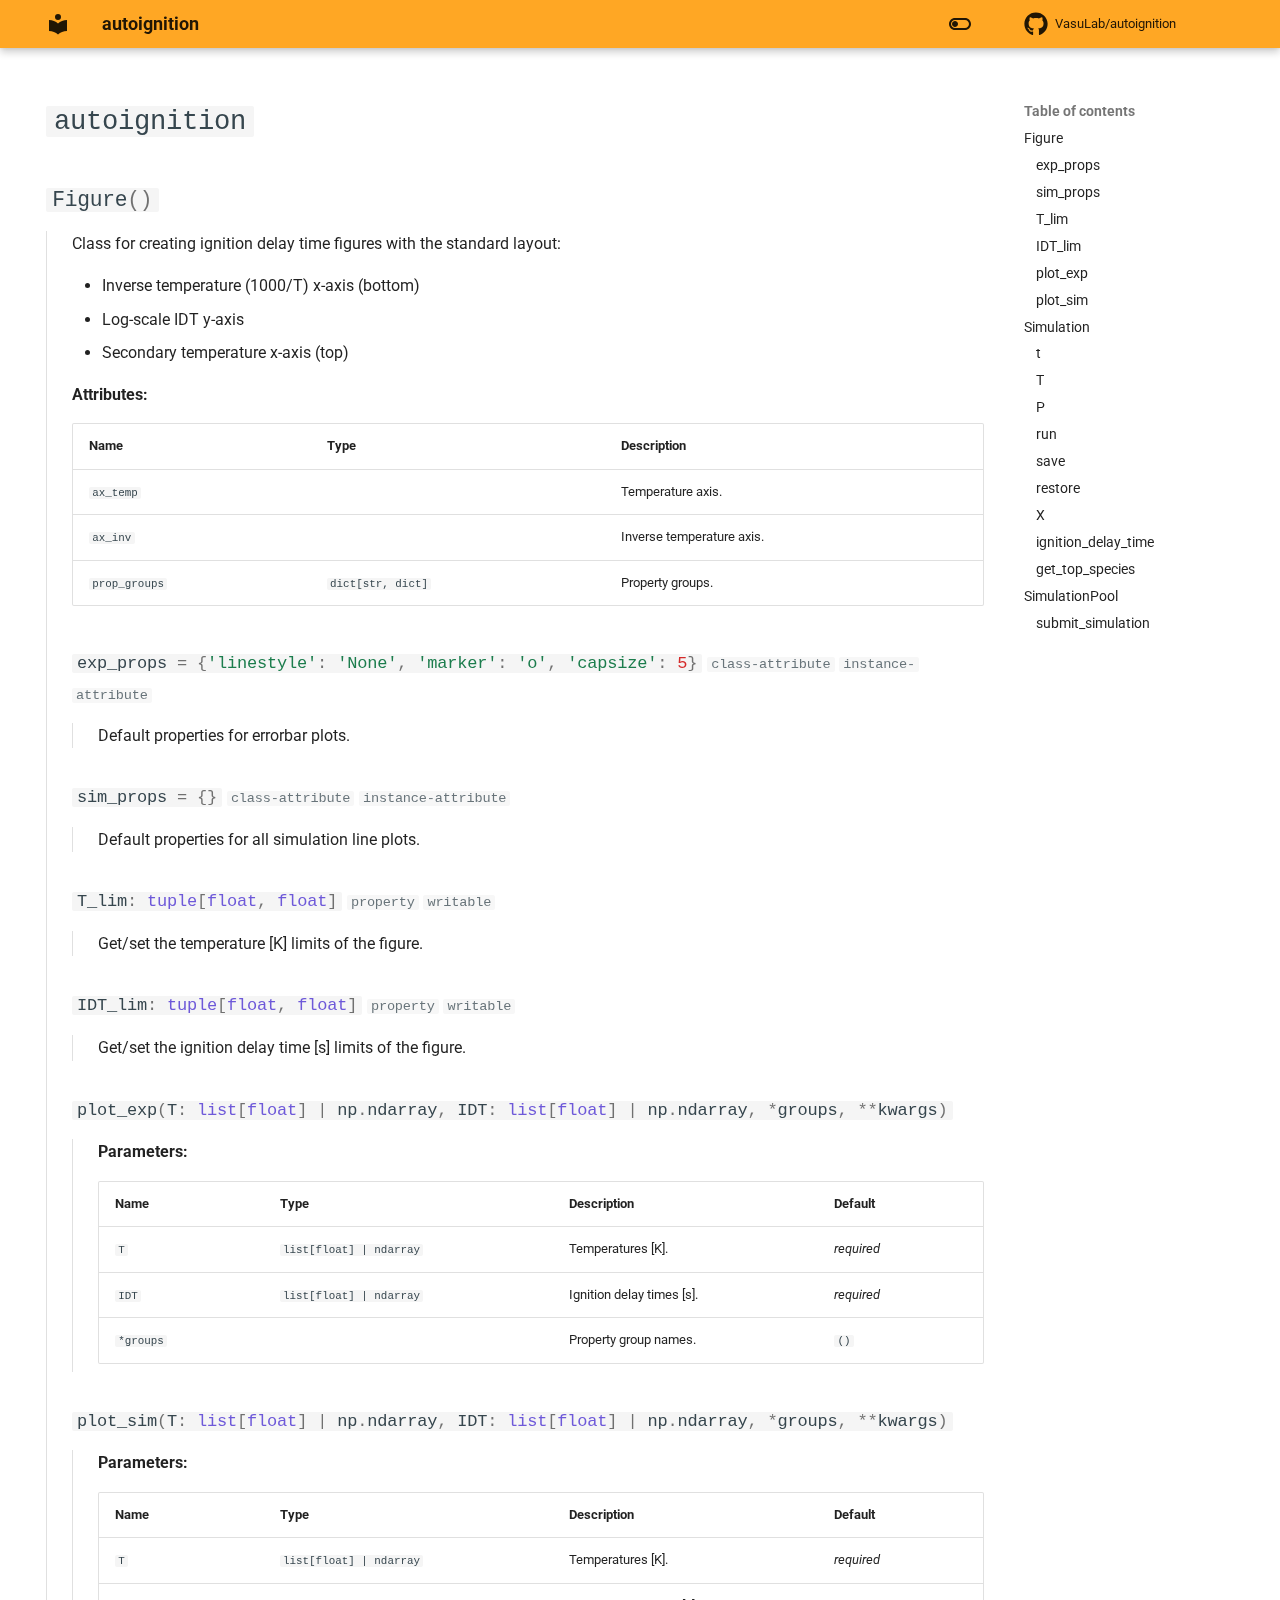
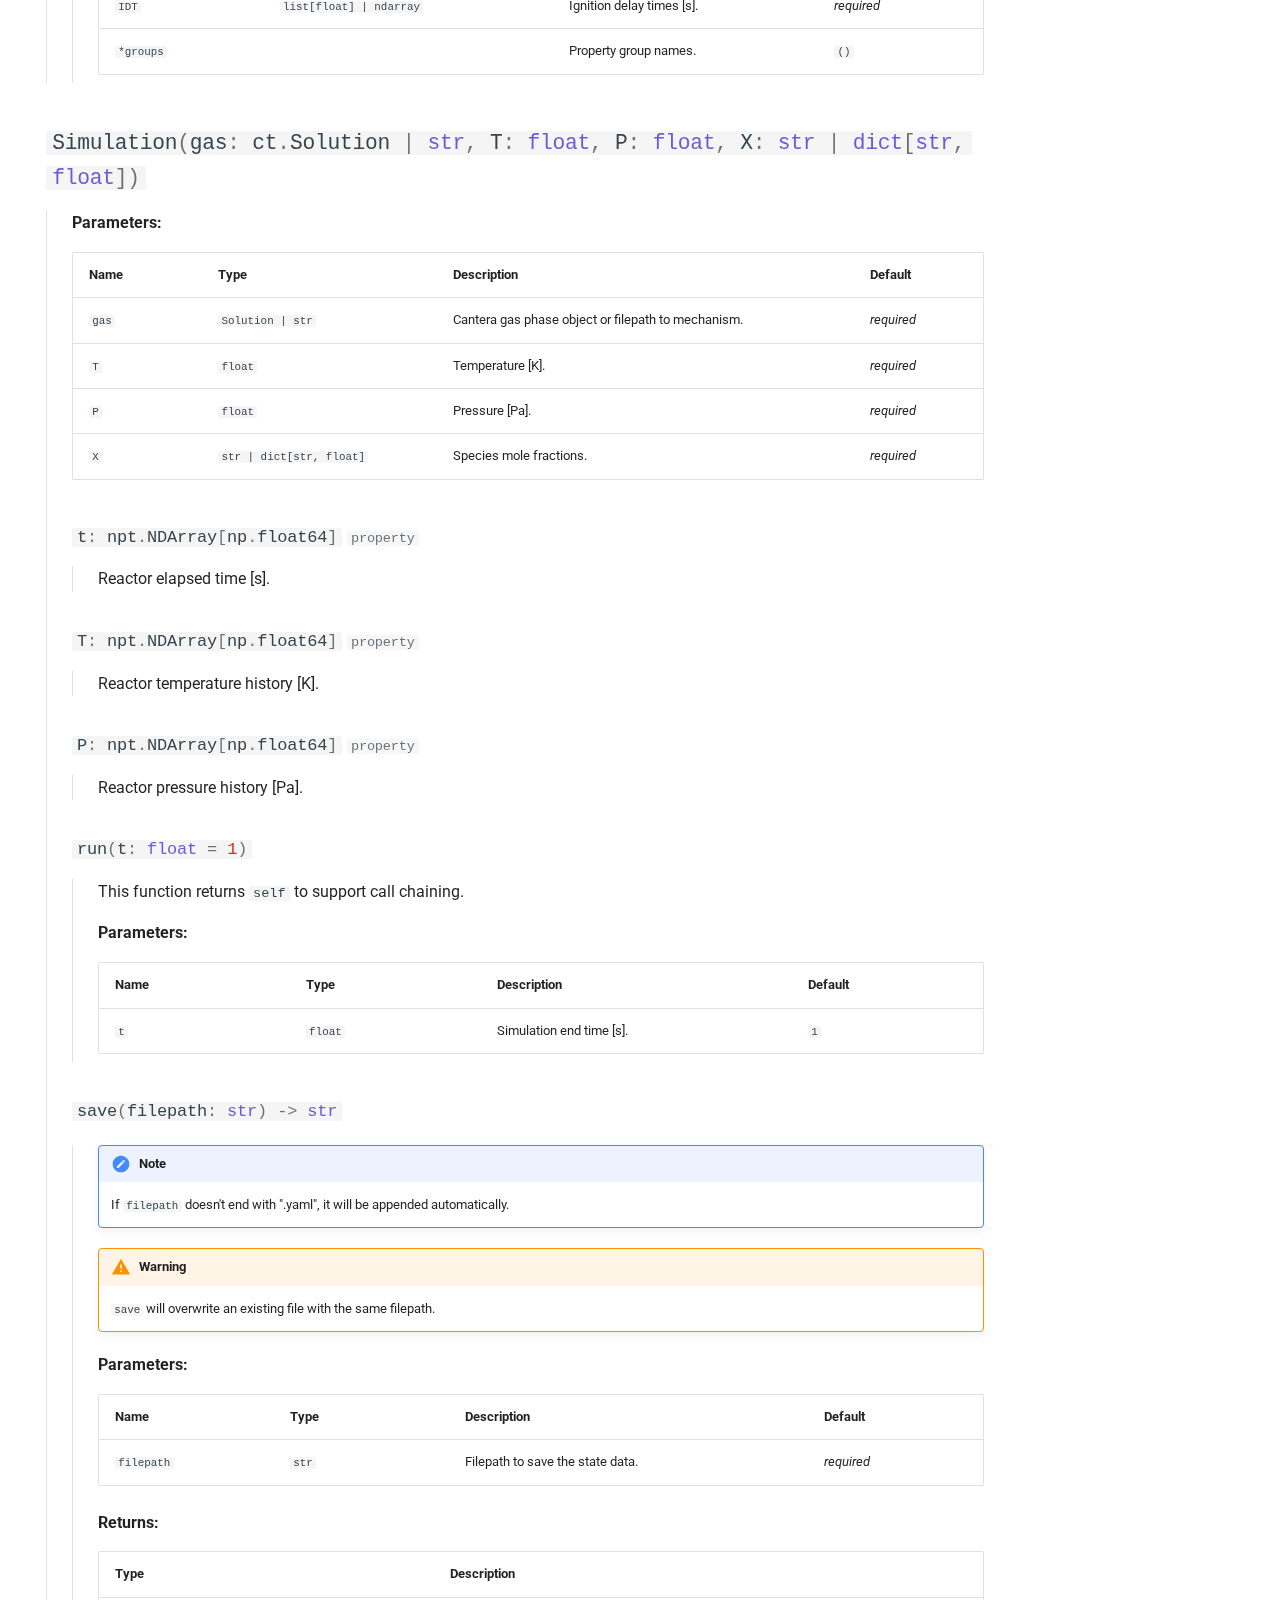
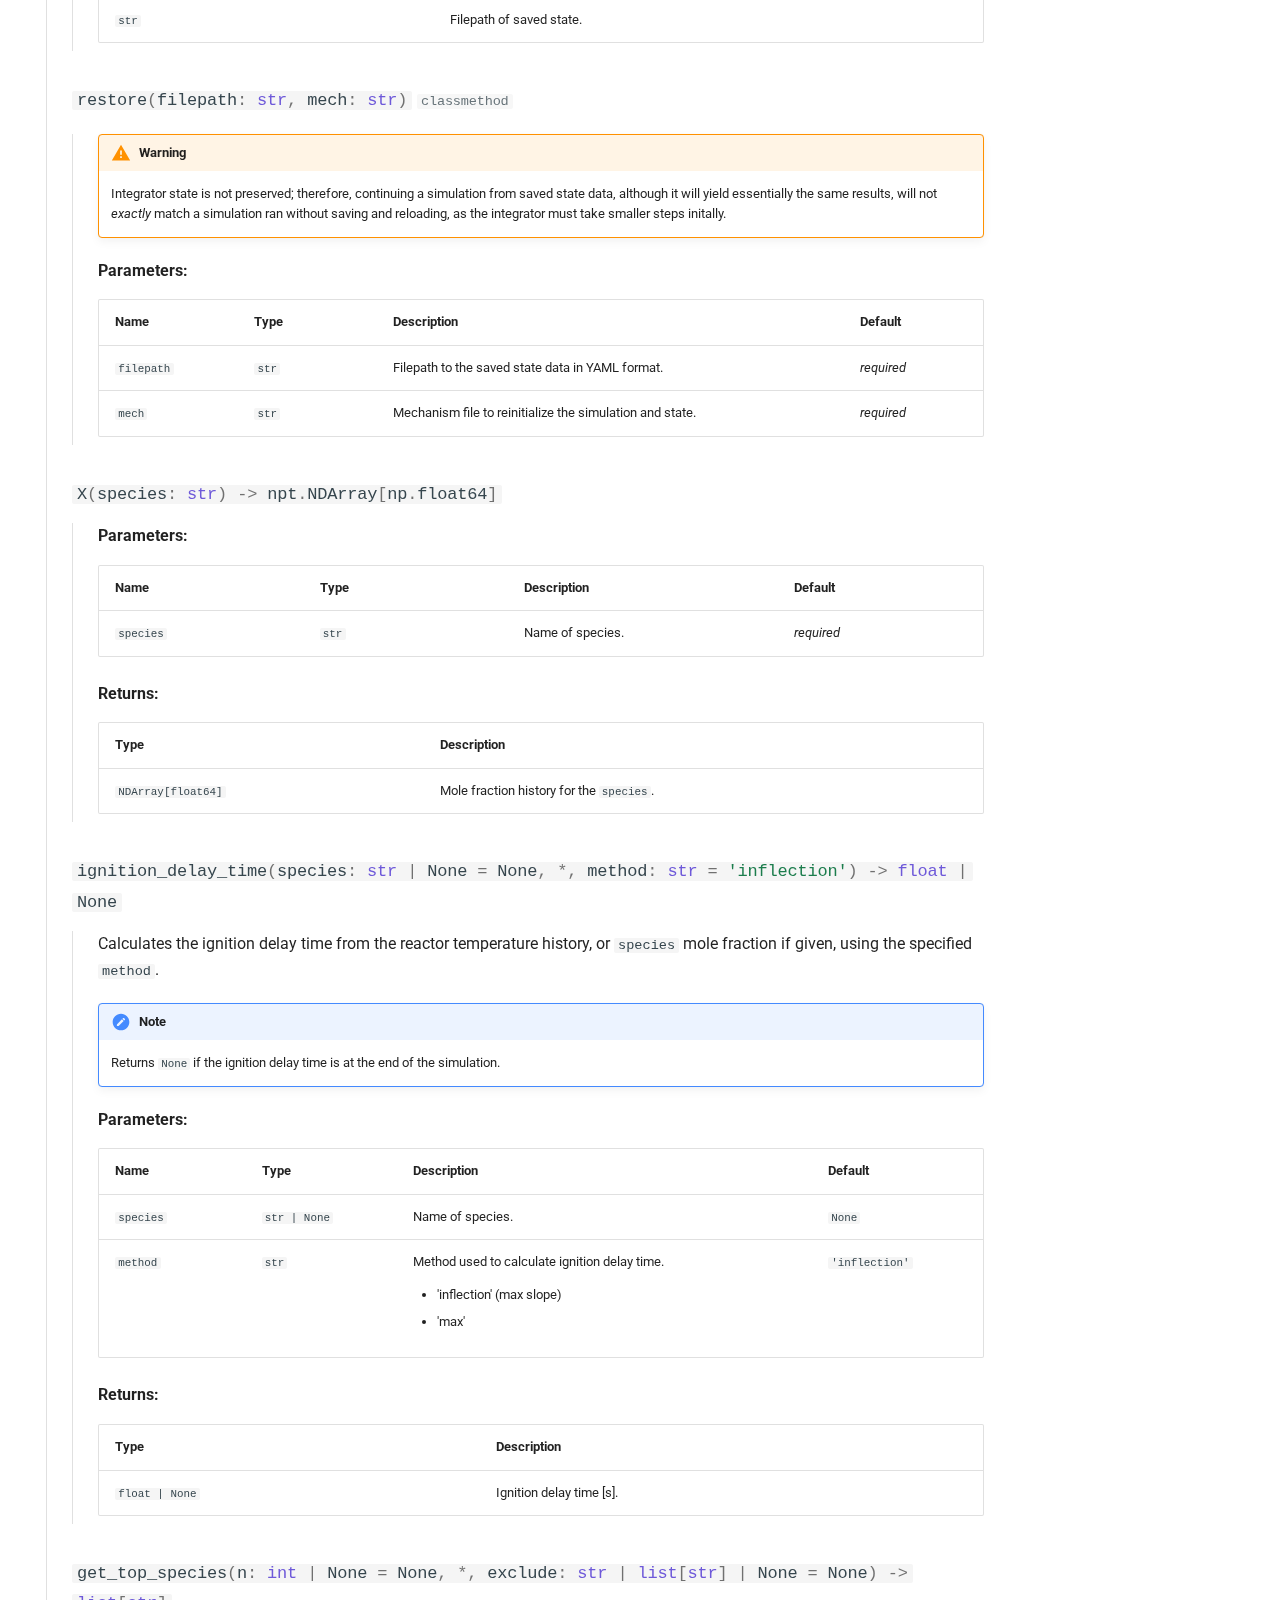
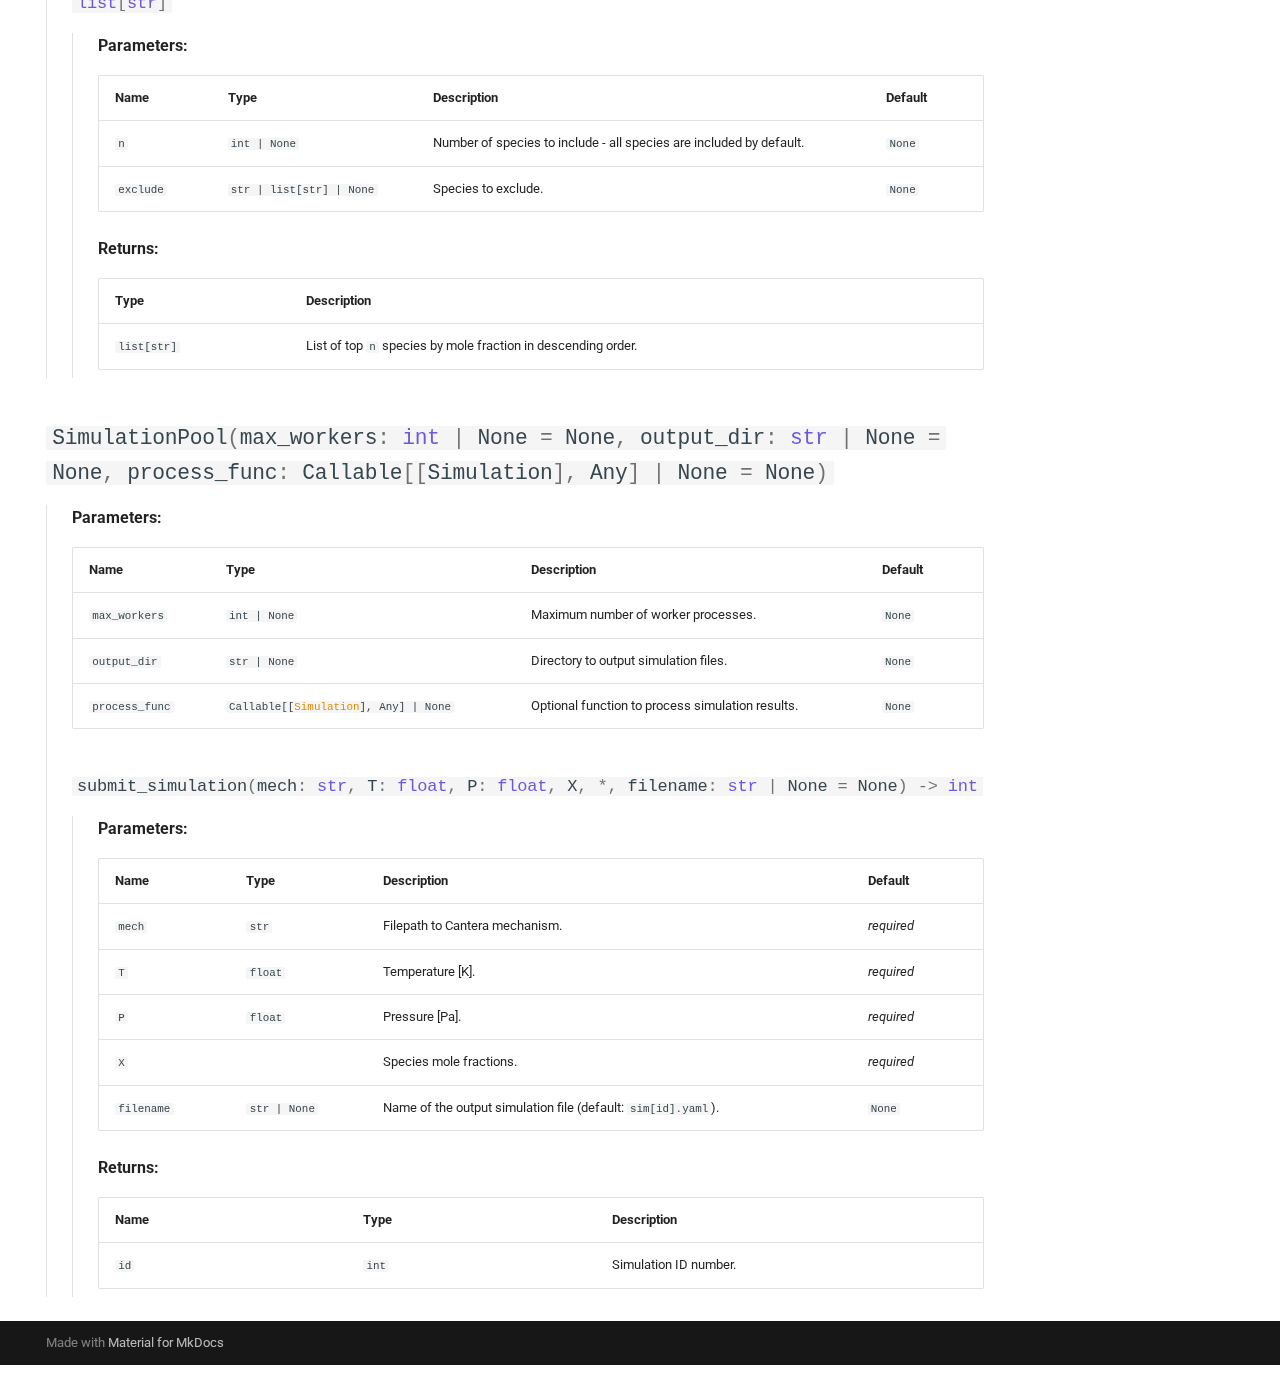
<file: index.html>
<!doctype html>
<html lang="en" class="no-js">
  <head>
    
      <meta charset="utf-8">
      <meta name="viewport" content="width=device-width,initial-scale=1">
      
      
      
      
      
      
      <link rel="icon" href="assets/images/favicon.png">
      <meta name="generator" content="mkdocs-1.6.1, mkdocs-material-9.5.34">
    
    
      
        <title>autoignition</title>
      
    
    
      <link rel="stylesheet" href="assets/stylesheets/main.35f28582.min.css">
      
        
        <link rel="stylesheet" href="assets/stylesheets/palette.06af60db.min.css">
      
      


    
    
      
    
    
      
        
        
        <link rel="preconnect" href="https://fonts.gstatic.com" crossorigin>
        <link rel="stylesheet" href="https://fonts.googleapis.com/css?family=Roboto:300,300i,400,400i,700,700i%7CConsolas:400,400i,700,700i&display=fallback">
        <style>:root{--md-text-font:"Roboto";--md-code-font:"Consolas"}</style>
      
    
    
      <link rel="stylesheet" href="assets/_mkdocstrings.css">
    
      <link rel="stylesheet" href="css/mkdocstrings.css">
    
    <script>__md_scope=new URL(".",location),__md_hash=e=>[...e].reduce(((e,_)=>(e<<5)-e+_.charCodeAt(0)),0),__md_get=(e,_=localStorage,t=__md_scope)=>JSON.parse(_.getItem(t.pathname+"."+e)),__md_set=(e,_,t=localStorage,a=__md_scope)=>{try{t.setItem(a.pathname+"."+e,JSON.stringify(_))}catch(e){}}</script>
    
      

    
    
    
  </head>
  
  
    
    
      
    
    
    
    
    <body dir="ltr" data-md-color-scheme="default" data-md-color-primary="orange" data-md-color-accent="amber">
  
    
    <input class="md-toggle" data-md-toggle="drawer" type="checkbox" id="__drawer" autocomplete="off">
    <input class="md-toggle" data-md-toggle="search" type="checkbox" id="__search" autocomplete="off">
    <label class="md-overlay" for="__drawer"></label>
    <div data-md-component="skip">
      
        
        <a href="#autoignition" class="md-skip">
          Skip to content
        </a>
      
    </div>
    <div data-md-component="announce">
      
    </div>
    
    
      

  

<header class="md-header md-header--shadow" data-md-component="header">
  <nav class="md-header__inner md-grid" aria-label="Header">
    <a href="." title="autoignition" class="md-header__button md-logo" aria-label="autoignition" data-md-component="logo">
      
  
  <svg xmlns="http://www.w3.org/2000/svg" viewBox="0 0 24 24"><path d="M12 8a3 3 0 0 0 3-3 3 3 0 0 0-3-3 3 3 0 0 0-3 3 3 3 0 0 0 3 3m0 3.54C9.64 9.35 6.5 8 3 8v11c3.5 0 6.64 1.35 9 3.54 2.36-2.19 5.5-3.54 9-3.54V8c-3.5 0-6.64 1.35-9 3.54"/></svg>

    </a>
    <label class="md-header__button md-icon" for="__drawer">
      
      <svg xmlns="http://www.w3.org/2000/svg" viewBox="0 0 24 24"><path d="M3 6h18v2H3zm0 5h18v2H3zm0 5h18v2H3z"/></svg>
    </label>
    <div class="md-header__title" data-md-component="header-title">
      <div class="md-header__ellipsis">
        <div class="md-header__topic">
          <span class="md-ellipsis">
            autoignition
          </span>
        </div>
        <div class="md-header__topic" data-md-component="header-topic">
          <span class="md-ellipsis">
            
              Home
            
          </span>
        </div>
      </div>
    </div>
    
      
        <form class="md-header__option" data-md-component="palette">
  
    
    
    
    <input class="md-option" data-md-color-media="(prefers-color-scheme: light)" data-md-color-scheme="default" data-md-color-primary="orange" data-md-color-accent="amber"  aria-label="Switch to dark mode"  type="radio" name="__palette" id="__palette_0">
    
      <label class="md-header__button md-icon" title="Switch to dark mode" for="__palette_1" hidden>
        <svg xmlns="http://www.w3.org/2000/svg" viewBox="0 0 24 24"><path d="M17 6H7c-3.31 0-6 2.69-6 6s2.69 6 6 6h10c3.31 0 6-2.69 6-6s-2.69-6-6-6m0 10H7c-2.21 0-4-1.79-4-4s1.79-4 4-4h10c2.21 0 4 1.79 4 4s-1.79 4-4 4M7 9c-1.66 0-3 1.34-3 3s1.34 3 3 3 3-1.34 3-3-1.34-3-3-3"/></svg>
      </label>
    
  
    
    
    
    <input class="md-option" data-md-color-media="(prefers-color-scheme: dark)" data-md-color-scheme="slate" data-md-color-primary="orange" data-md-color-accent="amber"  aria-label="Switch to light mode"  type="radio" name="__palette" id="__palette_1">
    
      <label class="md-header__button md-icon" title="Switch to light mode" for="__palette_0" hidden>
        <svg xmlns="http://www.w3.org/2000/svg" viewBox="0 0 24 24"><path d="M17 7H7a5 5 0 0 0-5 5 5 5 0 0 0 5 5h10a5 5 0 0 0 5-5 5 5 0 0 0-5-5m0 8a3 3 0 0 1-3-3 3 3 0 0 1 3-3 3 3 0 0 1 3 3 3 3 0 0 1-3 3"/></svg>
      </label>
    
  
</form>
      
    
    
      <script>var palette=__md_get("__palette");if(palette&&palette.color){if("(prefers-color-scheme)"===palette.color.media){var media=matchMedia("(prefers-color-scheme: light)"),input=document.querySelector(media.matches?"[data-md-color-media='(prefers-color-scheme: light)']":"[data-md-color-media='(prefers-color-scheme: dark)']");palette.color.media=input.getAttribute("data-md-color-media"),palette.color.scheme=input.getAttribute("data-md-color-scheme"),palette.color.primary=input.getAttribute("data-md-color-primary"),palette.color.accent=input.getAttribute("data-md-color-accent")}for(var[key,value]of Object.entries(palette.color))document.body.setAttribute("data-md-color-"+key,value)}</script>
    
    
    
    
      <div class="md-header__source">
        <a href="https://github.com/VasuLab/autoignition" title="Go to repository" class="md-source" data-md-component="source">
  <div class="md-source__icon md-icon">
    
    <svg xmlns="http://www.w3.org/2000/svg" viewBox="0 0 496 512"><!--! Font Awesome Free 6.6.0 by @fontawesome - https://fontawesome.com License - https://fontawesome.com/license/free (Icons: CC BY 4.0, Fonts: SIL OFL 1.1, Code: MIT License) Copyright 2024 Fonticons, Inc.--><path d="M165.9 397.4c0 2-2.3 3.6-5.2 3.6-3.3.3-5.6-1.3-5.6-3.6 0-2 2.3-3.6 5.2-3.6 3-.3 5.6 1.3 5.6 3.6m-31.1-4.5c-.7 2 1.3 4.3 4.3 4.9 2.6 1 5.6 0 6.2-2s-1.3-4.3-4.3-5.2c-2.6-.7-5.5.3-6.2 2.3m44.2-1.7c-2.9.7-4.9 2.6-4.6 4.9.3 2 2.9 3.3 5.9 2.6 2.9-.7 4.9-2.6 4.6-4.6-.3-1.9-3-3.2-5.9-2.9M244.8 8C106.1 8 0 113.3 0 252c0 110.9 69.8 205.8 169.5 239.2 12.8 2.3 17.3-5.6 17.3-12.1 0-6.2-.3-40.4-.3-61.4 0 0-70 15-84.7-29.8 0 0-11.4-29.1-27.8-36.6 0 0-22.9-15.7 1.6-15.4 0 0 24.9 2 38.6 25.8 21.9 38.6 58.6 27.5 72.9 20.9 2.3-16 8.8-27.1 16-33.7-55.9-6.2-112.3-14.3-112.3-110.5 0-27.5 7.6-41.3 23.6-58.9-2.6-6.5-11.1-33.3 2.6-67.9 20.9-6.5 69 27 69 27 20-5.6 41.5-8.5 62.8-8.5s42.8 2.9 62.8 8.5c0 0 48.1-33.6 69-27 13.7 34.7 5.2 61.4 2.6 67.9 16 17.7 25.8 31.5 25.8 58.9 0 96.5-58.9 104.2-114.8 110.5 9.2 7.9 17 22.9 17 46.4 0 33.7-.3 75.4-.3 83.6 0 6.5 4.6 14.4 17.3 12.1C428.2 457.8 496 362.9 496 252 496 113.3 383.5 8 244.8 8M97.2 352.9c-1.3 1-1 3.3.7 5.2 1.6 1.6 3.9 2.3 5.2 1 1.3-1 1-3.3-.7-5.2-1.6-1.6-3.9-2.3-5.2-1m-10.8-8.1c-.7 1.3.3 2.9 2.3 3.9 1.6 1 3.6.7 4.3-.7.7-1.3-.3-2.9-2.3-3.9-2-.6-3.6-.3-4.3.7m32.4 35.6c-1.6 1.3-1 4.3 1.3 6.2 2.3 2.3 5.2 2.6 6.5 1 1.3-1.3.7-4.3-1.3-6.2-2.2-2.3-5.2-2.6-6.5-1m-11.4-14.7c-1.6 1-1.6 3.6 0 5.9s4.3 3.3 5.6 2.3c1.6-1.3 1.6-3.9 0-6.2-1.4-2.3-4-3.3-5.6-2"/></svg>
  </div>
  <div class="md-source__repository">
    VasuLab/autoignition
  </div>
</a>
      </div>
    
  </nav>
  
</header>
    
    <div class="md-container" data-md-component="container">
      
      
        
          
        
      
      <main class="md-main" data-md-component="main">
        <div class="md-main__inner md-grid">
          
            
              
                
              
              <div class="md-sidebar md-sidebar--primary" data-md-component="sidebar" data-md-type="navigation" hidden>
                <div class="md-sidebar__scrollwrap">
                  <div class="md-sidebar__inner">
                    



<nav class="md-nav md-nav--primary" aria-label="Navigation" data-md-level="0">
  <label class="md-nav__title" for="__drawer">
    <a href="." title="autoignition" class="md-nav__button md-logo" aria-label="autoignition" data-md-component="logo">
      
  
  <svg xmlns="http://www.w3.org/2000/svg" viewBox="0 0 24 24"><path d="M12 8a3 3 0 0 0 3-3 3 3 0 0 0-3-3 3 3 0 0 0-3 3 3 3 0 0 0 3 3m0 3.54C9.64 9.35 6.5 8 3 8v11c3.5 0 6.64 1.35 9 3.54 2.36-2.19 5.5-3.54 9-3.54V8c-3.5 0-6.64 1.35-9 3.54"/></svg>

    </a>
    autoignition
  </label>
  
    <div class="md-nav__source">
      <a href="https://github.com/VasuLab/autoignition" title="Go to repository" class="md-source" data-md-component="source">
  <div class="md-source__icon md-icon">
    
    <svg xmlns="http://www.w3.org/2000/svg" viewBox="0 0 496 512"><!--! Font Awesome Free 6.6.0 by @fontawesome - https://fontawesome.com License - https://fontawesome.com/license/free (Icons: CC BY 4.0, Fonts: SIL OFL 1.1, Code: MIT License) Copyright 2024 Fonticons, Inc.--><path d="M165.9 397.4c0 2-2.3 3.6-5.2 3.6-3.3.3-5.6-1.3-5.6-3.6 0-2 2.3-3.6 5.2-3.6 3-.3 5.6 1.3 5.6 3.6m-31.1-4.5c-.7 2 1.3 4.3 4.3 4.9 2.6 1 5.6 0 6.2-2s-1.3-4.3-4.3-5.2c-2.6-.7-5.5.3-6.2 2.3m44.2-1.7c-2.9.7-4.9 2.6-4.6 4.9.3 2 2.9 3.3 5.9 2.6 2.9-.7 4.9-2.6 4.6-4.6-.3-1.9-3-3.2-5.9-2.9M244.8 8C106.1 8 0 113.3 0 252c0 110.9 69.8 205.8 169.5 239.2 12.8 2.3 17.3-5.6 17.3-12.1 0-6.2-.3-40.4-.3-61.4 0 0-70 15-84.7-29.8 0 0-11.4-29.1-27.8-36.6 0 0-22.9-15.7 1.6-15.4 0 0 24.9 2 38.6 25.8 21.9 38.6 58.6 27.5 72.9 20.9 2.3-16 8.8-27.1 16-33.7-55.9-6.2-112.3-14.3-112.3-110.5 0-27.5 7.6-41.3 23.6-58.9-2.6-6.5-11.1-33.3 2.6-67.9 20.9-6.5 69 27 69 27 20-5.6 41.5-8.5 62.8-8.5s42.8 2.9 62.8 8.5c0 0 48.1-33.6 69-27 13.7 34.7 5.2 61.4 2.6 67.9 16 17.7 25.8 31.5 25.8 58.9 0 96.5-58.9 104.2-114.8 110.5 9.2 7.9 17 22.9 17 46.4 0 33.7-.3 75.4-.3 83.6 0 6.5 4.6 14.4 17.3 12.1C428.2 457.8 496 362.9 496 252 496 113.3 383.5 8 244.8 8M97.2 352.9c-1.3 1-1 3.3.7 5.2 1.6 1.6 3.9 2.3 5.2 1 1.3-1 1-3.3-.7-5.2-1.6-1.6-3.9-2.3-5.2-1m-10.8-8.1c-.7 1.3.3 2.9 2.3 3.9 1.6 1 3.6.7 4.3-.7.7-1.3-.3-2.9-2.3-3.9-2-.6-3.6-.3-4.3.7m32.4 35.6c-1.6 1.3-1 4.3 1.3 6.2 2.3 2.3 5.2 2.6 6.5 1 1.3-1.3.7-4.3-1.3-6.2-2.2-2.3-5.2-2.6-6.5-1m-11.4-14.7c-1.6 1-1.6 3.6 0 5.9s4.3 3.3 5.6 2.3c1.6-1.3 1.6-3.9 0-6.2-1.4-2.3-4-3.3-5.6-2"/></svg>
  </div>
  <div class="md-source__repository">
    VasuLab/autoignition
  </div>
</a>
    </div>
  
  <ul class="md-nav__list" data-md-scrollfix>
    
      
      
  
  
    
  
  
  
    <li class="md-nav__item md-nav__item--active">
      
      <input class="md-nav__toggle md-toggle" type="checkbox" id="__toc">
      
      
        
      
      
        <label class="md-nav__link md-nav__link--active" for="__toc">
          
  
  <span class="md-ellipsis">
    Home
  </span>
  

          <span class="md-nav__icon md-icon"></span>
        </label>
      
      <a href="." class="md-nav__link md-nav__link--active">
        
  
  <span class="md-ellipsis">
    Home
  </span>
  

      </a>
      
        

<nav class="md-nav md-nav--secondary" aria-label="Table of contents">
  
  
  
    
  
  
    <label class="md-nav__title" for="__toc">
      <span class="md-nav__icon md-icon"></span>
      Table of contents
    </label>
    <ul class="md-nav__list" data-md-component="toc" data-md-scrollfix>
      
        <li class="md-nav__item">
  <a href="#autoignition.Figure" class="md-nav__link">
    <span class="md-ellipsis">
      Figure
    </span>
  </a>
  
    <nav class="md-nav" aria-label="Figure">
      <ul class="md-nav__list">
        
          <li class="md-nav__item">
  <a href="#autoignition.Figure.exp_props" class="md-nav__link">
    <span class="md-ellipsis">
      exp_props
    </span>
  </a>
  
</li>
        
          <li class="md-nav__item">
  <a href="#autoignition.Figure.sim_props" class="md-nav__link">
    <span class="md-ellipsis">
      sim_props
    </span>
  </a>
  
</li>
        
          <li class="md-nav__item">
  <a href="#autoignition.Figure.T_lim" class="md-nav__link">
    <span class="md-ellipsis">
      T_lim
    </span>
  </a>
  
</li>
        
          <li class="md-nav__item">
  <a href="#autoignition.Figure.IDT_lim" class="md-nav__link">
    <span class="md-ellipsis">
      IDT_lim
    </span>
  </a>
  
</li>
        
          <li class="md-nav__item">
  <a href="#autoignition.Figure.plot_exp" class="md-nav__link">
    <span class="md-ellipsis">
      plot_exp
    </span>
  </a>
  
</li>
        
          <li class="md-nav__item">
  <a href="#autoignition.Figure.plot_sim" class="md-nav__link">
    <span class="md-ellipsis">
      plot_sim
    </span>
  </a>
  
</li>
        
      </ul>
    </nav>
  
</li>
      
        <li class="md-nav__item">
  <a href="#autoignition.Simulation" class="md-nav__link">
    <span class="md-ellipsis">
      Simulation
    </span>
  </a>
  
    <nav class="md-nav" aria-label="Simulation">
      <ul class="md-nav__list">
        
          <li class="md-nav__item">
  <a href="#autoignition.Simulation.t" class="md-nav__link">
    <span class="md-ellipsis">
      t
    </span>
  </a>
  
</li>
        
          <li class="md-nav__item">
  <a href="#autoignition.Simulation.T" class="md-nav__link">
    <span class="md-ellipsis">
      T
    </span>
  </a>
  
</li>
        
          <li class="md-nav__item">
  <a href="#autoignition.Simulation.P" class="md-nav__link">
    <span class="md-ellipsis">
      P
    </span>
  </a>
  
</li>
        
          <li class="md-nav__item">
  <a href="#autoignition.Simulation.run" class="md-nav__link">
    <span class="md-ellipsis">
      run
    </span>
  </a>
  
</li>
        
          <li class="md-nav__item">
  <a href="#autoignition.Simulation.save" class="md-nav__link">
    <span class="md-ellipsis">
      save
    </span>
  </a>
  
</li>
        
          <li class="md-nav__item">
  <a href="#autoignition.Simulation.restore" class="md-nav__link">
    <span class="md-ellipsis">
      restore
    </span>
  </a>
  
</li>
        
          <li class="md-nav__item">
  <a href="#autoignition.Simulation.X" class="md-nav__link">
    <span class="md-ellipsis">
      X
    </span>
  </a>
  
</li>
        
          <li class="md-nav__item">
  <a href="#autoignition.Simulation.ignition_delay_time" class="md-nav__link">
    <span class="md-ellipsis">
      ignition_delay_time
    </span>
  </a>
  
</li>
        
          <li class="md-nav__item">
  <a href="#autoignition.Simulation.get_top_species" class="md-nav__link">
    <span class="md-ellipsis">
      get_top_species
    </span>
  </a>
  
</li>
        
      </ul>
    </nav>
  
</li>
      
        <li class="md-nav__item">
  <a href="#autoignition.SimulationPool" class="md-nav__link">
    <span class="md-ellipsis">
      SimulationPool
    </span>
  </a>
  
    <nav class="md-nav" aria-label="SimulationPool">
      <ul class="md-nav__list">
        
          <li class="md-nav__item">
  <a href="#autoignition.SimulationPool.submit_simulation" class="md-nav__link">
    <span class="md-ellipsis">
      submit_simulation
    </span>
  </a>
  
</li>
        
      </ul>
    </nav>
  
</li>
      
    </ul>
  
</nav>
      
    </li>
  

    
  </ul>
</nav>
                  </div>
                </div>
              </div>
            
            
              
                
              
              <div class="md-sidebar md-sidebar--secondary" data-md-component="sidebar" data-md-type="toc" >
                <div class="md-sidebar__scrollwrap">
                  <div class="md-sidebar__inner">
                    

<nav class="md-nav md-nav--secondary" aria-label="Table of contents">
  
  
  
    
  
  
    <label class="md-nav__title" for="__toc">
      <span class="md-nav__icon md-icon"></span>
      Table of contents
    </label>
    <ul class="md-nav__list" data-md-component="toc" data-md-scrollfix>
      
        <li class="md-nav__item">
  <a href="#autoignition.Figure" class="md-nav__link">
    <span class="md-ellipsis">
      Figure
    </span>
  </a>
  
    <nav class="md-nav" aria-label="Figure">
      <ul class="md-nav__list">
        
          <li class="md-nav__item">
  <a href="#autoignition.Figure.exp_props" class="md-nav__link">
    <span class="md-ellipsis">
      exp_props
    </span>
  </a>
  
</li>
        
          <li class="md-nav__item">
  <a href="#autoignition.Figure.sim_props" class="md-nav__link">
    <span class="md-ellipsis">
      sim_props
    </span>
  </a>
  
</li>
        
          <li class="md-nav__item">
  <a href="#autoignition.Figure.T_lim" class="md-nav__link">
    <span class="md-ellipsis">
      T_lim
    </span>
  </a>
  
</li>
        
          <li class="md-nav__item">
  <a href="#autoignition.Figure.IDT_lim" class="md-nav__link">
    <span class="md-ellipsis">
      IDT_lim
    </span>
  </a>
  
</li>
        
          <li class="md-nav__item">
  <a href="#autoignition.Figure.plot_exp" class="md-nav__link">
    <span class="md-ellipsis">
      plot_exp
    </span>
  </a>
  
</li>
        
          <li class="md-nav__item">
  <a href="#autoignition.Figure.plot_sim" class="md-nav__link">
    <span class="md-ellipsis">
      plot_sim
    </span>
  </a>
  
</li>
        
      </ul>
    </nav>
  
</li>
      
        <li class="md-nav__item">
  <a href="#autoignition.Simulation" class="md-nav__link">
    <span class="md-ellipsis">
      Simulation
    </span>
  </a>
  
    <nav class="md-nav" aria-label="Simulation">
      <ul class="md-nav__list">
        
          <li class="md-nav__item">
  <a href="#autoignition.Simulation.t" class="md-nav__link">
    <span class="md-ellipsis">
      t
    </span>
  </a>
  
</li>
        
          <li class="md-nav__item">
  <a href="#autoignition.Simulation.T" class="md-nav__link">
    <span class="md-ellipsis">
      T
    </span>
  </a>
  
</li>
        
          <li class="md-nav__item">
  <a href="#autoignition.Simulation.P" class="md-nav__link">
    <span class="md-ellipsis">
      P
    </span>
  </a>
  
</li>
        
          <li class="md-nav__item">
  <a href="#autoignition.Simulation.run" class="md-nav__link">
    <span class="md-ellipsis">
      run
    </span>
  </a>
  
</li>
        
          <li class="md-nav__item">
  <a href="#autoignition.Simulation.save" class="md-nav__link">
    <span class="md-ellipsis">
      save
    </span>
  </a>
  
</li>
        
          <li class="md-nav__item">
  <a href="#autoignition.Simulation.restore" class="md-nav__link">
    <span class="md-ellipsis">
      restore
    </span>
  </a>
  
</li>
        
          <li class="md-nav__item">
  <a href="#autoignition.Simulation.X" class="md-nav__link">
    <span class="md-ellipsis">
      X
    </span>
  </a>
  
</li>
        
          <li class="md-nav__item">
  <a href="#autoignition.Simulation.ignition_delay_time" class="md-nav__link">
    <span class="md-ellipsis">
      ignition_delay_time
    </span>
  </a>
  
</li>
        
          <li class="md-nav__item">
  <a href="#autoignition.Simulation.get_top_species" class="md-nav__link">
    <span class="md-ellipsis">
      get_top_species
    </span>
  </a>
  
</li>
        
      </ul>
    </nav>
  
</li>
      
        <li class="md-nav__item">
  <a href="#autoignition.SimulationPool" class="md-nav__link">
    <span class="md-ellipsis">
      SimulationPool
    </span>
  </a>
  
    <nav class="md-nav" aria-label="SimulationPool">
      <ul class="md-nav__list">
        
          <li class="md-nav__item">
  <a href="#autoignition.SimulationPool.submit_simulation" class="md-nav__link">
    <span class="md-ellipsis">
      submit_simulation
    </span>
  </a>
  
</li>
        
      </ul>
    </nav>
  
</li>
      
    </ul>
  
</nav>
                  </div>
                </div>
              </div>
            
          
          
            <div class="md-content" data-md-component="content">
              <article class="md-content__inner md-typeset">
                
                  

  
  


<div class="doc doc-object doc-module">



<h1 id="autoignition" class="doc doc-heading">
            <code>autoignition</code>


</h1>

    <div class="doc doc-contents first">



  <div class="doc doc-children">








<div class="doc doc-object doc-class">



<h2 id="autoignition.Figure" class="doc doc-heading">
              <code class="highlight language-python"><span class="n">Figure</span><span class="p">()</span></code>

</h2>


    <div class="doc doc-contents ">


        <p>Class for creating ignition delay time figures with the standard layout:</p>
<ul>
<li>Inverse temperature (1000/T) x-axis (bottom)</li>
<li>Log-scale IDT y-axis</li>
<li>Secondary temperature x-axis (top)</li>
</ul>


<p><span class="doc-section-title">Attributes:</span></p>
    <table>
      <thead>
        <tr>
          <th>Name</th>
          <th>Type</th>
          <th>Description</th>
        </tr>
      </thead>
      <tbody>
          <tr class="doc-section-item">
            <td><code><span title="autoignition.Figure.ax_temp">ax_temp</span></code></td>
            <td>
            </td>
            <td>
              <div class="doc-md-description">
                <p>Temperature axis.</p>
              </div>
            </td>
          </tr>
          <tr class="doc-section-item">
            <td><code><span title="autoignition.Figure.ax_inv">ax_inv</span></code></td>
            <td>
            </td>
            <td>
              <div class="doc-md-description">
                <p>Inverse temperature axis.</p>
              </div>
            </td>
          </tr>
          <tr class="doc-section-item">
            <td><code><span title="autoignition.Figure.prop_groups">prop_groups</span></code></td>
            <td>
                  <code>dict[str, dict]</code>
            </td>
            <td>
              <div class="doc-md-description">
                <p>Property groups.</p>
              </div>
            </td>
          </tr>
      </tbody>
    </table>




  <div class="doc doc-children">







<div class="doc doc-object doc-attribute">



<h3 id="autoignition.Figure.exp_props" class="doc doc-heading">
            <code class="highlight language-python"><span class="n">exp_props</span> <span class="o">=</span> <span class="p">{</span><span class="s1">&#39;linestyle&#39;</span><span class="p">:</span> <span class="s1">&#39;None&#39;</span><span class="p">,</span> <span class="s1">&#39;marker&#39;</span><span class="p">:</span> <span class="s1">&#39;o&#39;</span><span class="p">,</span> <span class="s1">&#39;capsize&#39;</span><span class="p">:</span> <span class="mi">5</span><span class="p">}</span></code>

  <span class="doc doc-labels">
      <small class="doc doc-label doc-label-class-attribute"><code>class-attribute</code></small>
      <small class="doc doc-label doc-label-instance-attribute"><code>instance-attribute</code></small>
  </span>

</h3>


    <div class="doc doc-contents ">

        <p>Default properties for errorbar plots.</p>
    </div>

</div>

<div class="doc doc-object doc-attribute">



<h3 id="autoignition.Figure.sim_props" class="doc doc-heading">
            <code class="highlight language-python"><span class="n">sim_props</span> <span class="o">=</span> <span class="p">{}</span></code>

  <span class="doc doc-labels">
      <small class="doc doc-label doc-label-class-attribute"><code>class-attribute</code></small>
      <small class="doc doc-label doc-label-instance-attribute"><code>instance-attribute</code></small>
  </span>

</h3>


    <div class="doc doc-contents ">

        <p>Default properties for all simulation line plots.</p>
    </div>

</div>

<div class="doc doc-object doc-attribute">



<h3 id="autoignition.Figure.T_lim" class="doc doc-heading">
            <code class="highlight language-python"><span class="n">T_lim</span><span class="p">:</span> <span class="nb">tuple</span><span class="p">[</span><span class="nb">float</span><span class="p">,</span> <span class="nb">float</span><span class="p">]</span></code>

  <span class="doc doc-labels">
      <small class="doc doc-label doc-label-property"><code>property</code></small>
      <small class="doc doc-label doc-label-writable"><code>writable</code></small>
  </span>

</h3>


    <div class="doc doc-contents ">

        <p>Get/set the temperature [K] limits of the figure.</p>
    </div>

</div>

<div class="doc doc-object doc-attribute">



<h3 id="autoignition.Figure.IDT_lim" class="doc doc-heading">
            <code class="highlight language-python"><span class="n">IDT_lim</span><span class="p">:</span> <span class="nb">tuple</span><span class="p">[</span><span class="nb">float</span><span class="p">,</span> <span class="nb">float</span><span class="p">]</span></code>

  <span class="doc doc-labels">
      <small class="doc doc-label doc-label-property"><code>property</code></small>
      <small class="doc doc-label doc-label-writable"><code>writable</code></small>
  </span>

</h3>


    <div class="doc doc-contents ">

        <p>Get/set the ignition delay time [s] limits of the figure.</p>
    </div>

</div>



<div class="doc doc-object doc-function">


<h3 id="autoignition.Figure.plot_exp" class="doc doc-heading">
            <code class="highlight language-python"><span class="n">plot_exp</span><span class="p">(</span><span class="n">T</span><span class="p">:</span> <span class="nb">list</span><span class="p">[</span><span class="nb">float</span><span class="p">]</span> <span class="o">|</span> <span class="n">np</span><span class="o">.</span><span class="n">ndarray</span><span class="p">,</span> <span class="n">IDT</span><span class="p">:</span> <span class="nb">list</span><span class="p">[</span><span class="nb">float</span><span class="p">]</span> <span class="o">|</span> <span class="n">np</span><span class="o">.</span><span class="n">ndarray</span><span class="p">,</span> <span class="o">*</span><span class="n">groups</span><span class="p">,</span> <span class="o">**</span><span class="n">kwargs</span><span class="p">)</span></code>

</h3>


    <div class="doc doc-contents ">



<p><span class="doc-section-title">Parameters:</span></p>
    <table>
      <thead>
        <tr>
          <th>Name</th>
          <th>Type</th>
          <th>Description</th>
          <th>Default</th>
        </tr>
      </thead>
      <tbody>
          <tr class="doc-section-item">
            <td><code>T</code></td>
            <td>
                  <code>list[float] | <span title="numpy.ndarray">ndarray</span></code>
            </td>
            <td>
              <div class="doc-md-description">
                <p>Temperatures [K].</p>
              </div>
            </td>
            <td>
                <em>required</em>
            </td>
          </tr>
          <tr class="doc-section-item">
            <td><code>IDT</code></td>
            <td>
                  <code>list[float] | <span title="numpy.ndarray">ndarray</span></code>
            </td>
            <td>
              <div class="doc-md-description">
                <p>Ignition delay times [s].</p>
              </div>
            </td>
            <td>
                <em>required</em>
            </td>
          </tr>
          <tr class="doc-section-item">
            <td><code>*groups</code></td>
            <td>
            </td>
            <td>
              <div class="doc-md-description">
                <p>Property group names.</p>
              </div>
            </td>
            <td>
                  <code>()</code>
            </td>
          </tr>
      </tbody>
    </table>

    </div>

</div>

<div class="doc doc-object doc-function">


<h3 id="autoignition.Figure.plot_sim" class="doc doc-heading">
            <code class="highlight language-python"><span class="n">plot_sim</span><span class="p">(</span><span class="n">T</span><span class="p">:</span> <span class="nb">list</span><span class="p">[</span><span class="nb">float</span><span class="p">]</span> <span class="o">|</span> <span class="n">np</span><span class="o">.</span><span class="n">ndarray</span><span class="p">,</span> <span class="n">IDT</span><span class="p">:</span> <span class="nb">list</span><span class="p">[</span><span class="nb">float</span><span class="p">]</span> <span class="o">|</span> <span class="n">np</span><span class="o">.</span><span class="n">ndarray</span><span class="p">,</span> <span class="o">*</span><span class="n">groups</span><span class="p">,</span> <span class="o">**</span><span class="n">kwargs</span><span class="p">)</span></code>

</h3>


    <div class="doc doc-contents ">



<p><span class="doc-section-title">Parameters:</span></p>
    <table>
      <thead>
        <tr>
          <th>Name</th>
          <th>Type</th>
          <th>Description</th>
          <th>Default</th>
        </tr>
      </thead>
      <tbody>
          <tr class="doc-section-item">
            <td><code>T</code></td>
            <td>
                  <code>list[float] | <span title="numpy.ndarray">ndarray</span></code>
            </td>
            <td>
              <div class="doc-md-description">
                <p>Temperatures [K].</p>
              </div>
            </td>
            <td>
                <em>required</em>
            </td>
          </tr>
          <tr class="doc-section-item">
            <td><code>IDT</code></td>
            <td>
                  <code>list[float] | <span title="numpy.ndarray">ndarray</span></code>
            </td>
            <td>
              <div class="doc-md-description">
                <p>Ignition delay times [s].</p>
              </div>
            </td>
            <td>
                <em>required</em>
            </td>
          </tr>
          <tr class="doc-section-item">
            <td><code>*groups</code></td>
            <td>
            </td>
            <td>
              <div class="doc-md-description">
                <p>Property group names.</p>
              </div>
            </td>
            <td>
                  <code>()</code>
            </td>
          </tr>
      </tbody>
    </table>

    </div>

</div>



  </div>

    </div>

</div>

<div class="doc doc-object doc-class">



<h2 id="autoignition.Simulation" class="doc doc-heading">
              <code class="highlight language-python"><span class="n">Simulation</span><span class="p">(</span><span class="n">gas</span><span class="p">:</span> <span class="n">ct</span><span class="o">.</span><span class="n">Solution</span> <span class="o">|</span> <span class="nb">str</span><span class="p">,</span> <span class="n">T</span><span class="p">:</span> <span class="nb">float</span><span class="p">,</span> <span class="n">P</span><span class="p">:</span> <span class="nb">float</span><span class="p">,</span> <span class="n">X</span><span class="p">:</span> <span class="nb">str</span> <span class="o">|</span> <span class="nb">dict</span><span class="p">[</span><span class="nb">str</span><span class="p">,</span> <span class="nb">float</span><span class="p">])</span></code>

</h2>


    <div class="doc doc-contents ">




<p><span class="doc-section-title">Parameters:</span></p>
    <table>
      <thead>
        <tr>
          <th>Name</th>
          <th>Type</th>
          <th>Description</th>
          <th>Default</th>
        </tr>
      </thead>
      <tbody>
          <tr class="doc-section-item">
            <td><code>gas</code></td>
            <td>
                  <code><span title="cantera.Solution">Solution</span> | str</code>
            </td>
            <td>
              <div class="doc-md-description">
                <p>Cantera gas phase object or filepath to mechanism.</p>
              </div>
            </td>
            <td>
                <em>required</em>
            </td>
          </tr>
          <tr class="doc-section-item">
            <td><code>T</code></td>
            <td>
                  <code>float</code>
            </td>
            <td>
              <div class="doc-md-description">
                <p>Temperature [K].</p>
              </div>
            </td>
            <td>
                <em>required</em>
            </td>
          </tr>
          <tr class="doc-section-item">
            <td><code>P</code></td>
            <td>
                  <code>float</code>
            </td>
            <td>
              <div class="doc-md-description">
                <p>Pressure [Pa].</p>
              </div>
            </td>
            <td>
                <em>required</em>
            </td>
          </tr>
          <tr class="doc-section-item">
            <td><code>X</code></td>
            <td>
                  <code>str | dict[str, float]</code>
            </td>
            <td>
              <div class="doc-md-description">
                <p>Species mole fractions.</p>
              </div>
            </td>
            <td>
                <em>required</em>
            </td>
          </tr>
      </tbody>
    </table>




  <div class="doc doc-children">







<div class="doc doc-object doc-attribute">



<h3 id="autoignition.Simulation.t" class="doc doc-heading">
            <code class="highlight language-python"><span class="n">t</span><span class="p">:</span> <span class="n">npt</span><span class="o">.</span><span class="n">NDArray</span><span class="p">[</span><span class="n">np</span><span class="o">.</span><span class="n">float64</span><span class="p">]</span></code>

  <span class="doc doc-labels">
      <small class="doc doc-label doc-label-property"><code>property</code></small>
  </span>

</h3>


    <div class="doc doc-contents ">

        <p>Reactor elapsed time [s].</p>
    </div>

</div>

<div class="doc doc-object doc-attribute">



<h3 id="autoignition.Simulation.T" class="doc doc-heading">
            <code class="highlight language-python"><span class="n">T</span><span class="p">:</span> <span class="n">npt</span><span class="o">.</span><span class="n">NDArray</span><span class="p">[</span><span class="n">np</span><span class="o">.</span><span class="n">float64</span><span class="p">]</span></code>

  <span class="doc doc-labels">
      <small class="doc doc-label doc-label-property"><code>property</code></small>
  </span>

</h3>


    <div class="doc doc-contents ">

        <p>Reactor temperature history [K].</p>
    </div>

</div>

<div class="doc doc-object doc-attribute">



<h3 id="autoignition.Simulation.P" class="doc doc-heading">
            <code class="highlight language-python"><span class="n">P</span><span class="p">:</span> <span class="n">npt</span><span class="o">.</span><span class="n">NDArray</span><span class="p">[</span><span class="n">np</span><span class="o">.</span><span class="n">float64</span><span class="p">]</span></code>

  <span class="doc doc-labels">
      <small class="doc doc-label doc-label-property"><code>property</code></small>
  </span>

</h3>


    <div class="doc doc-contents ">

        <p>Reactor pressure history [Pa].</p>
    </div>

</div>



<div class="doc doc-object doc-function">


<h3 id="autoignition.Simulation.run" class="doc doc-heading">
            <code class="highlight language-python"><span class="n">run</span><span class="p">(</span><span class="n">t</span><span class="p">:</span> <span class="nb">float</span> <span class="o">=</span> <span class="mi">1</span><span class="p">)</span></code>

</h3>


    <div class="doc doc-contents ">

        <p>This function returns <code>self</code> to support call chaining.</p>


<p><span class="doc-section-title">Parameters:</span></p>
    <table>
      <thead>
        <tr>
          <th>Name</th>
          <th>Type</th>
          <th>Description</th>
          <th>Default</th>
        </tr>
      </thead>
      <tbody>
          <tr class="doc-section-item">
            <td><code>t</code></td>
            <td>
                  <code>float</code>
            </td>
            <td>
              <div class="doc-md-description">
                <p>Simulation end time [s].</p>
              </div>
            </td>
            <td>
                  <code>1</code>
            </td>
          </tr>
      </tbody>
    </table>

    </div>

</div>

<div class="doc doc-object doc-function">


<h3 id="autoignition.Simulation.save" class="doc doc-heading">
            <code class="highlight language-python"><span class="n">save</span><span class="p">(</span><span class="n">filepath</span><span class="p">:</span> <span class="nb">str</span><span class="p">)</span> <span class="o">-&gt;</span> <span class="nb">str</span></code>

</h3>


    <div class="doc doc-contents ">

        <div class="admonition note">
<p class="admonition-title">Note</p>
<p>If <code>filepath</code> doesn't end with ".yaml", it will be appended automatically.</p>
</div>
<div class="admonition warning">
<p class="admonition-title">Warning</p>
<p><code>save</code> will overwrite an existing file with the same filepath.</p>
</div>


<p><span class="doc-section-title">Parameters:</span></p>
    <table>
      <thead>
        <tr>
          <th>Name</th>
          <th>Type</th>
          <th>Description</th>
          <th>Default</th>
        </tr>
      </thead>
      <tbody>
          <tr class="doc-section-item">
            <td><code>filepath</code></td>
            <td>
                  <code>str</code>
            </td>
            <td>
              <div class="doc-md-description">
                <p>Filepath to save the state data.</p>
              </div>
            </td>
            <td>
                <em>required</em>
            </td>
          </tr>
      </tbody>
    </table>


    <p><span class="doc-section-title">Returns:</span></p>
    <table>
      <thead>
        <tr>
          <th>Type</th>
          <th>Description</th>
        </tr>
      </thead>
      <tbody>
          <tr class="doc-section-item">
            <td>
                  <code>str</code>
            </td>
            <td>
              <div class="doc-md-description">
                <p>Filepath of saved state.</p>
              </div>
            </td>
          </tr>
      </tbody>
    </table>

    </div>

</div>

<div class="doc doc-object doc-function">


<h3 id="autoignition.Simulation.restore" class="doc doc-heading">
            <code class="highlight language-python"><span class="n">restore</span><span class="p">(</span><span class="n">filepath</span><span class="p">:</span> <span class="nb">str</span><span class="p">,</span> <span class="n">mech</span><span class="p">:</span> <span class="nb">str</span><span class="p">)</span></code>

  <span class="doc doc-labels">
      <small class="doc doc-label doc-label-classmethod"><code>classmethod</code></small>
  </span>

</h3>


    <div class="doc doc-contents ">

        <div class="admonition warning">
<p class="admonition-title">Warning</p>
<p>Integrator state is not preserved; therefore, continuing a simulation from saved
state data, although it will yield essentially the same results, will not <em>exactly</em> match a
simulation ran without saving and reloading, as the integrator must take smaller steps initally.</p>
</div>


<p><span class="doc-section-title">Parameters:</span></p>
    <table>
      <thead>
        <tr>
          <th>Name</th>
          <th>Type</th>
          <th>Description</th>
          <th>Default</th>
        </tr>
      </thead>
      <tbody>
          <tr class="doc-section-item">
            <td><code>filepath</code></td>
            <td>
                  <code>str</code>
            </td>
            <td>
              <div class="doc-md-description">
                <p>Filepath to the saved state data in YAML format.</p>
              </div>
            </td>
            <td>
                <em>required</em>
            </td>
          </tr>
          <tr class="doc-section-item">
            <td><code>mech</code></td>
            <td>
                  <code>str</code>
            </td>
            <td>
              <div class="doc-md-description">
                <p>Mechanism file to reinitialize the simulation and state.</p>
              </div>
            </td>
            <td>
                <em>required</em>
            </td>
          </tr>
      </tbody>
    </table>

    </div>

</div>

<div class="doc doc-object doc-function">


<h3 id="autoignition.Simulation.X" class="doc doc-heading">
            <code class="highlight language-python"><span class="n">X</span><span class="p">(</span><span class="n">species</span><span class="p">:</span> <span class="nb">str</span><span class="p">)</span> <span class="o">-&gt;</span> <span class="n">npt</span><span class="o">.</span><span class="n">NDArray</span><span class="p">[</span><span class="n">np</span><span class="o">.</span><span class="n">float64</span><span class="p">]</span></code>

</h3>


    <div class="doc doc-contents ">



<p><span class="doc-section-title">Parameters:</span></p>
    <table>
      <thead>
        <tr>
          <th>Name</th>
          <th>Type</th>
          <th>Description</th>
          <th>Default</th>
        </tr>
      </thead>
      <tbody>
          <tr class="doc-section-item">
            <td><code>species</code></td>
            <td>
                  <code>str</code>
            </td>
            <td>
              <div class="doc-md-description">
                <p>Name of species.</p>
              </div>
            </td>
            <td>
                <em>required</em>
            </td>
          </tr>
      </tbody>
    </table>


    <p><span class="doc-section-title">Returns:</span></p>
    <table>
      <thead>
        <tr>
          <th>Type</th>
          <th>Description</th>
        </tr>
      </thead>
      <tbody>
          <tr class="doc-section-item">
            <td>
                  <code><span title="numpy.typing.NDArray">NDArray</span>[<span title="numpy.float64">float64</span>]</code>
            </td>
            <td>
              <div class="doc-md-description">
                <p>Mole fraction history for the <code>species</code>.</p>
              </div>
            </td>
          </tr>
      </tbody>
    </table>

    </div>

</div>

<div class="doc doc-object doc-function">


<h3 id="autoignition.Simulation.ignition_delay_time" class="doc doc-heading">
            <code class="highlight language-python"><span class="n">ignition_delay_time</span><span class="p">(</span><span class="n">species</span><span class="p">:</span> <span class="nb">str</span> <span class="o">|</span> <span class="kc">None</span> <span class="o">=</span> <span class="kc">None</span><span class="p">,</span> <span class="o">*</span><span class="p">,</span> <span class="n">method</span><span class="p">:</span> <span class="nb">str</span> <span class="o">=</span> <span class="s1">&#39;inflection&#39;</span><span class="p">)</span> <span class="o">-&gt;</span> <span class="nb">float</span> <span class="o">|</span> <span class="kc">None</span></code>

</h3>


    <div class="doc doc-contents ">

        <p>Calculates the ignition delay time from the reactor temperature history, or <code>species</code> mole fraction if given,
using the specified <code>method</code>.</p>
<div class="admonition note">
<p class="admonition-title">Note</p>
<p>Returns <code>None</code> if the ignition delay time is at the end of the simulation.</p>
</div>


<p><span class="doc-section-title">Parameters:</span></p>
    <table>
      <thead>
        <tr>
          <th>Name</th>
          <th>Type</th>
          <th>Description</th>
          <th>Default</th>
        </tr>
      </thead>
      <tbody>
          <tr class="doc-section-item">
            <td><code>species</code></td>
            <td>
                  <code>str | None</code>
            </td>
            <td>
              <div class="doc-md-description">
                <p>Name of species.</p>
              </div>
            </td>
            <td>
                  <code>None</code>
            </td>
          </tr>
          <tr class="doc-section-item">
            <td><code>method</code></td>
            <td>
                  <code>str</code>
            </td>
            <td>
              <div class="doc-md-description">
                <p>Method used to calculate ignition delay time.</p>
<ul>
<li>'inflection' (max slope)</li>
<li>'max'</li>
</ul>
              </div>
            </td>
            <td>
                  <code>&#39;inflection&#39;</code>
            </td>
          </tr>
      </tbody>
    </table>


    <p><span class="doc-section-title">Returns:</span></p>
    <table>
      <thead>
        <tr>
          <th>Type</th>
          <th>Description</th>
        </tr>
      </thead>
      <tbody>
          <tr class="doc-section-item">
            <td>
                  <code>float | None</code>
            </td>
            <td>
              <div class="doc-md-description">
                <p>Ignition delay time [s].</p>
              </div>
            </td>
          </tr>
      </tbody>
    </table>

    </div>

</div>

<div class="doc doc-object doc-function">


<h3 id="autoignition.Simulation.get_top_species" class="doc doc-heading">
            <code class="highlight language-python"><span class="n">get_top_species</span><span class="p">(</span><span class="n">n</span><span class="p">:</span> <span class="nb">int</span> <span class="o">|</span> <span class="kc">None</span> <span class="o">=</span> <span class="kc">None</span><span class="p">,</span> <span class="o">*</span><span class="p">,</span> <span class="n">exclude</span><span class="p">:</span> <span class="nb">str</span> <span class="o">|</span> <span class="nb">list</span><span class="p">[</span><span class="nb">str</span><span class="p">]</span> <span class="o">|</span> <span class="kc">None</span> <span class="o">=</span> <span class="kc">None</span><span class="p">)</span> <span class="o">-&gt;</span> <span class="nb">list</span><span class="p">[</span><span class="nb">str</span><span class="p">]</span></code>

</h3>


    <div class="doc doc-contents ">



<p><span class="doc-section-title">Parameters:</span></p>
    <table>
      <thead>
        <tr>
          <th>Name</th>
          <th>Type</th>
          <th>Description</th>
          <th>Default</th>
        </tr>
      </thead>
      <tbody>
          <tr class="doc-section-item">
            <td><code>n</code></td>
            <td>
                  <code>int | None</code>
            </td>
            <td>
              <div class="doc-md-description">
                <p>Number of species to include - all species are included by default.</p>
              </div>
            </td>
            <td>
                  <code>None</code>
            </td>
          </tr>
          <tr class="doc-section-item">
            <td><code>exclude</code></td>
            <td>
                  <code>str | list[str] | None</code>
            </td>
            <td>
              <div class="doc-md-description">
                <p>Species to exclude.</p>
              </div>
            </td>
            <td>
                  <code>None</code>
            </td>
          </tr>
      </tbody>
    </table>


    <p><span class="doc-section-title">Returns:</span></p>
    <table>
      <thead>
        <tr>
          <th>Type</th>
          <th>Description</th>
        </tr>
      </thead>
      <tbody>
          <tr class="doc-section-item">
            <td>
                  <code>list[str]</code>
            </td>
            <td>
              <div class="doc-md-description">
                <p>List of top <code>n</code> species by mole fraction in descending order.</p>
              </div>
            </td>
          </tr>
      </tbody>
    </table>

    </div>

</div>



  </div>

    </div>

</div>

<div class="doc doc-object doc-class">



<h2 id="autoignition.SimulationPool" class="doc doc-heading">
              <code class="highlight language-python"><span class="n">SimulationPool</span><span class="p">(</span><span class="n">max_workers</span><span class="p">:</span> <span class="nb">int</span> <span class="o">|</span> <span class="kc">None</span> <span class="o">=</span> <span class="kc">None</span><span class="p">,</span> <span class="n">output_dir</span><span class="p">:</span> <span class="nb">str</span> <span class="o">|</span> <span class="kc">None</span> <span class="o">=</span> <span class="kc">None</span><span class="p">,</span> <span class="n">process_func</span><span class="p">:</span> <span class="n">Callable</span><span class="p">[[</span><span class="n">Simulation</span><span class="p">],</span> <span class="n">Any</span><span class="p">]</span> <span class="o">|</span> <span class="kc">None</span> <span class="o">=</span> <span class="kc">None</span><span class="p">)</span></code>

</h2>


    <div class="doc doc-contents ">




<p><span class="doc-section-title">Parameters:</span></p>
    <table>
      <thead>
        <tr>
          <th>Name</th>
          <th>Type</th>
          <th>Description</th>
          <th>Default</th>
        </tr>
      </thead>
      <tbody>
          <tr class="doc-section-item">
            <td><code>max_workers</code></td>
            <td>
                  <code>int | None</code>
            </td>
            <td>
              <div class="doc-md-description">
                <p>Maximum number of worker processes.</p>
              </div>
            </td>
            <td>
                  <code>None</code>
            </td>
          </tr>
          <tr class="doc-section-item">
            <td><code>output_dir</code></td>
            <td>
                  <code>str | None</code>
            </td>
            <td>
              <div class="doc-md-description">
                <p>Directory to output simulation files.</p>
              </div>
            </td>
            <td>
                  <code>None</code>
            </td>
          </tr>
          <tr class="doc-section-item">
            <td><code>process_func</code></td>
            <td>
                  <code><span title="typing.Callable">Callable</span>[[<a class="autorefs autorefs-internal" title="autoignition.simulation.Simulation" href="#autoignition.Simulation">Simulation</a>], <span title="typing.Any">Any</span>] | None</code>
            </td>
            <td>
              <div class="doc-md-description">
                <p>Optional function to process simulation results.</p>
              </div>
            </td>
            <td>
                  <code>None</code>
            </td>
          </tr>
      </tbody>
    </table>




  <div class="doc doc-children">









<div class="doc doc-object doc-function">


<h3 id="autoignition.SimulationPool.submit_simulation" class="doc doc-heading">
            <code class="highlight language-python"><span class="n">submit_simulation</span><span class="p">(</span><span class="n">mech</span><span class="p">:</span> <span class="nb">str</span><span class="p">,</span> <span class="n">T</span><span class="p">:</span> <span class="nb">float</span><span class="p">,</span> <span class="n">P</span><span class="p">:</span> <span class="nb">float</span><span class="p">,</span> <span class="n">X</span><span class="p">,</span> <span class="o">*</span><span class="p">,</span> <span class="n">filename</span><span class="p">:</span> <span class="nb">str</span> <span class="o">|</span> <span class="kc">None</span> <span class="o">=</span> <span class="kc">None</span><span class="p">)</span> <span class="o">-&gt;</span> <span class="nb">int</span></code>

</h3>


    <div class="doc doc-contents ">



<p><span class="doc-section-title">Parameters:</span></p>
    <table>
      <thead>
        <tr>
          <th>Name</th>
          <th>Type</th>
          <th>Description</th>
          <th>Default</th>
        </tr>
      </thead>
      <tbody>
          <tr class="doc-section-item">
            <td><code>mech</code></td>
            <td>
                  <code>str</code>
            </td>
            <td>
              <div class="doc-md-description">
                <p>Filepath to Cantera mechanism.</p>
              </div>
            </td>
            <td>
                <em>required</em>
            </td>
          </tr>
          <tr class="doc-section-item">
            <td><code>T</code></td>
            <td>
                  <code>float</code>
            </td>
            <td>
              <div class="doc-md-description">
                <p>Temperature [K].</p>
              </div>
            </td>
            <td>
                <em>required</em>
            </td>
          </tr>
          <tr class="doc-section-item">
            <td><code>P</code></td>
            <td>
                  <code>float</code>
            </td>
            <td>
              <div class="doc-md-description">
                <p>Pressure [Pa].</p>
              </div>
            </td>
            <td>
                <em>required</em>
            </td>
          </tr>
          <tr class="doc-section-item">
            <td><code>X</code></td>
            <td>
            </td>
            <td>
              <div class="doc-md-description">
                <p>Species mole fractions.</p>
              </div>
            </td>
            <td>
                <em>required</em>
            </td>
          </tr>
          <tr class="doc-section-item">
            <td><code>filename</code></td>
            <td>
                  <code>str | None</code>
            </td>
            <td>
              <div class="doc-md-description">
                <p>Name of the output simulation file (default: <code>sim[id].yaml</code>).</p>
              </div>
            </td>
            <td>
                  <code>None</code>
            </td>
          </tr>
      </tbody>
    </table>


    <p><span class="doc-section-title">Returns:</span></p>
    <table>
      <thead>
        <tr>
<th>Name</th>          <th>Type</th>
          <th>Description</th>
        </tr>
      </thead>
      <tbody>
          <tr class="doc-section-item">
<td><code>id</code></td>            <td>
                  <code>int</code>
            </td>
            <td>
              <div class="doc-md-description">
                <p>Simulation ID number.</p>
              </div>
            </td>
          </tr>
      </tbody>
    </table>

    </div>

</div>



  </div>

    </div>

</div>




  </div>

    </div>

</div>







  
  




  



                
              </article>
            </div>
          
          
<script>var target=document.getElementById(location.hash.slice(1));target&&target.name&&(target.checked=target.name.startsWith("__tabbed_"))</script>
        </div>
        
      </main>
      
        <footer class="md-footer">
  
  <div class="md-footer-meta md-typeset">
    <div class="md-footer-meta__inner md-grid">
      <div class="md-copyright">
  
  
    Made with
    <a href="https://squidfunk.github.io/mkdocs-material/" target="_blank" rel="noopener">
      Material for MkDocs
    </a>
  
</div>
      
    </div>
  </div>
</footer>
      
    </div>
    <div class="md-dialog" data-md-component="dialog">
      <div class="md-dialog__inner md-typeset"></div>
    </div>
    
    
    <script id="__config" type="application/json">{"base": ".", "features": [], "search": "assets/javascripts/workers/search.07f07601.min.js", "translations": {"clipboard.copied": "Copied to clipboard", "clipboard.copy": "Copy to clipboard", "search.result.more.one": "1 more on this page", "search.result.more.other": "# more on this page", "search.result.none": "No matching documents", "search.result.one": "1 matching document", "search.result.other": "# matching documents", "search.result.placeholder": "Type to start searching", "search.result.term.missing": "Missing", "select.version": "Select version"}}</script>
    
    
      <script src="assets/javascripts/bundle.56dfad97.min.js"></script>
      
    
  </body>
</html>
</file>
<file: assets/_mkdocstrings.css>
/* Avoid breaking parameter names, etc. in table cells. */
.doc-contents td code {
  word-break: normal !important;
}

/* No line break before first paragraph of descriptions. */
.doc-md-description,
.doc-md-description>p:first-child {
  display: inline;
}

/* Max width for docstring sections tables. */
.doc .md-typeset__table,
.doc .md-typeset__table table {
  display: table !important;
  width: 100%;
}

.doc .md-typeset__table tr {
  display: table-row;
}

/* Defaults in Spacy table style. */
.doc-param-default {
  float: right;
}

/* Backward-compatibility: docstring section titles in bold. */
.doc-section-title {
  font-weight: bold;
}

/* Symbols in Navigation and ToC. */
:root,
[data-md-color-scheme="default"] {
  --doc-symbol-attribute-fg-color: #953800;
  --doc-symbol-function-fg-color: #8250df;
  --doc-symbol-method-fg-color: #8250df;
  --doc-symbol-class-fg-color: #0550ae;
  --doc-symbol-module-fg-color: #5cad0f;

  --doc-symbol-attribute-bg-color: #9538001a;
  --doc-symbol-function-bg-color: #8250df1a;
  --doc-symbol-method-bg-color: #8250df1a;
  --doc-symbol-class-bg-color: #0550ae1a;
  --doc-symbol-module-bg-color: #5cad0f1a;
}

[data-md-color-scheme="slate"] {
  --doc-symbol-attribute-fg-color: #ffa657;
  --doc-symbol-function-fg-color: #d2a8ff;
  --doc-symbol-method-fg-color: #d2a8ff;
  --doc-symbol-class-fg-color: #79c0ff;
  --doc-symbol-module-fg-color: #baff79;

  --doc-symbol-attribute-bg-color: #ffa6571a;
  --doc-symbol-function-bg-color: #d2a8ff1a;
  --doc-symbol-method-bg-color: #d2a8ff1a;
  --doc-symbol-class-bg-color: #79c0ff1a;
  --doc-symbol-module-bg-color: #baff791a;
}

code.doc-symbol {
  border-radius: .1rem;
  font-size: .85em;
  padding: 0 .3em;
  font-weight: bold;
}

code.doc-symbol-attribute {
  color: var(--doc-symbol-attribute-fg-color);
  background-color: var(--doc-symbol-attribute-bg-color);
}

code.doc-symbol-attribute::after {
  content: "attr";
}

code.doc-symbol-function {
  color: var(--doc-symbol-function-fg-color);
  background-color: var(--doc-symbol-function-bg-color);
}

code.doc-symbol-function::after {
  content: "func";
}

code.doc-symbol-method {
  color: var(--doc-symbol-method-fg-color);
  background-color: var(--doc-symbol-method-bg-color);
}

code.doc-symbol-method::after {
  content: "meth";
}

code.doc-symbol-class {
  color: var(--doc-symbol-class-fg-color);
  background-color: var(--doc-symbol-class-bg-color);
}

code.doc-symbol-class::after {
  content: "class";
}

code.doc-symbol-module {
  color: var(--doc-symbol-module-fg-color);
  background-color: var(--doc-symbol-module-bg-color);
}

code.doc-symbol-module::after {
  content: "mod";
}

.doc-signature .autorefs {
  color: inherit;
  border-bottom: 1px dotted currentcolor;
}
</file>
<file: css/mkdocstrings.css>
/* Indentation. */
div.doc-contents:not(.first) {
    padding-left: 25px;
    border-left: .05rem solid var(--md-typeset-table-color);
  }
  
  /* Mark external links as such. */
  a.external::after,
  a.autorefs-external::after {
    /* https://primer.style/octicons/arrow-up-right-24 */
    mask-image: url('data:image/svg+xml,<svg xmlns="http://www.w3.org/2000/svg" viewBox="0 0 24 24"><path d="M18.25 15.5a.75.75 0 00.75-.75v-9a.75.75 0 00-.75-.75h-9a.75.75 0 000 1.5h7.19L6.22 16.72a.75.75 0 101.06 1.06L17.5 7.56v7.19c0 .414.336.75.75.75z"></path></svg>');
    -webkit-mask-image: url('data:image/svg+xml,<svg xmlns="http://www.w3.org/2000/svg" viewBox="0 0 24 24"><path d="M18.25 15.5a.75.75 0 00.75-.75v-9a.75.75 0 00-.75-.75h-9a.75.75 0 000 1.5h7.19L6.22 16.72a.75.75 0 101.06 1.06L17.5 7.56v7.19c0 .414.336.75.75.75z"></path></svg>');
    content: ' ';
  
    display: inline-block;
    vertical-align: middle;
    position: relative;
  
    height: 1em;
    width: 1em;
    background-color: currentColor;
  }
  
  a.external:hover::after,
  a.autorefs-external:hover::after {
    background-color: var(--md-accent-fg-color);
  }
</file>
<file: assets/stylesheets/main.35f28582.min.css>
@charset "UTF-8";html{-webkit-text-size-adjust:none;-moz-text-size-adjust:none;text-size-adjust:none;box-sizing:border-box}*,:after,:before{box-sizing:inherit}@media (prefers-reduced-motion){*,:after,:before{transition:none!important}}body{margin:0}a,button,input,label{-webkit-tap-highlight-color:transparent}a{color:inherit;text-decoration:none}hr{border:0;box-sizing:initial;display:block;height:.05rem;overflow:visible;padding:0}small{font-size:80%}sub,sup{line-height:1em}img{border-style:none}table{border-collapse:initial;border-spacing:0}td,th{font-weight:400;vertical-align:top}button{background:#0000;border:0;font-family:inherit;font-size:inherit;margin:0;padding:0}input{border:0;outline:none}:root{--md-primary-fg-color:#4051b5;--md-primary-fg-color--light:#5d6cc0;--md-primary-fg-color--dark:#303fa1;--md-primary-bg-color:#fff;--md-primary-bg-color--light:#ffffffb3;--md-accent-fg-color:#526cfe;--md-accent-fg-color--transparent:#526cfe1a;--md-accent-bg-color:#fff;--md-accent-bg-color--light:#ffffffb3}[data-md-color-scheme=default]{color-scheme:light}[data-md-color-scheme=default] img[src$="#gh-dark-mode-only"],[data-md-color-scheme=default] img[src$="#only-dark"]{display:none}:root,[data-md-color-scheme=default]{--md-hue:225deg;--md-default-fg-color:#000000de;--md-default-fg-color--light:#0000008a;--md-default-fg-color--lighter:#00000052;--md-default-fg-color--lightest:#00000012;--md-default-bg-color:#fff;--md-default-bg-color--light:#ffffffb3;--md-default-bg-color--lighter:#ffffff4d;--md-default-bg-color--lightest:#ffffff1f;--md-code-fg-color:#36464e;--md-code-bg-color:#f5f5f5;--md-code-hl-color:#4287ff;--md-code-hl-color--light:#4287ff1a;--md-code-hl-number-color:#d52a2a;--md-code-hl-special-color:#db1457;--md-code-hl-function-color:#a846b9;--md-code-hl-constant-color:#6e59d9;--md-code-hl-keyword-color:#3f6ec6;--md-code-hl-string-color:#1c7d4d;--md-code-hl-name-color:var(--md-code-fg-color);--md-code-hl-operator-color:var(--md-default-fg-color--light);--md-code-hl-punctuation-color:var(--md-default-fg-color--light);--md-code-hl-comment-color:var(--md-default-fg-color--light);--md-code-hl-generic-color:var(--md-default-fg-color--light);--md-code-hl-variable-color:var(--md-default-fg-color--light);--md-typeset-color:var(--md-default-fg-color);--md-typeset-a-color:var(--md-primary-fg-color);--md-typeset-del-color:#f5503d26;--md-typeset-ins-color:#0bd57026;--md-typeset-kbd-color:#fafafa;--md-typeset-kbd-accent-color:#fff;--md-typeset-kbd-border-color:#b8b8b8;--md-typeset-mark-color:#ffff0080;--md-typeset-table-color:#0000001f;--md-typeset-table-color--light:rgba(0,0,0,.035);--md-admonition-fg-color:var(--md-default-fg-color);--md-admonition-bg-color:var(--md-default-bg-color);--md-warning-fg-color:#000000de;--md-warning-bg-color:#ff9;--md-footer-fg-color:#fff;--md-footer-fg-color--light:#ffffffb3;--md-footer-fg-color--lighter:#ffffff73;--md-footer-bg-color:#000000de;--md-footer-bg-color--dark:#00000052;--md-shadow-z1:0 0.2rem 0.5rem #0000000d,0 0 0.05rem #0000001a;--md-shadow-z2:0 0.2rem 0.5rem #0000001a,0 0 0.05rem #00000040;--md-shadow-z3:0 0.2rem 0.5rem #0003,0 0 0.05rem #00000059}.md-icon svg{fill:currentcolor;display:block;height:1.2rem;width:1.2rem}body{-webkit-font-smoothing:antialiased;-moz-osx-font-smoothing:grayscale;--md-text-font-family:var(--md-text-font,_),-apple-system,BlinkMacSystemFont,Helvetica,Arial,sans-serif;--md-code-font-family:var(--md-code-font,_),SFMono-Regular,Consolas,Menlo,monospace}aside,body,input{font-feature-settings:"kern","liga";color:var(--md-typeset-color);font-family:var(--md-text-font-family)}code,kbd,pre{font-feature-settings:"kern";font-family:var(--md-code-font-family)}:root{--md-typeset-table-sort-icon:url('data:image/svg+xml;charset=utf-8,<svg xmlns="http://www.w3.org/2000/svg" viewBox="0 0 24 24"><path d="m18 21-4-4h3V7h-3l4-4 4 4h-3v10h3M2 19v-2h10v2M2 13v-2h7v2M2 7V5h4v2z"/></svg>');--md-typeset-table-sort-icon--asc:url('data:image/svg+xml;charset=utf-8,<svg xmlns="http://www.w3.org/2000/svg" viewBox="0 0 24 24"><path d="M19 17h3l-4 4-4-4h3V3h2M2 17h10v2H2M6 5v2H2V5m0 6h7v2H2z"/></svg>');--md-typeset-table-sort-icon--desc:url('data:image/svg+xml;charset=utf-8,<svg xmlns="http://www.w3.org/2000/svg" viewBox="0 0 24 24"><path d="M19 7h3l-4-4-4 4h3v14h2M2 17h10v2H2M6 5v2H2V5m0 6h7v2H2z"/></svg>')}.md-typeset{-webkit-print-color-adjust:exact;color-adjust:exact;font-size:.8rem;line-height:1.6}@media print{.md-typeset{font-size:.68rem}}.md-typeset blockquote,.md-typeset dl,.md-typeset figure,.md-typeset ol,.md-typeset pre,.md-typeset ul{margin-bottom:1em;margin-top:1em}.md-typeset h1{color:var(--md-default-fg-color--light);font-size:2em;line-height:1.3;margin:0 0 1.25em}.md-typeset h1,.md-typeset h2{font-weight:300;letter-spacing:-.01em}.md-typeset h2{font-size:1.5625em;line-height:1.4;margin:1.6em 0 .64em}.md-typeset h3{font-size:1.25em;font-weight:400;letter-spacing:-.01em;line-height:1.5;margin:1.6em 0 .8em}.md-typeset h2+h3{margin-top:.8em}.md-typeset h4{font-weight:700;letter-spacing:-.01em;margin:1em 0}.md-typeset h5,.md-typeset h6{color:var(--md-default-fg-color--light);font-size:.8em;font-weight:700;letter-spacing:-.01em;margin:1.25em 0}.md-typeset h5{text-transform:uppercase}.md-typeset hr{border-bottom:.05rem solid var(--md-default-fg-color--lightest);display:flow-root;margin:1.5em 0}.md-typeset a{color:var(--md-typeset-a-color);word-break:break-word}.md-typeset a,.md-typeset a:before{transition:color 125ms}.md-typeset a:focus,.md-typeset a:hover{color:var(--md-accent-fg-color)}.md-typeset a:focus code,.md-typeset a:hover code{background-color:var(--md-accent-fg-color--transparent)}.md-typeset a code{color:currentcolor;transition:background-color 125ms}.md-typeset a.focus-visible{outline-color:var(--md-accent-fg-color);outline-offset:.2rem}.md-typeset code,.md-typeset kbd,.md-typeset pre{color:var(--md-code-fg-color);direction:ltr;font-variant-ligatures:none}@media print{.md-typeset code,.md-typeset kbd,.md-typeset pre{white-space:pre-wrap}}.md-typeset code{background-color:var(--md-code-bg-color);border-radius:.1rem;-webkit-box-decoration-break:clone;box-decoration-break:clone;font-size:.85em;padding:0 .2941176471em;word-break:break-word}.md-typeset code:not(.focus-visible){-webkit-tap-highlight-color:transparent;outline:none}.md-typeset pre{display:flow-root;line-height:1.4;position:relative}.md-typeset pre>code{-webkit-box-decoration-break:slice;box-decoration-break:slice;box-shadow:none;display:block;margin:0;outline-color:var(--md-accent-fg-color);overflow:auto;padding:.7720588235em 1.1764705882em;scrollbar-color:var(--md-default-fg-color--lighter) #0000;scrollbar-width:thin;touch-action:auto;word-break:normal}.md-typeset pre>code:hover{scrollbar-color:var(--md-accent-fg-color) #0000}.md-typeset pre>code::-webkit-scrollbar{height:.2rem;width:.2rem}.md-typeset pre>code::-webkit-scrollbar-thumb{background-color:var(--md-default-fg-color--lighter)}.md-typeset pre>code::-webkit-scrollbar-thumb:hover{background-color:var(--md-accent-fg-color)}.md-typeset kbd{background-color:var(--md-typeset-kbd-color);border-radius:.1rem;box-shadow:0 .1rem 0 .05rem var(--md-typeset-kbd-border-color),0 .1rem 0 var(--md-typeset-kbd-border-color),0 -.1rem .2rem var(--md-typeset-kbd-accent-color) inset;color:var(--md-default-fg-color);display:inline-block;font-size:.75em;padding:0 .6666666667em;vertical-align:text-top;word-break:break-word}.md-typeset mark{background-color:var(--md-typeset-mark-color);-webkit-box-decoration-break:clone;box-decoration-break:clone;color:inherit;word-break:break-word}.md-typeset abbr{border-bottom:.05rem dotted var(--md-default-fg-color--light);cursor:help;text-decoration:none}.md-typeset small{opacity:.75}[dir=ltr] .md-typeset sub,[dir=ltr] .md-typeset sup{margin-left:.078125em}[dir=rtl] .md-typeset sub,[dir=rtl] .md-typeset sup{margin-right:.078125em}[dir=ltr] .md-typeset blockquote{padding-left:.6rem}[dir=rtl] .md-typeset blockquote{padding-right:.6rem}[dir=ltr] .md-typeset blockquote{border-left:.2rem solid var(--md-default-fg-color--lighter)}[dir=rtl] .md-typeset blockquote{border-right:.2rem solid var(--md-default-fg-color--lighter)}.md-typeset blockquote{color:var(--md-default-fg-color--light);margin-left:0;margin-right:0}.md-typeset ul{list-style-type:disc}[dir=ltr] .md-typeset ol,[dir=ltr] .md-typeset ul{margin-left:.625em}[dir=rtl] .md-typeset ol,[dir=rtl] .md-typeset ul{margin-right:.625em}.md-typeset ol,.md-typeset ul{padding:0}.md-typeset ol:not([hidden]),.md-typeset ul:not([hidden]){display:flow-root}.md-typeset ol ol,.md-typeset ul ol{list-style-type:lower-alpha}.md-typeset ol ol ol,.md-typeset ul ol ol{list-style-type:lower-roman}[dir=ltr] .md-typeset ol li,[dir=ltr] .md-typeset ul li{margin-left:1.25em}[dir=rtl] .md-typeset ol li,[dir=rtl] .md-typeset ul li{margin-right:1.25em}.md-typeset ol li,.md-typeset ul li{margin-bottom:.5em}.md-typeset ol li blockquote,.md-typeset ol li p,.md-typeset ul li blockquote,.md-typeset ul li p{margin:.5em 0}.md-typeset ol li:last-child,.md-typeset ul li:last-child{margin-bottom:0}[dir=ltr] .md-typeset ol li ol,[dir=ltr] .md-typeset ol li ul,[dir=ltr] .md-typeset ul li ol,[dir=ltr] .md-typeset ul li ul{margin-left:.625em}[dir=rtl] .md-typeset ol li ol,[dir=rtl] .md-typeset ol li ul,[dir=rtl] .md-typeset ul li ol,[dir=rtl] .md-typeset ul li ul{margin-right:.625em}.md-typeset ol li ol,.md-typeset ol li ul,.md-typeset ul li ol,.md-typeset ul li ul{margin-bottom:.5em;margin-top:.5em}[dir=ltr] .md-typeset dd{margin-left:1.875em}[dir=rtl] .md-typeset dd{margin-right:1.875em}.md-typeset dd{margin-bottom:1.5em;margin-top:1em}.md-typeset img,.md-typeset svg,.md-typeset video{height:auto;max-width:100%}.md-typeset img[align=left]{margin:1em 1em 1em 0}.md-typeset img[align=right]{margin:1em 0 1em 1em}.md-typeset img[align]:only-child{margin-top:0}.md-typeset figure{display:flow-root;margin:1em auto;max-width:100%;text-align:center;width:-moz-fit-content;width:fit-content}.md-typeset figure img{display:block;margin:0 auto}.md-typeset figcaption{font-style:italic;margin:1em auto;max-width:24rem}.md-typeset iframe{max-width:100%}.md-typeset table:not([class]){background-color:var(--md-default-bg-color);border:.05rem solid var(--md-typeset-table-color);border-radius:.1rem;display:inline-block;font-size:.64rem;max-width:100%;overflow:auto;touch-action:auto}@media print{.md-typeset table:not([class]){display:table}}.md-typeset table:not([class])+*{margin-top:1.5em}.md-typeset table:not([class]) td>:first-child,.md-typeset table:not([class]) th>:first-child{margin-top:0}.md-typeset table:not([class]) td>:last-child,.md-typeset table:not([class]) th>:last-child{margin-bottom:0}.md-typeset table:not([class]) td:not([align]),.md-typeset table:not([class]) th:not([align]){text-align:left}[dir=rtl] .md-typeset table:not([class]) td:not([align]),[dir=rtl] .md-typeset table:not([class]) th:not([align]){text-align:right}.md-typeset table:not([class]) th{font-weight:700;min-width:5rem;padding:.9375em 1.25em;vertical-align:top}.md-typeset table:not([class]) td{border-top:.05rem solid var(--md-typeset-table-color);padding:.9375em 1.25em;vertical-align:top}.md-typeset table:not([class]) tbody tr{transition:background-color 125ms}.md-typeset table:not([class]) tbody tr:hover{background-color:var(--md-typeset-table-color--light);box-shadow:0 .05rem 0 var(--md-default-bg-color) inset}.md-typeset table:not([class]) a{word-break:normal}.md-typeset table th[role=columnheader]{cursor:pointer}[dir=ltr] .md-typeset table th[role=columnheader]:after{margin-left:.5em}[dir=rtl] .md-typeset table th[role=columnheader]:after{margin-right:.5em}.md-typeset table th[role=columnheader]:after{content:"";display:inline-block;height:1.2em;-webkit-mask-image:var(--md-typeset-table-sort-icon);mask-image:var(--md-typeset-table-sort-icon);-webkit-mask-repeat:no-repeat;mask-repeat:no-repeat;-webkit-mask-size:contain;mask-size:contain;transition:background-color 125ms;vertical-align:text-bottom;width:1.2em}.md-typeset table th[role=columnheader]:hover:after{background-color:var(--md-default-fg-color--lighter)}.md-typeset table th[role=columnheader][aria-sort=ascending]:after{background-color:var(--md-default-fg-color--light);-webkit-mask-image:var(--md-typeset-table-sort-icon--asc);mask-image:var(--md-typeset-table-sort-icon--asc)}.md-typeset table th[role=columnheader][aria-sort=descending]:after{background-color:var(--md-default-fg-color--light);-webkit-mask-image:var(--md-typeset-table-sort-icon--desc);mask-image:var(--md-typeset-table-sort-icon--desc)}.md-typeset__scrollwrap{margin:1em -.8rem;overflow-x:auto;touch-action:auto}.md-typeset__table{display:inline-block;margin-bottom:.5em;padding:0 .8rem}@media print{.md-typeset__table{display:block}}html .md-typeset__table table{display:table;margin:0;overflow:hidden;width:100%}@media screen and (max-width:44.984375em){.md-content__inner>pre{margin:1em -.8rem}.md-content__inner>pre code{border-radius:0}}.md-typeset .md-author{border-radius:100%;display:block;flex-shrink:0;height:1.6rem;overflow:hidden;position:relative;transition:color 125ms,transform 125ms;width:1.6rem}.md-typeset .md-author img{display:block}.md-typeset .md-author--more{background:var(--md-default-fg-color--lightest);color:var(--md-default-fg-color--lighter);font-size:.6rem;font-weight:700;line-height:1.6rem;text-align:center}.md-typeset .md-author--long{height:2.4rem;width:2.4rem}.md-typeset a.md-author{transform:scale(1)}.md-typeset a.md-author img{border-radius:100%;filter:grayscale(100%) opacity(75%);transition:filter 125ms}.md-typeset a.md-author:focus,.md-typeset a.md-author:hover{transform:scale(1.1);z-index:1}.md-typeset a.md-author:focus img,.md-typeset a.md-author:hover img{filter:grayscale(0)}.md-banner{background-color:var(--md-footer-bg-color);color:var(--md-footer-fg-color);overflow:auto}@media print{.md-banner{display:none}}.md-banner--warning{background-color:var(--md-warning-bg-color);color:var(--md-warning-fg-color)}.md-banner__inner{font-size:.7rem;margin:.6rem auto;padding:0 .8rem}[dir=ltr] .md-banner__button{float:right}[dir=rtl] .md-banner__button{float:left}.md-banner__button{color:inherit;cursor:pointer;transition:opacity .25s}.no-js .md-banner__button{display:none}.md-banner__button:hover{opacity:.7}html{font-size:125%;height:100%;overflow-x:hidden}@media screen and (min-width:100em){html{font-size:137.5%}}@media screen and (min-width:125em){html{font-size:150%}}body{background-color:var(--md-default-bg-color);display:flex;flex-direction:column;font-size:.5rem;min-height:100%;position:relative;width:100%}@media print{body{display:block}}@media screen and (max-width:59.984375em){body[data-md-scrolllock]{position:fixed}}.md-grid{margin-left:auto;margin-right:auto;max-width:61rem}.md-container{display:flex;flex-direction:column;flex-grow:1}@media print{.md-container{display:block}}.md-main{flex-grow:1}.md-main__inner{display:flex;height:100%;margin-top:1.5rem}.md-ellipsis{overflow:hidden;text-overflow:ellipsis}.md-toggle{display:none}.md-option{height:0;opacity:0;position:absolute;width:0}.md-option:checked+label:not([hidden]){display:block}.md-option.focus-visible+label{outline-color:var(--md-accent-fg-color);outline-style:auto}.md-skip{background-color:var(--md-default-fg-color);border-radius:.1rem;color:var(--md-default-bg-color);font-size:.64rem;margin:.5rem;opacity:0;outline-color:var(--md-accent-fg-color);padding:.3rem .5rem;position:fixed;transform:translateY(.4rem);z-index:-1}.md-skip:focus{opacity:1;transform:translateY(0);transition:transform .25s cubic-bezier(.4,0,.2,1),opacity 175ms 75ms;z-index:10}@page{margin:25mm}:root{--md-clipboard-icon:url('data:image/svg+xml;charset=utf-8,<svg xmlns="http://www.w3.org/2000/svg" viewBox="0 0 24 24"><path d="M19 21H8V7h11m0-2H8a2 2 0 0 0-2 2v14a2 2 0 0 0 2 2h11a2 2 0 0 0 2-2V7a2 2 0 0 0-2-2m-3-4H4a2 2 0 0 0-2 2v14h2V3h12z"/></svg>')}.md-clipboard{border-radius:.1rem;color:var(--md-default-fg-color--lightest);cursor:pointer;height:1.5em;outline-color:var(--md-accent-fg-color);outline-offset:.1rem;position:absolute;right:.5em;top:.5em;transition:color .25s;width:1.5em;z-index:1}@media print{.md-clipboard{display:none}}.md-clipboard:not(.focus-visible){-webkit-tap-highlight-color:transparent;outline:none}:hover>.md-clipboard{color:var(--md-default-fg-color--light)}.md-clipboard:focus,.md-clipboard:hover{color:var(--md-accent-fg-color)}.md-clipboard:after{background-color:currentcolor;content:"";display:block;height:1.125em;margin:0 auto;-webkit-mask-image:var(--md-clipboard-icon);mask-image:var(--md-clipboard-icon);-webkit-mask-position:center;mask-position:center;-webkit-mask-repeat:no-repeat;mask-repeat:no-repeat;-webkit-mask-size:contain;mask-size:contain;width:1.125em}.md-clipboard--inline{cursor:pointer}.md-clipboard--inline code{transition:color .25s,background-color .25s}.md-clipboard--inline:focus code,.md-clipboard--inline:hover code{background-color:var(--md-accent-fg-color--transparent);color:var(--md-accent-fg-color)}.md-typeset .md-code__content{display:grid}@keyframes consent{0%{opacity:0;transform:translateY(100%)}to{opacity:1;transform:translateY(0)}}@keyframes overlay{0%{opacity:0}to{opacity:1}}.md-consent__overlay{animation:overlay .25s both;-webkit-backdrop-filter:blur(.1rem);backdrop-filter:blur(.1rem);background-color:#0000008a;height:100%;opacity:1;position:fixed;top:0;width:100%;z-index:5}.md-consent__inner{animation:consent .5s cubic-bezier(.1,.7,.1,1) both;background-color:var(--md-default-bg-color);border:0;border-radius:.1rem;bottom:0;box-shadow:0 0 .2rem #0000001a,0 .2rem .4rem #0003;max-height:100%;overflow:auto;padding:0;position:fixed;width:100%;z-index:5}.md-consent__form{padding:.8rem}.md-consent__settings{display:none;margin:1em 0}input:checked+.md-consent__settings{display:block}.md-consent__controls{margin-bottom:.8rem}.md-typeset .md-consent__controls .md-button{display:inline}@media screen and (max-width:44.984375em){.md-typeset .md-consent__controls .md-button{display:block;margin-top:.4rem;text-align:center;width:100%}}.md-consent label{cursor:pointer}.md-content{flex-grow:1;min-width:0}.md-content__inner{margin:0 .8rem 1.2rem;padding-top:.6rem}@media screen and (min-width:76.25em){[dir=ltr] .md-sidebar--primary:not([hidden])~.md-content>.md-content__inner{margin-left:1.2rem}[dir=ltr] .md-sidebar--secondary:not([hidden])~.md-content>.md-content__inner,[dir=rtl] .md-sidebar--primary:not([hidden])~.md-content>.md-content__inner{margin-right:1.2rem}[dir=rtl] .md-sidebar--secondary:not([hidden])~.md-content>.md-content__inner{margin-left:1.2rem}}.md-content__inner:before{content:"";display:block;height:.4rem}.md-content__inner>:last-child{margin-bottom:0}[dir=ltr] .md-content__button{float:right}[dir=rtl] .md-content__button{float:left}[dir=ltr] .md-content__button{margin-left:.4rem}[dir=rtl] .md-content__button{margin-right:.4rem}.md-content__button{margin:.4rem 0;padding:0}@media print{.md-content__button{display:none}}.md-typeset .md-content__button{color:var(--md-default-fg-color--lighter)}.md-content__button svg{display:inline;vertical-align:top}[dir=rtl] .md-content__button svg{transform:scaleX(-1)}[dir=ltr] .md-dialog{right:.8rem}[dir=rtl] .md-dialog{left:.8rem}.md-dialog{background-color:var(--md-default-fg-color);border-radius:.1rem;bottom:.8rem;box-shadow:var(--md-shadow-z3);min-width:11.1rem;opacity:0;padding:.4rem .6rem;pointer-events:none;position:fixed;transform:translateY(100%);transition:transform 0ms .4s,opacity .4s;z-index:4}@media print{.md-dialog{display:none}}.md-dialog--active{opacity:1;pointer-events:auto;transform:translateY(0);transition:transform .4s cubic-bezier(.075,.85,.175,1),opacity .4s}.md-dialog__inner{color:var(--md-default-bg-color);font-size:.7rem}.md-feedback{margin:2em 0 1em;text-align:center}.md-feedback fieldset{border:none;margin:0;padding:0}.md-feedback__title{font-weight:700;margin:1em auto}.md-feedback__inner{position:relative}.md-feedback__list{display:flex;flex-wrap:wrap;place-content:baseline center;position:relative}.md-feedback__list:hover .md-icon:not(:disabled){color:var(--md-default-fg-color--lighter)}:disabled .md-feedback__list{min-height:1.8rem}.md-feedback__icon{color:var(--md-default-fg-color--light);cursor:pointer;flex-shrink:0;margin:0 .1rem;transition:color 125ms}.md-feedback__icon:not(:disabled).md-icon:hover{color:var(--md-accent-fg-color)}.md-feedback__icon:disabled{color:var(--md-default-fg-color--lightest);pointer-events:none}.md-feedback__note{opacity:0;position:relative;transform:translateY(.4rem);transition:transform .4s cubic-bezier(.1,.7,.1,1),opacity .15s}.md-feedback__note>*{margin:0 auto;max-width:16rem}:disabled .md-feedback__note{opacity:1;transform:translateY(0)}.md-footer{background-color:var(--md-footer-bg-color);color:var(--md-footer-fg-color)}@media print{.md-footer{display:none}}.md-footer__inner{justify-content:space-between;overflow:auto;padding:.2rem}.md-footer__inner:not([hidden]){display:flex}.md-footer__link{align-items:end;display:flex;flex-grow:0.01;margin-bottom:.4rem;margin-top:1rem;max-width:100%;outline-color:var(--md-accent-fg-color);overflow:hidden;transition:opacity .25s}.md-footer__link:focus,.md-footer__link:hover{opacity:.7}[dir=rtl] .md-footer__link svg{transform:scaleX(-1)}@media screen and (max-width:44.984375em){.md-footer__link--prev{flex-shrink:0}.md-footer__link--prev .md-footer__title{display:none}}[dir=ltr] .md-footer__link--next{margin-left:auto}[dir=rtl] .md-footer__link--next{margin-right:auto}.md-footer__link--next{text-align:right}[dir=rtl] .md-footer__link--next{text-align:left}.md-footer__title{flex-grow:1;font-size:.9rem;margin-bottom:.7rem;max-width:calc(100% - 2.4rem);padding:0 1rem;white-space:nowrap}.md-footer__button{margin:.2rem;padding:.4rem}.md-footer__direction{font-size:.64rem;opacity:.7}.md-footer-meta{background-color:var(--md-footer-bg-color--dark)}.md-footer-meta__inner{display:flex;flex-wrap:wrap;justify-content:space-between;padding:.2rem}html .md-footer-meta.md-typeset a{color:var(--md-footer-fg-color--light)}html .md-footer-meta.md-typeset a:focus,html .md-footer-meta.md-typeset a:hover{color:var(--md-footer-fg-color)}.md-copyright{color:var(--md-footer-fg-color--lighter);font-size:.64rem;margin:auto .6rem;padding:.4rem 0;width:100%}@media screen and (min-width:45em){.md-copyright{width:auto}}.md-copyright__highlight{color:var(--md-footer-fg-color--light)}.md-social{display:inline-flex;gap:.2rem;margin:0 .4rem;padding:.2rem 0 .6rem}@media screen and (min-width:45em){.md-social{padding:.6rem 0}}.md-social__link{display:inline-block;height:1.6rem;text-align:center;width:1.6rem}.md-social__link:before{line-height:1.9}.md-social__link svg{fill:currentcolor;max-height:.8rem;vertical-align:-25%}.md-typeset .md-button{border:.1rem solid;border-radius:.1rem;color:var(--md-primary-fg-color);cursor:pointer;display:inline-block;font-weight:700;padding:.625em 2em;transition:color 125ms,background-color 125ms,border-color 125ms}.md-typeset .md-button--primary{background-color:var(--md-primary-fg-color);border-color:var(--md-primary-fg-color);color:var(--md-primary-bg-color)}.md-typeset .md-button:focus,.md-typeset .md-button:hover{background-color:var(--md-accent-fg-color);border-color:var(--md-accent-fg-color);color:var(--md-accent-bg-color)}[dir=ltr] .md-typeset .md-input{border-top-left-radius:.1rem}[dir=ltr] .md-typeset .md-input,[dir=rtl] .md-typeset .md-input{border-top-right-radius:.1rem}[dir=rtl] .md-typeset .md-input{border-top-left-radius:.1rem}.md-typeset .md-input{border-bottom:.1rem solid var(--md-default-fg-color--lighter);box-shadow:var(--md-shadow-z1);font-size:.8rem;height:1.8rem;padding:0 .6rem;transition:border .25s,box-shadow .25s}.md-typeset .md-input:focus,.md-typeset .md-input:hover{border-bottom-color:var(--md-accent-fg-color);box-shadow:var(--md-shadow-z2)}.md-typeset .md-input--stretch{width:100%}.md-header{background-color:var(--md-primary-fg-color);box-shadow:0 0 .2rem #0000,0 .2rem .4rem #0000;color:var(--md-primary-bg-color);display:block;left:0;position:sticky;right:0;top:0;z-index:4}@media print{.md-header{display:none}}.md-header[hidden]{transform:translateY(-100%);transition:transform .25s cubic-bezier(.8,0,.6,1),box-shadow .25s}.md-header--shadow{box-shadow:0 0 .2rem #0000001a,0 .2rem .4rem #0003;transition:transform .25s cubic-bezier(.1,.7,.1,1),box-shadow .25s}.md-header__inner{align-items:center;display:flex;padding:0 .2rem}.md-header__button{color:currentcolor;cursor:pointer;margin:.2rem;outline-color:var(--md-accent-fg-color);padding:.4rem;position:relative;transition:opacity .25s;vertical-align:middle;z-index:1}.md-header__button:hover{opacity:.7}.md-header__button:not([hidden]){display:inline-block}.md-header__button:not(.focus-visible){-webkit-tap-highlight-color:transparent;outline:none}.md-header__button.md-logo{margin:.2rem;padding:.4rem}@media screen and (max-width:76.234375em){.md-header__button.md-logo{display:none}}.md-header__button.md-logo img,.md-header__button.md-logo svg{fill:currentcolor;display:block;height:1.2rem;width:auto}@media screen and (min-width:60em){.md-header__button[for=__search]{display:none}}.no-js .md-header__button[for=__search]{display:none}[dir=rtl] .md-header__button[for=__search] svg{transform:scaleX(-1)}@media screen and (min-width:76.25em){.md-header__button[for=__drawer]{display:none}}.md-header__topic{display:flex;max-width:100%;position:absolute;transition:transform .4s cubic-bezier(.1,.7,.1,1),opacity .15s;white-space:nowrap}.md-header__topic+.md-header__topic{opacity:0;pointer-events:none;transform:translateX(1.25rem);transition:transform .4s cubic-bezier(1,.7,.1,.1),opacity .15s;z-index:-1}[dir=rtl] .md-header__topic+.md-header__topic{transform:translateX(-1.25rem)}.md-header__topic:first-child{font-weight:700}[dir=ltr] .md-header__title{margin-left:1rem;margin-right:.4rem}[dir=rtl] .md-header__title{margin-left:.4rem;margin-right:1rem}.md-header__title{flex-grow:1;font-size:.9rem;height:2.4rem;line-height:2.4rem}.md-header__title--active .md-header__topic{opacity:0;pointer-events:none;transform:translateX(-1.25rem);transition:transform .4s cubic-bezier(1,.7,.1,.1),opacity .15s;z-index:-1}[dir=rtl] .md-header__title--active .md-header__topic{transform:translateX(1.25rem)}.md-header__title--active .md-header__topic+.md-header__topic{opacity:1;pointer-events:auto;transform:translateX(0);transition:transform .4s cubic-bezier(.1,.7,.1,1),opacity .15s;z-index:0}.md-header__title>.md-header__ellipsis{height:100%;position:relative;width:100%}.md-header__option{display:flex;flex-shrink:0;max-width:100%;transition:max-width 0ms .25s,opacity .25s .25s;white-space:nowrap}[data-md-toggle=search]:checked~.md-header .md-header__option{max-width:0;opacity:0;transition:max-width 0ms,opacity 0ms}.md-header__option>input{bottom:0}.md-header__source{display:none}@media screen and (min-width:60em){[dir=ltr] .md-header__source{margin-left:1rem}[dir=rtl] .md-header__source{margin-right:1rem}.md-header__source{display:block;max-width:11.7rem;width:11.7rem}}@media screen and (min-width:76.25em){[dir=ltr] .md-header__source{margin-left:1.4rem}[dir=rtl] .md-header__source{margin-right:1.4rem}}.md-meta{color:var(--md-default-fg-color--light);font-size:.7rem;line-height:1.3}.md-meta__list{display:inline-flex;flex-wrap:wrap;list-style:none;margin:0;padding:0}.md-meta__item:not(:last-child):after{content:"·";margin-left:.2rem;margin-right:.2rem}.md-meta__link{color:var(--md-typeset-a-color)}.md-meta__link:focus,.md-meta__link:hover{color:var(--md-accent-fg-color)}.md-draft{background-color:#ff1744;border-radius:.125em;color:#fff;display:inline-block;font-weight:700;padding-left:.5714285714em;padding-right:.5714285714em}:root{--md-nav-icon--prev:url('data:image/svg+xml;charset=utf-8,<svg xmlns="http://www.w3.org/2000/svg" viewBox="0 0 24 24"><path d="M20 11v2H8l5.5 5.5-1.42 1.42L4.16 12l7.92-7.92L13.5 5.5 8 11z"/></svg>');--md-nav-icon--next:url('data:image/svg+xml;charset=utf-8,<svg xmlns="http://www.w3.org/2000/svg" viewBox="0 0 24 24"><path d="M8.59 16.58 13.17 12 8.59 7.41 10 6l6 6-6 6z"/></svg>');--md-toc-icon:url('data:image/svg+xml;charset=utf-8,<svg xmlns="http://www.w3.org/2000/svg" viewBox="0 0 24 24"><path d="M3 9h14V7H3zm0 4h14v-2H3zm0 4h14v-2H3zm16 0h2v-2h-2zm0-10v2h2V7zm0 6h2v-2h-2z"/></svg>')}.md-nav{font-size:.7rem;line-height:1.3}.md-nav__title{color:var(--md-default-fg-color--light);display:block;font-weight:700;overflow:hidden;padding:0 .6rem;text-overflow:ellipsis}.md-nav__title .md-nav__button{display:none}.md-nav__title .md-nav__button img{height:100%;width:auto}.md-nav__title .md-nav__button.md-logo img,.md-nav__title .md-nav__button.md-logo svg{fill:currentcolor;display:block;height:2.4rem;max-width:100%;object-fit:contain;width:auto}.md-nav__list{list-style:none;margin:0;padding:0}.md-nav__link{align-items:flex-start;display:flex;gap:.4rem;margin-top:.625em;scroll-snap-align:start;transition:color 125ms}.md-nav__link--passed{color:var(--md-default-fg-color--light)}.md-nav__item .md-nav__link--active,.md-nav__item .md-nav__link--active code{color:var(--md-typeset-a-color)}.md-nav__link .md-ellipsis{position:relative}[dir=ltr] .md-nav__link .md-icon:last-child{margin-left:auto}[dir=rtl] .md-nav__link .md-icon:last-child{margin-right:auto}.md-nav__link svg{fill:currentcolor;flex-shrink:0;height:1.3em;position:relative}.md-nav__link[for]:focus,.md-nav__link[for]:hover,.md-nav__link[href]:focus,.md-nav__link[href]:hover{color:var(--md-accent-fg-color);cursor:pointer}.md-nav__link.focus-visible{outline-color:var(--md-accent-fg-color);outline-offset:.2rem}.md-nav--primary .md-nav__link[for=__toc]{display:none}.md-nav--primary .md-nav__link[for=__toc] .md-icon:after{background-color:currentcolor;display:block;height:100%;-webkit-mask-image:var(--md-toc-icon);mask-image:var(--md-toc-icon);width:100%}.md-nav--primary .md-nav__link[for=__toc]~.md-nav{display:none}.md-nav__container>.md-nav__link{margin-top:0}.md-nav__container>.md-nav__link:first-child{flex-grow:1;min-width:0}.md-nav__icon{flex-shrink:0}.md-nav__source{display:none}@media screen and (max-width:76.234375em){.md-nav--primary,.md-nav--primary .md-nav{background-color:var(--md-default-bg-color);display:flex;flex-direction:column;height:100%;left:0;position:absolute;right:0;top:0;z-index:1}.md-nav--primary .md-nav__item,.md-nav--primary .md-nav__title{font-size:.8rem;line-height:1.5}.md-nav--primary .md-nav__title{background-color:var(--md-default-fg-color--lightest);color:var(--md-default-fg-color--light);cursor:pointer;height:5.6rem;line-height:2.4rem;padding:3rem .8rem .2rem;position:relative;white-space:nowrap}[dir=ltr] .md-nav--primary .md-nav__title .md-nav__icon{left:.4rem}[dir=rtl] .md-nav--primary .md-nav__title .md-nav__icon{right:.4rem}.md-nav--primary .md-nav__title .md-nav__icon{display:block;height:1.2rem;margin:.2rem;position:absolute;top:.4rem;width:1.2rem}.md-nav--primary .md-nav__title .md-nav__icon:after{background-color:currentcolor;content:"";display:block;height:100%;-webkit-mask-image:var(--md-nav-icon--prev);mask-image:var(--md-nav-icon--prev);-webkit-mask-position:center;mask-position:center;-webkit-mask-repeat:no-repeat;mask-repeat:no-repeat;-webkit-mask-size:contain;mask-size:contain;width:100%}.md-nav--primary .md-nav__title~.md-nav__list{background-color:var(--md-default-bg-color);box-shadow:0 .05rem 0 var(--md-default-fg-color--lightest) inset;overflow-y:auto;scroll-snap-type:y mandatory;touch-action:pan-y}.md-nav--primary .md-nav__title~.md-nav__list>:first-child{border-top:0}.md-nav--primary .md-nav__title[for=__drawer]{background-color:var(--md-primary-fg-color);color:var(--md-primary-bg-color);font-weight:700}.md-nav--primary .md-nav__title .md-logo{display:block;left:.2rem;margin:.2rem;padding:.4rem;position:absolute;right:.2rem;top:.2rem}.md-nav--primary .md-nav__list{flex:1}.md-nav--primary .md-nav__item{border-top:.05rem solid var(--md-default-fg-color--lightest)}.md-nav--primary .md-nav__item--active>.md-nav__link{color:var(--md-typeset-a-color)}.md-nav--primary .md-nav__item--active>.md-nav__link:focus,.md-nav--primary .md-nav__item--active>.md-nav__link:hover{color:var(--md-accent-fg-color)}.md-nav--primary .md-nav__link{margin-top:0;padding:.6rem .8rem}.md-nav--primary .md-nav__link svg{margin-top:.1em}.md-nav--primary .md-nav__link>.md-nav__link{padding:0}[dir=ltr] .md-nav--primary .md-nav__link .md-nav__icon{margin-right:-.2rem}[dir=rtl] .md-nav--primary .md-nav__link .md-nav__icon{margin-left:-.2rem}.md-nav--primary .md-nav__link .md-nav__icon{font-size:1.2rem;height:1.2rem;width:1.2rem}.md-nav--primary .md-nav__link .md-nav__icon:after{background-color:currentcolor;content:"";display:block;height:100%;-webkit-mask-image:var(--md-nav-icon--next);mask-image:var(--md-nav-icon--next);-webkit-mask-position:center;mask-position:center;-webkit-mask-repeat:no-repeat;mask-repeat:no-repeat;-webkit-mask-size:contain;mask-size:contain;width:100%}[dir=rtl] .md-nav--primary .md-nav__icon:after{transform:scale(-1)}.md-nav--primary .md-nav--secondary .md-nav{background-color:initial;position:static}[dir=ltr] .md-nav--primary .md-nav--secondary .md-nav .md-nav__link{padding-left:1.4rem}[dir=rtl] .md-nav--primary .md-nav--secondary .md-nav .md-nav__link{padding-right:1.4rem}[dir=ltr] .md-nav--primary .md-nav--secondary .md-nav .md-nav .md-nav__link{padding-left:2rem}[dir=rtl] .md-nav--primary .md-nav--secondary .md-nav .md-nav .md-nav__link{padding-right:2rem}[dir=ltr] .md-nav--primary .md-nav--secondary .md-nav .md-nav .md-nav .md-nav__link{padding-left:2.6rem}[dir=rtl] .md-nav--primary .md-nav--secondary .md-nav .md-nav .md-nav .md-nav__link{padding-right:2.6rem}[dir=ltr] .md-nav--primary .md-nav--secondary .md-nav .md-nav .md-nav .md-nav .md-nav__link{padding-left:3.2rem}[dir=rtl] .md-nav--primary .md-nav--secondary .md-nav .md-nav .md-nav .md-nav .md-nav__link{padding-right:3.2rem}.md-nav--secondary{background-color:initial}.md-nav__toggle~.md-nav{display:flex;opacity:0;transform:translateX(100%);transition:transform .25s cubic-bezier(.8,0,.6,1),opacity 125ms 50ms}[dir=rtl] .md-nav__toggle~.md-nav{transform:translateX(-100%)}.md-nav__toggle:checked~.md-nav{opacity:1;transform:translateX(0);transition:transform .25s cubic-bezier(.4,0,.2,1),opacity 125ms 125ms}.md-nav__toggle:checked~.md-nav>.md-nav__list{-webkit-backface-visibility:hidden;backface-visibility:hidden}}@media screen and (max-width:59.984375em){.md-nav--primary .md-nav__link[for=__toc]{display:flex}.md-nav--primary .md-nav__link[for=__toc] .md-icon:after{content:""}.md-nav--primary .md-nav__link[for=__toc]+.md-nav__link{display:none}.md-nav--primary .md-nav__link[for=__toc]~.md-nav{display:flex}.md-nav__source{background-color:var(--md-primary-fg-color--dark);color:var(--md-primary-bg-color);display:block;padding:0 .2rem}}@media screen and (min-width:60em) and (max-width:76.234375em){.md-nav--integrated .md-nav__link[for=__toc]{display:flex}.md-nav--integrated .md-nav__link[for=__toc] .md-icon:after{content:""}.md-nav--integrated .md-nav__link[for=__toc]+.md-nav__link{display:none}.md-nav--integrated .md-nav__link[for=__toc]~.md-nav{display:flex}}@media screen and (min-width:60em){.md-nav{margin-bottom:-.4rem}.md-nav--secondary .md-nav__title{background:var(--md-default-bg-color);box-shadow:0 0 .4rem .4rem var(--md-default-bg-color);position:sticky;top:0;z-index:1}.md-nav--secondary .md-nav__title[for=__toc]{scroll-snap-align:start}.md-nav--secondary .md-nav__title .md-nav__icon{display:none}[dir=ltr] .md-nav--secondary .md-nav__list{padding-left:.6rem}[dir=rtl] .md-nav--secondary .md-nav__list{padding-right:.6rem}.md-nav--secondary .md-nav__list{padding-bottom:.4rem}[dir=ltr] .md-nav--secondary .md-nav__item>.md-nav__link{margin-right:.4rem}[dir=rtl] .md-nav--secondary .md-nav__item>.md-nav__link{margin-left:.4rem}}@media screen and (min-width:76.25em){.md-nav{margin-bottom:-.4rem;transition:max-height .25s cubic-bezier(.86,0,.07,1)}.md-nav--primary .md-nav__title{background:var(--md-default-bg-color);box-shadow:0 0 .4rem .4rem var(--md-default-bg-color);position:sticky;top:0;z-index:1}.md-nav--primary .md-nav__title[for=__drawer]{scroll-snap-align:start}.md-nav--primary .md-nav__title .md-nav__icon{display:none}[dir=ltr] .md-nav--primary .md-nav__list{padding-left:.6rem}[dir=rtl] .md-nav--primary .md-nav__list{padding-right:.6rem}.md-nav--primary .md-nav__list{padding-bottom:.4rem}[dir=ltr] .md-nav--primary .md-nav__item>.md-nav__link{margin-right:.4rem}[dir=rtl] .md-nav--primary .md-nav__item>.md-nav__link{margin-left:.4rem}.md-nav__toggle~.md-nav{display:grid;grid-template-rows:0fr;opacity:0;transition:grid-template-rows .25s cubic-bezier(.86,0,.07,1),opacity .25s,visibility 0ms .25s;visibility:collapse}.md-nav__toggle~.md-nav>.md-nav__list{overflow:hidden}.md-nav__toggle.md-toggle--indeterminate~.md-nav,.md-nav__toggle:checked~.md-nav{grid-template-rows:1fr;opacity:1;transition:grid-template-rows .25s cubic-bezier(.86,0,.07,1),opacity .15s .1s,visibility 0ms;visibility:visible}.md-nav__toggle.md-toggle--indeterminate~.md-nav{transition:none}.md-nav__item--nested>.md-nav>.md-nav__title{display:none}.md-nav__item--section{display:block;margin:1.25em 0}.md-nav__item--section:last-child{margin-bottom:0}.md-nav__item--section>.md-nav__link{font-weight:700}.md-nav__item--section>.md-nav__link[for]{color:var(--md-default-fg-color--light)}.md-nav__item--section>.md-nav__link:not(.md-nav__container){pointer-events:none}.md-nav__item--section>.md-nav__link .md-icon,.md-nav__item--section>.md-nav__link>[for]{display:none}[dir=ltr] .md-nav__item--section>.md-nav{margin-left:-.6rem}[dir=rtl] .md-nav__item--section>.md-nav{margin-right:-.6rem}.md-nav__item--section>.md-nav{display:block;opacity:1;visibility:visible}.md-nav__item--section>.md-nav>.md-nav__list>.md-nav__item{padding:0}.md-nav__icon{border-radius:100%;height:.9rem;transition:background-color .25s;width:.9rem}.md-nav__icon:hover{background-color:var(--md-accent-fg-color--transparent)}.md-nav__icon:after{background-color:currentcolor;border-radius:100%;content:"";display:inline-block;height:100%;-webkit-mask-image:var(--md-nav-icon--next);mask-image:var(--md-nav-icon--next);-webkit-mask-position:center;mask-position:center;-webkit-mask-repeat:no-repeat;mask-repeat:no-repeat;-webkit-mask-size:contain;mask-size:contain;transition:transform .25s;vertical-align:-.1rem;width:100%}[dir=rtl] .md-nav__icon:after{transform:rotate(180deg)}.md-nav__item--nested .md-nav__toggle:checked~.md-nav__link .md-nav__icon:after,.md-nav__item--nested .md-toggle--indeterminate~.md-nav__link .md-nav__icon:after{transform:rotate(90deg)}.md-nav--lifted>.md-nav__list>.md-nav__item,.md-nav--lifted>.md-nav__title{display:none}.md-nav--lifted>.md-nav__list>.md-nav__item--active{display:block}.md-nav--lifted>.md-nav__list>.md-nav__item--active>.md-nav__link{background:var(--md-default-bg-color);box-shadow:0 0 .4rem .4rem var(--md-default-bg-color);margin-top:0;position:sticky;top:0;z-index:1}.md-nav--lifted>.md-nav__list>.md-nav__item--active>.md-nav__link:not(.md-nav__container){pointer-events:none}.md-nav--lifted>.md-nav__list>.md-nav__item--active.md-nav__item--section{margin:0}[dir=ltr] .md-nav--lifted>.md-nav__list>.md-nav__item>.md-nav:not(.md-nav--secondary){margin-left:-.6rem}[dir=rtl] .md-nav--lifted>.md-nav__list>.md-nav__item>.md-nav:not(.md-nav--secondary){margin-right:-.6rem}.md-nav--lifted>.md-nav__list>.md-nav__item>[for]{color:var(--md-default-fg-color--light)}.md-nav--lifted .md-nav[data-md-level="1"]{grid-template-rows:1fr;opacity:1;visibility:visible}[dir=ltr] .md-nav--integrated>.md-nav__list>.md-nav__item--active .md-nav--secondary{border-left:.05rem solid var(--md-primary-fg-color)}[dir=rtl] .md-nav--integrated>.md-nav__list>.md-nav__item--active .md-nav--secondary{border-right:.05rem solid var(--md-primary-fg-color)}.md-nav--integrated>.md-nav__list>.md-nav__item--active .md-nav--secondary{display:block;margin-bottom:1.25em;opacity:1;visibility:visible}.md-nav--integrated>.md-nav__list>.md-nav__item--active .md-nav--secondary>.md-nav__list{overflow:visible;padding-bottom:0}.md-nav--integrated>.md-nav__list>.md-nav__item--active .md-nav--secondary>.md-nav__title{display:none}}.md-pagination{font-size:.8rem;font-weight:700;gap:.4rem}.md-pagination,.md-pagination>*{align-items:center;display:flex;justify-content:center}.md-pagination>*{border-radius:.2rem;height:1.8rem;min-width:1.8rem;text-align:center}.md-pagination__current{background-color:var(--md-default-fg-color--lightest);color:var(--md-default-fg-color--light)}.md-pagination__link{transition:color 125ms,background-color 125ms}.md-pagination__link:focus,.md-pagination__link:hover{background-color:var(--md-accent-fg-color--transparent);color:var(--md-accent-fg-color)}.md-pagination__link:focus svg,.md-pagination__link:hover svg{color:var(--md-accent-fg-color)}.md-pagination__link.focus-visible{outline-color:var(--md-accent-fg-color);outline-offset:.2rem}.md-pagination__link svg{fill:currentcolor;color:var(--md-default-fg-color--lighter);display:block;max-height:100%;width:1.2rem}.md-post__back{border-bottom:.05rem solid var(--md-default-fg-color--lightest);margin-bottom:1.2rem;padding-bottom:1.2rem}@media screen and (max-width:76.234375em){.md-post__back{display:none}}[dir=rtl] .md-post__back svg{transform:scaleX(-1)}.md-post__authors{display:flex;flex-direction:column;gap:.6rem;margin:0 .6rem 1.2rem}.md-post .md-post__meta a{transition:color 125ms}.md-post .md-post__meta a:focus,.md-post .md-post__meta a:hover{color:var(--md-accent-fg-color)}.md-post__title{color:var(--md-default-fg-color--light);font-weight:700}.md-post--excerpt{margin-bottom:3.2rem}.md-post--excerpt .md-post__header{align-items:center;display:flex;gap:.6rem;min-height:1.6rem}.md-post--excerpt .md-post__authors{align-items:center;display:inline-flex;flex-direction:row;gap:.2rem;margin:0;min-height:2.4rem}[dir=ltr] .md-post--excerpt .md-post__meta .md-meta__list{margin-right:.4rem}[dir=rtl] .md-post--excerpt .md-post__meta .md-meta__list{margin-left:.4rem}.md-post--excerpt .md-post__content>:first-child{--md-scroll-margin:6rem;margin-top:0}.md-post>.md-nav--secondary{margin:1em 0}.md-profile{align-items:center;display:flex;font-size:.7rem;gap:.6rem;line-height:1.4;width:100%}.md-profile__description{flex-grow:1}.md-content--post{display:flex}@media screen and (max-width:76.234375em){.md-content--post{flex-flow:column-reverse}}.md-content--post>.md-content__inner{min-width:0}@media screen and (min-width:76.25em){[dir=ltr] .md-content--post>.md-content__inner{margin-left:1.2rem}[dir=rtl] .md-content--post>.md-content__inner{margin-right:1.2rem}}@media screen and (max-width:76.234375em){.md-sidebar.md-sidebar--post{padding:0;position:static;width:100%}.md-sidebar.md-sidebar--post .md-sidebar__scrollwrap{overflow:visible}.md-sidebar.md-sidebar--post .md-sidebar__inner{padding:0}.md-sidebar.md-sidebar--post .md-post__meta{margin-left:.6rem;margin-right:.6rem}.md-sidebar.md-sidebar--post .md-nav__item{border:none;display:inline}.md-sidebar.md-sidebar--post .md-nav__list{display:inline-flex;flex-wrap:wrap;gap:.6rem;padding-bottom:.6rem;padding-top:.6rem}.md-sidebar.md-sidebar--post .md-nav__link{padding:0}.md-sidebar.md-sidebar--post .md-nav{height:auto;margin-bottom:0;position:static}}:root{--md-progress-value:0;--md-progress-delay:400ms}.md-progress{background:var(--md-primary-bg-color);height:.075rem;opacity:min(clamp(0,var(--md-progress-value),1),clamp(0,100 - var(--md-progress-value),1));position:fixed;top:0;transform:scaleX(calc(var(--md-progress-value)*1%));transform-origin:left;transition:transform .5s cubic-bezier(.19,1,.22,1),opacity .25s var(--md-progress-delay);width:100%;z-index:4}:root{--md-search-result-icon:url('data:image/svg+xml;charset=utf-8,<svg xmlns="http://www.w3.org/2000/svg" viewBox="0 0 24 24"><path d="M14 2H6a2 2 0 0 0-2 2v16a2 2 0 0 0 2 2h7c-.41-.25-.8-.56-1.14-.9-.33-.33-.61-.7-.86-1.1H6V4h7v5h5v1.18c.71.16 1.39.43 2 .82V8zm6.31 16.9c1.33-2.11.69-4.9-1.4-6.22-2.11-1.33-4.91-.68-6.22 1.4-1.34 2.11-.69 4.89 1.4 6.22 1.46.93 3.32.93 4.79.02L22 23.39 23.39 22zm-3.81.1a2.5 2.5 0 0 1-2.5-2.5 2.5 2.5 0 0 1 2.5-2.5 2.5 2.5 0 0 1 2.5 2.5 2.5 2.5 0 0 1-2.5 2.5"/></svg>')}.md-search{position:relative}@media screen and (min-width:60em){.md-search{padding:.2rem 0}}.no-js .md-search{display:none}.md-search__overlay{opacity:0;z-index:1}@media screen and (max-width:59.984375em){[dir=ltr] .md-search__overlay{left:-2.2rem}[dir=rtl] .md-search__overlay{right:-2.2rem}.md-search__overlay{background-color:var(--md-default-bg-color);border-radius:1rem;height:2rem;overflow:hidden;pointer-events:none;position:absolute;top:-1rem;transform-origin:center;transition:transform .3s .1s,opacity .2s .2s;width:2rem}[data-md-toggle=search]:checked~.md-header .md-search__overlay{opacity:1;transition:transform .4s,opacity .1s}}@media screen and (min-width:60em){[dir=ltr] .md-search__overlay{left:0}[dir=rtl] .md-search__overlay{right:0}.md-search__overlay{background-color:#0000008a;cursor:pointer;height:0;position:fixed;top:0;transition:width 0ms .25s,height 0ms .25s,opacity .25s;width:0}[data-md-toggle=search]:checked~.md-header .md-search__overlay{height:200vh;opacity:1;transition:width 0ms,height 0ms,opacity .25s;width:100%}}@media screen and (max-width:29.984375em){[data-md-toggle=search]:checked~.md-header .md-search__overlay{transform:scale(45)}}@media screen and (min-width:30em) and (max-width:44.984375em){[data-md-toggle=search]:checked~.md-header .md-search__overlay{transform:scale(60)}}@media screen and (min-width:45em) and (max-width:59.984375em){[data-md-toggle=search]:checked~.md-header .md-search__overlay{transform:scale(75)}}.md-search__inner{-webkit-backface-visibility:hidden;backface-visibility:hidden}@media screen and (max-width:59.984375em){[dir=ltr] .md-search__inner{left:0}[dir=rtl] .md-search__inner{right:0}.md-search__inner{height:0;opacity:0;overflow:hidden;position:fixed;top:0;transform:translateX(5%);transition:width 0ms .3s,height 0ms .3s,transform .15s cubic-bezier(.4,0,.2,1) .15s,opacity .15s .15s;width:0;z-index:2}[dir=rtl] .md-search__inner{transform:translateX(-5%)}[data-md-toggle=search]:checked~.md-header .md-search__inner{height:100%;opacity:1;transform:translateX(0);transition:width 0ms 0ms,height 0ms 0ms,transform .15s cubic-bezier(.1,.7,.1,1) .15s,opacity .15s .15s;width:100%}}@media screen and (min-width:60em){[dir=ltr] .md-search__inner{float:right}[dir=rtl] .md-search__inner{float:left}.md-search__inner{padding:.1rem 0;position:relative;transition:width .25s cubic-bezier(.1,.7,.1,1);width:11.7rem}}@media screen and (min-width:60em) and (max-width:76.234375em){[data-md-toggle=search]:checked~.md-header .md-search__inner{width:23.4rem}}@media screen and (min-width:76.25em){[data-md-toggle=search]:checked~.md-header .md-search__inner{width:34.4rem}}.md-search__form{background-color:var(--md-default-bg-color);box-shadow:0 0 .6rem #0000;height:2.4rem;position:relative;transition:color .25s,background-color .25s;z-index:2}@media screen and (min-width:60em){.md-search__form{background-color:#00000042;border-radius:.1rem;height:1.8rem}.md-search__form:hover{background-color:#ffffff1f}}[data-md-toggle=search]:checked~.md-header .md-search__form{background-color:var(--md-default-bg-color);border-radius:.1rem .1rem 0 0;box-shadow:0 0 .6rem #00000012;color:var(--md-default-fg-color)}[dir=ltr] .md-search__input{padding-left:3.6rem;padding-right:2.2rem}[dir=rtl] .md-search__input{padding-left:2.2rem;padding-right:3.6rem}.md-search__input{background:#0000;font-size:.9rem;height:100%;position:relative;text-overflow:ellipsis;width:100%;z-index:2}.md-search__input::placeholder{transition:color .25s}.md-search__input::placeholder,.md-search__input~.md-search__icon{color:var(--md-default-fg-color--light)}.md-search__input::-ms-clear{display:none}@media screen and (max-width:59.984375em){.md-search__input{font-size:.9rem;height:2.4rem;width:100%}}@media screen and (min-width:60em){[dir=ltr] .md-search__input{padding-left:2.2rem}[dir=rtl] .md-search__input{padding-right:2.2rem}.md-search__input{color:inherit;font-size:.8rem}.md-search__input::placeholder{color:var(--md-primary-bg-color--light)}.md-search__input+.md-search__icon{color:var(--md-primary-bg-color)}[data-md-toggle=search]:checked~.md-header .md-search__input{text-overflow:clip}[data-md-toggle=search]:checked~.md-header .md-search__input+.md-search__icon{color:var(--md-default-fg-color--light)}[data-md-toggle=search]:checked~.md-header .md-search__input::placeholder{color:#0000}}.md-search__icon{cursor:pointer;display:inline-block;height:1.2rem;transition:color .25s,opacity .25s;width:1.2rem}.md-search__icon:hover{opacity:.7}[dir=ltr] .md-search__icon[for=__search]{left:.5rem}[dir=rtl] .md-search__icon[for=__search]{right:.5rem}.md-search__icon[for=__search]{position:absolute;top:.3rem;z-index:2}[dir=rtl] .md-search__icon[for=__search] svg{transform:scaleX(-1)}@media screen and (max-width:59.984375em){[dir=ltr] .md-search__icon[for=__search]{left:.8rem}[dir=rtl] .md-search__icon[for=__search]{right:.8rem}.md-search__icon[for=__search]{top:.6rem}.md-search__icon[for=__search] svg:first-child{display:none}}@media screen and (min-width:60em){.md-search__icon[for=__search]{pointer-events:none}.md-search__icon[for=__search] svg:last-child{display:none}}[dir=ltr] .md-search__options{right:.5rem}[dir=rtl] .md-search__options{left:.5rem}.md-search__options{pointer-events:none;position:absolute;top:.3rem;z-index:2}@media screen and (max-width:59.984375em){[dir=ltr] .md-search__options{right:.8rem}[dir=rtl] .md-search__options{left:.8rem}.md-search__options{top:.6rem}}[dir=ltr] .md-search__options>.md-icon{margin-left:.2rem}[dir=rtl] .md-search__options>.md-icon{margin-right:.2rem}.md-search__options>.md-icon{color:var(--md-default-fg-color--light);opacity:0;transform:scale(.75);transition:transform .15s cubic-bezier(.1,.7,.1,1),opacity .15s}.md-search__options>.md-icon:not(.focus-visible){-webkit-tap-highlight-color:transparent;outline:none}[data-md-toggle=search]:checked~.md-header .md-search__input:valid~.md-search__options>.md-icon{opacity:1;pointer-events:auto;transform:scale(1)}[data-md-toggle=search]:checked~.md-header .md-search__input:valid~.md-search__options>.md-icon:hover{opacity:.7}[dir=ltr] .md-search__suggest{padding-left:3.6rem;padding-right:2.2rem}[dir=rtl] .md-search__suggest{padding-left:2.2rem;padding-right:3.6rem}.md-search__suggest{align-items:center;color:var(--md-default-fg-color--lighter);display:flex;font-size:.9rem;height:100%;opacity:0;position:absolute;top:0;transition:opacity 50ms;white-space:nowrap;width:100%}@media screen and (min-width:60em){[dir=ltr] .md-search__suggest{padding-left:2.2rem}[dir=rtl] .md-search__suggest{padding-right:2.2rem}.md-search__suggest{font-size:.8rem}}[data-md-toggle=search]:checked~.md-header .md-search__suggest{opacity:1;transition:opacity .3s .1s}[dir=ltr] .md-search__output{border-bottom-left-radius:.1rem}[dir=ltr] .md-search__output,[dir=rtl] .md-search__output{border-bottom-right-radius:.1rem}[dir=rtl] .md-search__output{border-bottom-left-radius:.1rem}.md-search__output{overflow:hidden;position:absolute;width:100%;z-index:1}@media screen and (max-width:59.984375em){.md-search__output{bottom:0;top:2.4rem}}@media screen and (min-width:60em){.md-search__output{opacity:0;top:1.9rem;transition:opacity .4s}[data-md-toggle=search]:checked~.md-header .md-search__output{box-shadow:var(--md-shadow-z3);opacity:1}}.md-search__scrollwrap{-webkit-backface-visibility:hidden;backface-visibility:hidden;background-color:var(--md-default-bg-color);height:100%;overflow-y:auto;touch-action:pan-y}@media (-webkit-max-device-pixel-ratio:1),(max-resolution:1dppx){.md-search__scrollwrap{transform:translateZ(0)}}@media screen and (min-width:60em) and (max-width:76.234375em){.md-search__scrollwrap{width:23.4rem}}@media screen and (min-width:76.25em){.md-search__scrollwrap{width:34.4rem}}@media screen and (min-width:60em){.md-search__scrollwrap{max-height:0;scrollbar-color:var(--md-default-fg-color--lighter) #0000;scrollbar-width:thin}[data-md-toggle=search]:checked~.md-header .md-search__scrollwrap{max-height:75vh}.md-search__scrollwrap:hover{scrollbar-color:var(--md-accent-fg-color) #0000}.md-search__scrollwrap::-webkit-scrollbar{height:.2rem;width:.2rem}.md-search__scrollwrap::-webkit-scrollbar-thumb{background-color:var(--md-default-fg-color--lighter)}.md-search__scrollwrap::-webkit-scrollbar-thumb:hover{background-color:var(--md-accent-fg-color)}}.md-search-result{color:var(--md-default-fg-color);word-break:break-word}.md-search-result__meta{background-color:var(--md-default-fg-color--lightest);color:var(--md-default-fg-color--light);font-size:.64rem;line-height:1.8rem;padding:0 .8rem;scroll-snap-align:start}@media screen and (min-width:60em){[dir=ltr] .md-search-result__meta{padding-left:2.2rem}[dir=rtl] .md-search-result__meta{padding-right:2.2rem}}.md-search-result__list{list-style:none;margin:0;padding:0;-webkit-user-select:none;user-select:none}.md-search-result__item{box-shadow:0 -.05rem var(--md-default-fg-color--lightest)}.md-search-result__item:first-child{box-shadow:none}.md-search-result__link{display:block;outline:none;scroll-snap-align:start;transition:background-color .25s}.md-search-result__link:focus,.md-search-result__link:hover{background-color:var(--md-accent-fg-color--transparent)}.md-search-result__link:last-child p:last-child{margin-bottom:.6rem}.md-search-result__more>summary{cursor:pointer;display:block;outline:none;position:sticky;scroll-snap-align:start;top:0;z-index:1}.md-search-result__more>summary::marker{display:none}.md-search-result__more>summary::-webkit-details-marker{display:none}.md-search-result__more>summary>div{color:var(--md-typeset-a-color);font-size:.64rem;padding:.75em .8rem;transition:color .25s,background-color .25s}@media screen and (min-width:60em){[dir=ltr] .md-search-result__more>summary>div{padding-left:2.2rem}[dir=rtl] .md-search-result__more>summary>div{padding-right:2.2rem}}.md-search-result__more>summary:focus>div,.md-search-result__more>summary:hover>div{background-color:var(--md-accent-fg-color--transparent);color:var(--md-accent-fg-color)}.md-search-result__more[open]>summary{background-color:var(--md-default-bg-color)}.md-search-result__article{overflow:hidden;padding:0 .8rem;position:relative}@media screen and (min-width:60em){[dir=ltr] .md-search-result__article{padding-left:2.2rem}[dir=rtl] .md-search-result__article{padding-right:2.2rem}}[dir=ltr] .md-search-result__icon{left:0}[dir=rtl] .md-search-result__icon{right:0}.md-search-result__icon{color:var(--md-default-fg-color--light);height:1.2rem;margin:.5rem;position:absolute;width:1.2rem}@media screen and (max-width:59.984375em){.md-search-result__icon{display:none}}.md-search-result__icon:after{background-color:currentcolor;content:"";display:inline-block;height:100%;-webkit-mask-image:var(--md-search-result-icon);mask-image:var(--md-search-result-icon);-webkit-mask-position:center;mask-position:center;-webkit-mask-repeat:no-repeat;mask-repeat:no-repeat;-webkit-mask-size:contain;mask-size:contain;width:100%}[dir=rtl] .md-search-result__icon:after{transform:scaleX(-1)}.md-search-result .md-typeset{color:var(--md-default-fg-color--light);font-size:.64rem;line-height:1.6}.md-search-result .md-typeset h1{color:var(--md-default-fg-color);font-size:.8rem;font-weight:400;line-height:1.4;margin:.55rem 0}.md-search-result .md-typeset h1 mark{text-decoration:none}.md-search-result .md-typeset h2{color:var(--md-default-fg-color);font-size:.64rem;font-weight:700;line-height:1.6;margin:.5em 0}.md-search-result .md-typeset h2 mark{text-decoration:none}.md-search-result__terms{color:var(--md-default-fg-color);display:block;font-size:.64rem;font-style:italic;margin:.5em 0}.md-search-result mark{background-color:initial;color:var(--md-accent-fg-color);text-decoration:underline}.md-select{position:relative;z-index:1}.md-select__inner{background-color:var(--md-default-bg-color);border-radius:.1rem;box-shadow:var(--md-shadow-z2);color:var(--md-default-fg-color);left:50%;margin-top:.2rem;max-height:0;opacity:0;position:absolute;top:calc(100% - .2rem);transform:translate3d(-50%,.3rem,0);transition:transform .25s 375ms,opacity .25s .25s,max-height 0ms .5s}.md-select:focus-within .md-select__inner,.md-select:hover .md-select__inner{max-height:10rem;opacity:1;transform:translate3d(-50%,0,0);transition:transform .25s cubic-bezier(.1,.7,.1,1),opacity .25s,max-height 0ms}.md-select__inner:after{border-bottom:.2rem solid #0000;border-bottom-color:var(--md-default-bg-color);border-left:.2rem solid #0000;border-right:.2rem solid #0000;border-top:0;content:"";height:0;left:50%;margin-left:-.2rem;margin-top:-.2rem;position:absolute;top:0;width:0}.md-select__list{border-radius:.1rem;font-size:.8rem;list-style-type:none;margin:0;max-height:inherit;overflow:auto;padding:0}.md-select__item{line-height:1.8rem}[dir=ltr] .md-select__link{padding-left:.6rem;padding-right:1.2rem}[dir=rtl] .md-select__link{padding-left:1.2rem;padding-right:.6rem}.md-select__link{cursor:pointer;display:block;outline:none;scroll-snap-align:start;transition:background-color .25s,color .25s;width:100%}.md-select__link:focus,.md-select__link:hover{color:var(--md-accent-fg-color)}.md-select__link:focus{background-color:var(--md-default-fg-color--lightest)}.md-sidebar{align-self:flex-start;flex-shrink:0;padding:1.2rem 0;position:sticky;top:2.4rem;width:12.1rem}@media print{.md-sidebar{display:none}}@media screen and (max-width:76.234375em){[dir=ltr] .md-sidebar--primary{left:-12.1rem}[dir=rtl] .md-sidebar--primary{right:-12.1rem}.md-sidebar--primary{background-color:var(--md-default-bg-color);display:block;height:100%;position:fixed;top:0;transform:translateX(0);transition:transform .25s cubic-bezier(.4,0,.2,1),box-shadow .25s;width:12.1rem;z-index:5}[data-md-toggle=drawer]:checked~.md-container .md-sidebar--primary{box-shadow:var(--md-shadow-z3);transform:translateX(12.1rem)}[dir=rtl] [data-md-toggle=drawer]:checked~.md-container .md-sidebar--primary{transform:translateX(-12.1rem)}.md-sidebar--primary .md-sidebar__scrollwrap{bottom:0;left:0;margin:0;overflow:hidden;position:absolute;right:0;scroll-snap-type:none;top:0}}@media screen and (min-width:76.25em){.md-sidebar{height:0}.no-js .md-sidebar{height:auto}.md-header--lifted~.md-container .md-sidebar{top:4.8rem}}.md-sidebar--secondary{display:none;order:2}@media screen and (min-width:60em){.md-sidebar--secondary{height:0}.no-js .md-sidebar--secondary{height:auto}.md-sidebar--secondary:not([hidden]){display:block}.md-sidebar--secondary .md-sidebar__scrollwrap{touch-action:pan-y}}.md-sidebar__scrollwrap{scrollbar-gutter:stable;-webkit-backface-visibility:hidden;backface-visibility:hidden;margin:0 .2rem;overflow-y:auto;scrollbar-color:var(--md-default-fg-color--lighter) #0000;scrollbar-width:thin}.md-sidebar__scrollwrap::-webkit-scrollbar{height:.2rem;width:.2rem}.md-sidebar__scrollwrap:focus-within,.md-sidebar__scrollwrap:hover{scrollbar-color:var(--md-accent-fg-color) #0000}.md-sidebar__scrollwrap:focus-within::-webkit-scrollbar-thumb,.md-sidebar__scrollwrap:hover::-webkit-scrollbar-thumb{background-color:var(--md-default-fg-color--lighter)}.md-sidebar__scrollwrap:focus-within::-webkit-scrollbar-thumb:hover,.md-sidebar__scrollwrap:hover::-webkit-scrollbar-thumb:hover{background-color:var(--md-accent-fg-color)}@supports selector(::-webkit-scrollbar){.md-sidebar__scrollwrap{scrollbar-gutter:auto}[dir=ltr] .md-sidebar__inner{padding-right:calc(100% - 11.5rem)}[dir=rtl] .md-sidebar__inner{padding-left:calc(100% - 11.5rem)}}@media screen and (max-width:76.234375em){.md-overlay{background-color:#0000008a;height:0;opacity:0;position:fixed;top:0;transition:width 0ms .25s,height 0ms .25s,opacity .25s;width:0;z-index:5}[data-md-toggle=drawer]:checked~.md-overlay{height:100%;opacity:1;transition:width 0ms,height 0ms,opacity .25s;width:100%}}@keyframes facts{0%{height:0}to{height:.65rem}}@keyframes fact{0%{opacity:0;transform:translateY(100%)}50%{opacity:0}to{opacity:1;transform:translateY(0)}}:root{--md-source-forks-icon:url('data:image/svg+xml;charset=utf-8,<svg xmlns="http://www.w3.org/2000/svg" viewBox="0 0 16 16"><path d="M5 5.372v.878c0 .414.336.75.75.75h4.5a.75.75 0 0 0 .75-.75v-.878a2.25 2.25 0 1 1 1.5 0v.878a2.25 2.25 0 0 1-2.25 2.25h-1.5v2.128a2.251 2.251 0 1 1-1.5 0V8.5h-1.5A2.25 2.25 0 0 1 3.5 6.25v-.878a2.25 2.25 0 1 1 1.5 0M5 3.25a.75.75 0 1 0-1.5 0 .75.75 0 0 0 1.5 0m6.75.75a.75.75 0 1 0 0-1.5.75.75 0 0 0 0 1.5m-3 8.75a.75.75 0 1 0-1.5 0 .75.75 0 0 0 1.5 0"/></svg>');--md-source-repositories-icon:url('data:image/svg+xml;charset=utf-8,<svg xmlns="http://www.w3.org/2000/svg" viewBox="0 0 16 16"><path d="M2 2.5A2.5 2.5 0 0 1 4.5 0h8.75a.75.75 0 0 1 .75.75v12.5a.75.75 0 0 1-.75.75h-2.5a.75.75 0 0 1 0-1.5h1.75v-2h-8a1 1 0 0 0-.714 1.7.75.75 0 1 1-1.072 1.05A2.5 2.5 0 0 1 2 11.5Zm10.5-1h-8a1 1 0 0 0-1 1v6.708A2.5 2.5 0 0 1 4.5 9h8ZM5 12.25a.25.25 0 0 1 .25-.25h3.5a.25.25 0 0 1 .25.25v3.25a.25.25 0 0 1-.4.2l-1.45-1.087a.25.25 0 0 0-.3 0L5.4 15.7a.25.25 0 0 1-.4-.2Z"/></svg>');--md-source-stars-icon:url('data:image/svg+xml;charset=utf-8,<svg xmlns="http://www.w3.org/2000/svg" viewBox="0 0 16 16"><path d="M8 .25a.75.75 0 0 1 .673.418l1.882 3.815 4.21.612a.75.75 0 0 1 .416 1.279l-3.046 2.97.719 4.192a.751.751 0 0 1-1.088.791L8 12.347l-3.766 1.98a.75.75 0 0 1-1.088-.79l.72-4.194L.818 6.374a.75.75 0 0 1 .416-1.28l4.21-.611L7.327.668A.75.75 0 0 1 8 .25m0 2.445L6.615 5.5a.75.75 0 0 1-.564.41l-3.097.45 2.24 2.184a.75.75 0 0 1 .216.664l-.528 3.084 2.769-1.456a.75.75 0 0 1 .698 0l2.77 1.456-.53-3.084a.75.75 0 0 1 .216-.664l2.24-2.183-3.096-.45a.75.75 0 0 1-.564-.41z"/></svg>');--md-source-version-icon:url('data:image/svg+xml;charset=utf-8,<svg xmlns="http://www.w3.org/2000/svg" viewBox="0 0 16 16"><path d="M1 7.775V2.75C1 1.784 1.784 1 2.75 1h5.025c.464 0 .91.184 1.238.513l6.25 6.25a1.75 1.75 0 0 1 0 2.474l-5.026 5.026a1.75 1.75 0 0 1-2.474 0l-6.25-6.25A1.75 1.75 0 0 1 1 7.775m1.5 0c0 .066.026.13.073.177l6.25 6.25a.25.25 0 0 0 .354 0l5.025-5.025a.25.25 0 0 0 0-.354l-6.25-6.25a.25.25 0 0 0-.177-.073H2.75a.25.25 0 0 0-.25.25ZM6 5a1 1 0 1 1 0 2 1 1 0 0 1 0-2"/></svg>')}.md-source{-webkit-backface-visibility:hidden;backface-visibility:hidden;display:block;font-size:.65rem;line-height:1.2;outline-color:var(--md-accent-fg-color);transition:opacity .25s;white-space:nowrap}.md-source:hover{opacity:.7}.md-source__icon{display:inline-block;height:2.4rem;vertical-align:middle;width:2rem}[dir=ltr] .md-source__icon svg{margin-left:.6rem}[dir=rtl] .md-source__icon svg{margin-right:.6rem}.md-source__icon svg{margin-top:.6rem}[dir=ltr] .md-source__icon+.md-source__repository{padding-left:2rem}[dir=rtl] .md-source__icon+.md-source__repository{padding-right:2rem}[dir=ltr] .md-source__icon+.md-source__repository{margin-left:-2rem}[dir=rtl] .md-source__icon+.md-source__repository{margin-right:-2rem}[dir=ltr] .md-source__repository{margin-left:.6rem}[dir=rtl] .md-source__repository{margin-right:.6rem}.md-source__repository{display:inline-block;max-width:calc(100% - 1.2rem);overflow:hidden;text-overflow:ellipsis;vertical-align:middle}.md-source__facts{display:flex;font-size:.55rem;gap:.4rem;list-style-type:none;margin:.1rem 0 0;opacity:.75;overflow:hidden;padding:0;width:100%}.md-source__repository--active .md-source__facts{animation:facts .25s ease-in}.md-source__fact{overflow:hidden;text-overflow:ellipsis}.md-source__repository--active .md-source__fact{animation:fact .4s ease-out}[dir=ltr] .md-source__fact:before{margin-right:.1rem}[dir=rtl] .md-source__fact:before{margin-left:.1rem}.md-source__fact:before{background-color:currentcolor;content:"";display:inline-block;height:.6rem;-webkit-mask-position:center;mask-position:center;-webkit-mask-repeat:no-repeat;mask-repeat:no-repeat;-webkit-mask-size:contain;mask-size:contain;vertical-align:text-top;width:.6rem}.md-source__fact:nth-child(1n+2){flex-shrink:0}.md-source__fact--version:before{-webkit-mask-image:var(--md-source-version-icon);mask-image:var(--md-source-version-icon)}.md-source__fact--stars:before{-webkit-mask-image:var(--md-source-stars-icon);mask-image:var(--md-source-stars-icon)}.md-source__fact--forks:before{-webkit-mask-image:var(--md-source-forks-icon);mask-image:var(--md-source-forks-icon)}.md-source__fact--repositories:before{-webkit-mask-image:var(--md-source-repositories-icon);mask-image:var(--md-source-repositories-icon)}.md-source-file{margin:1em 0}[dir=ltr] .md-source-file__fact{margin-right:.6rem}[dir=rtl] .md-source-file__fact{margin-left:.6rem}.md-source-file__fact{align-items:center;color:var(--md-default-fg-color--light);display:inline-flex;font-size:.68rem;gap:.3rem}.md-source-file__fact .md-icon{flex-shrink:0;margin-bottom:.05rem}[dir=ltr] .md-source-file__fact .md-author{float:left}[dir=rtl] .md-source-file__fact .md-author{float:right}.md-source-file__fact .md-author{margin-right:.2rem}.md-source-file__fact svg{width:.9rem}:root{--md-status:url('data:image/svg+xml;charset=utf-8,<svg xmlns="http://www.w3.org/2000/svg" viewBox="0 0 24 24"><path d="M11 9h2V7h-2m1 13c-4.41 0-8-3.59-8-8s3.59-8 8-8 8 3.59 8 8-3.59 8-8 8m0-18A10 10 0 0 0 2 12a10 10 0 0 0 10 10 10 10 0 0 0 10-10A10 10 0 0 0 12 2m-1 15h2v-6h-2z"/></svg>');--md-status--new:url('data:image/svg+xml;charset=utf-8,<svg xmlns="http://www.w3.org/2000/svg" viewBox="0 0 24 24"><path d="m23 12-2.44-2.78.34-3.68-3.61-.82-1.89-3.18L12 3 8.6 1.54 6.71 4.72l-3.61.81.34 3.68L1 12l2.44 2.78-.34 3.69 3.61.82 1.89 3.18L12 21l3.4 1.46 1.89-3.18 3.61-.82-.34-3.68zm-10 5h-2v-2h2zm0-4h-2V7h2z"/></svg>');--md-status--deprecated:url('data:image/svg+xml;charset=utf-8,<svg xmlns="http://www.w3.org/2000/svg" viewBox="0 0 24 24"><path d="M9 3v1H4v2h1v13a2 2 0 0 0 2 2h10a2 2 0 0 0 2-2V6h1V4h-5V3zm0 5h2v9H9zm4 0h2v9h-2z"/></svg>');--md-status--encrypted:url('data:image/svg+xml;charset=utf-8,<svg xmlns="http://www.w3.org/2000/svg" viewBox="0 0 24 24"><path d="M12 1 3 5v6c0 5.55 3.84 10.74 9 12 5.16-1.26 9-6.45 9-12V5zm0 6c1.4 0 2.8 1.1 2.8 2.5V11c.6 0 1.2.6 1.2 1.3v3.5c0 .6-.6 1.2-1.3 1.2H9.2c-.6 0-1.2-.6-1.2-1.3v-3.5c0-.6.6-1.2 1.2-1.2V9.5C9.2 8.1 10.6 7 12 7m0 1.2c-.8 0-1.5.5-1.5 1.3V11h3V9.5c0-.8-.7-1.3-1.5-1.3"/></svg>')}.md-status:after{background-color:var(--md-default-fg-color--light);content:"";display:inline-block;height:1.125em;-webkit-mask-image:var(--md-status);mask-image:var(--md-status);-webkit-mask-position:center;mask-position:center;-webkit-mask-repeat:no-repeat;mask-repeat:no-repeat;-webkit-mask-size:contain;mask-size:contain;vertical-align:text-bottom;width:1.125em}.md-status:hover:after{background-color:currentcolor}.md-status--new:after{-webkit-mask-image:var(--md-status--new);mask-image:var(--md-status--new)}.md-status--deprecated:after{-webkit-mask-image:var(--md-status--deprecated);mask-image:var(--md-status--deprecated)}.md-status--encrypted:after{-webkit-mask-image:var(--md-status--encrypted);mask-image:var(--md-status--encrypted)}.md-tabs{background-color:var(--md-primary-fg-color);color:var(--md-primary-bg-color);display:block;line-height:1.3;overflow:auto;width:100%;z-index:3}@media print{.md-tabs{display:none}}@media screen and (max-width:76.234375em){.md-tabs{display:none}}.md-tabs[hidden]{pointer-events:none}[dir=ltr] .md-tabs__list{margin-left:.2rem}[dir=rtl] .md-tabs__list{margin-right:.2rem}.md-tabs__list{contain:content;display:flex;list-style:none;margin:0;overflow:auto;padding:0;scrollbar-width:none;white-space:nowrap}.md-tabs__list::-webkit-scrollbar{display:none}.md-tabs__item{height:2.4rem;padding-left:.6rem;padding-right:.6rem}.md-tabs__item--active .md-tabs__link{color:inherit;opacity:1}.md-tabs__link{-webkit-backface-visibility:hidden;backface-visibility:hidden;display:flex;font-size:.7rem;margin-top:.8rem;opacity:.7;outline-color:var(--md-accent-fg-color);outline-offset:.2rem;transition:transform .4s cubic-bezier(.1,.7,.1,1),opacity .25s}.md-tabs__link:focus,.md-tabs__link:hover{color:inherit;opacity:1}[dir=ltr] .md-tabs__link svg{margin-right:.4rem}[dir=rtl] .md-tabs__link svg{margin-left:.4rem}.md-tabs__link svg{fill:currentcolor;height:1.3em}.md-tabs__item:nth-child(2) .md-tabs__link{transition-delay:20ms}.md-tabs__item:nth-child(3) .md-tabs__link{transition-delay:40ms}.md-tabs__item:nth-child(4) .md-tabs__link{transition-delay:60ms}.md-tabs__item:nth-child(5) .md-tabs__link{transition-delay:80ms}.md-tabs__item:nth-child(6) .md-tabs__link{transition-delay:.1s}.md-tabs__item:nth-child(7) .md-tabs__link{transition-delay:.12s}.md-tabs__item:nth-child(8) .md-tabs__link{transition-delay:.14s}.md-tabs__item:nth-child(9) .md-tabs__link{transition-delay:.16s}.md-tabs__item:nth-child(10) .md-tabs__link{transition-delay:.18s}.md-tabs__item:nth-child(11) .md-tabs__link{transition-delay:.2s}.md-tabs__item:nth-child(12) .md-tabs__link{transition-delay:.22s}.md-tabs__item:nth-child(13) .md-tabs__link{transition-delay:.24s}.md-tabs__item:nth-child(14) .md-tabs__link{transition-delay:.26s}.md-tabs__item:nth-child(15) .md-tabs__link{transition-delay:.28s}.md-tabs__item:nth-child(16) .md-tabs__link{transition-delay:.3s}.md-tabs[hidden] .md-tabs__link{opacity:0;transform:translateY(50%);transition:transform 0ms .1s,opacity .1s}:root{--md-tag-icon:url('data:image/svg+xml;charset=utf-8,<svg xmlns="http://www.w3.org/2000/svg" viewBox="0 0 24 24"><path d="m5.41 21 .71-4h-4l.35-2h4l1.06-6h-4l.35-2h4l.71-4h2l-.71 4h6l.71-4h2l-.71 4h4l-.35 2h-4l-1.06 6h4l-.35 2h-4l-.71 4h-2l.71-4h-6l-.71 4zM9.53 9l-1.06 6h6l1.06-6z"/></svg>')}.md-typeset .md-tags:not([hidden]){display:inline-flex;flex-wrap:wrap;gap:.5em;margin-bottom:.75em;margin-top:-.125em}.md-typeset .md-tag{align-items:center;background:var(--md-default-fg-color--lightest);border-radius:2.4rem;display:inline-flex;font-size:.64rem;font-size:min(.8em,.64rem);font-weight:700;gap:.5em;letter-spacing:normal;line-height:1.6;padding:.3125em .78125em}.md-typeset .md-tag[href]{-webkit-tap-highlight-color:transparent;color:inherit;outline:none;transition:color 125ms,background-color 125ms}.md-typeset .md-tag[href]:focus,.md-typeset .md-tag[href]:hover{background-color:var(--md-accent-fg-color);color:var(--md-accent-bg-color)}[id]>.md-typeset .md-tag{vertical-align:text-top}.md-typeset .md-tag-icon:before{background-color:var(--md-default-fg-color--lighter);content:"";display:inline-block;height:1.2em;-webkit-mask-image:var(--md-tag-icon);mask-image:var(--md-tag-icon);-webkit-mask-position:center;mask-position:center;-webkit-mask-repeat:no-repeat;mask-repeat:no-repeat;-webkit-mask-size:contain;mask-size:contain;transition:background-color 125ms;vertical-align:text-bottom;width:1.2em}.md-typeset .md-tag-icon[href]:focus:before,.md-typeset .md-tag-icon[href]:hover:before{background-color:var(--md-accent-bg-color)}@keyframes pulse{0%{transform:scale(.95)}75%{transform:scale(1)}to{transform:scale(.95)}}:root{--md-annotation-bg-icon:url('data:image/svg+xml;charset=utf-8,<svg xmlns="http://www.w3.org/2000/svg" viewBox="0 0 24 24"><path d="M12 2A10 10 0 0 0 2 12a10 10 0 0 0 10 10 10 10 0 0 0 10-10A10 10 0 0 0 12 2"/></svg>');--md-annotation-icon:url('data:image/svg+xml;charset=utf-8,<svg xmlns="http://www.w3.org/2000/svg" viewBox="0 0 24 24"><path d="M17 13h-4v4h-2v-4H7v-2h4V7h2v4h4m-5-9A10 10 0 0 0 2 12a10 10 0 0 0 10 10 10 10 0 0 0 10-10A10 10 0 0 0 12 2"/></svg>')}.md-tooltip{-webkit-backface-visibility:hidden;backface-visibility:hidden;background-color:var(--md-default-bg-color);border-radius:.1rem;box-shadow:var(--md-shadow-z2);color:var(--md-default-fg-color);font-family:var(--md-text-font-family);left:clamp(var(--md-tooltip-0,0rem) + .8rem,var(--md-tooltip-x),100vw + var(--md-tooltip-0,0rem) + .8rem - var(--md-tooltip-width) - 2 * .8rem);max-width:calc(100vw - 1.6rem);opacity:0;position:absolute;top:var(--md-tooltip-y);transform:translateY(-.4rem);transition:transform 0ms .25s,opacity .25s,z-index .25s;width:var(--md-tooltip-width);z-index:0}.md-tooltip--active{opacity:1;transform:translateY(0);transition:transform .25s cubic-bezier(.1,.7,.1,1),opacity .25s,z-index 0ms;z-index:2}.md-tooltip--inline{font-weight:700;-webkit-user-select:none;user-select:none;width:auto}.md-tooltip--inline:not(.md-tooltip--active){transform:translateY(.2rem) scale(.9)}.md-tooltip--inline .md-tooltip__inner{font-size:.5rem;padding:.2rem .4rem}[hidden]+.md-tooltip--inline{display:none}.focus-visible>.md-tooltip,.md-tooltip:target{outline:var(--md-accent-fg-color) auto}.md-tooltip__inner{font-size:.64rem;padding:.8rem}.md-tooltip__inner.md-typeset>:first-child{margin-top:0}.md-tooltip__inner.md-typeset>:last-child{margin-bottom:0}.md-annotation{font-style:normal;font-weight:400;outline:none;text-align:initial;vertical-align:text-bottom;white-space:normal}[dir=rtl] .md-annotation{direction:rtl}code .md-annotation{font-family:var(--md-code-font-family);font-size:inherit}.md-annotation:not([hidden]){display:inline-block;line-height:1.25}.md-annotation__index{border-radius:.01px;cursor:pointer;display:inline-block;margin-left:.4ch;margin-right:.4ch;outline:none;overflow:hidden;position:relative;-webkit-user-select:none;user-select:none;vertical-align:text-top;z-index:0}.md-annotation .md-annotation__index{transition:z-index .25s}@media screen{.md-annotation__index{width:2.2ch}[data-md-visible]>.md-annotation__index{animation:pulse 2s infinite}.md-annotation__index:before{background:var(--md-default-bg-color);-webkit-mask-image:var(--md-annotation-bg-icon);mask-image:var(--md-annotation-bg-icon)}.md-annotation__index:after,.md-annotation__index:before{content:"";height:2.2ch;-webkit-mask-position:center;mask-position:center;-webkit-mask-repeat:no-repeat;mask-repeat:no-repeat;-webkit-mask-size:contain;mask-size:contain;position:absolute;top:-.1ch;width:2.2ch;z-index:-1}.md-annotation__index:after{background-color:var(--md-default-fg-color--lighter);-webkit-mask-image:var(--md-annotation-icon);mask-image:var(--md-annotation-icon);transform:scale(1.0001);transition:background-color .25s,transform .25s}.md-tooltip--active+.md-annotation__index:after{transform:rotate(45deg)}.md-tooltip--active+.md-annotation__index:after,:hover>.md-annotation__index:after{background-color:var(--md-accent-fg-color)}}.md-tooltip--active+.md-annotation__index{animation-play-state:paused;transition-duration:0ms;z-index:2}.md-annotation__index [data-md-annotation-id]{display:inline-block}@media print{.md-annotation__index [data-md-annotation-id]{background:var(--md-default-fg-color--lighter);border-radius:2ch;color:var(--md-default-bg-color);font-weight:700;padding:0 .6ch;white-space:nowrap}.md-annotation__index [data-md-annotation-id]:after{content:attr(data-md-annotation-id)}}.md-typeset .md-annotation-list{counter-reset:xxx;list-style:none}.md-typeset .md-annotation-list li{position:relative}[dir=ltr] .md-typeset .md-annotation-list li:before{left:-2.125em}[dir=rtl] .md-typeset .md-annotation-list li:before{right:-2.125em}.md-typeset .md-annotation-list li:before{background:var(--md-default-fg-color--lighter);border-radius:2ch;color:var(--md-default-bg-color);content:counter(xxx);counter-increment:xxx;font-size:.8875em;font-weight:700;height:2ch;line-height:1.25;min-width:2ch;padding:0 .6ch;position:absolute;text-align:center;top:.25em}:root{--md-tooltip-width:20rem;--md-tooltip-tail:0.3rem}.md-tooltip2{-webkit-backface-visibility:hidden;backface-visibility:hidden;color:var(--md-default-fg-color);font-family:var(--md-text-font-family);opacity:0;pointer-events:none;position:absolute;top:calc(var(--md-tooltip-host-y) + var(--md-tooltip-y));transform:translateY(-.4rem);transform-origin:calc(var(--md-tooltip-host-x) + var(--md-tooltip-x)) 0;transition:transform 0ms .25s,opacity .25s,z-index .25s;width:100%;z-index:0}.md-tooltip2:before{border-left:var(--md-tooltip-tail) solid #0000;border-right:var(--md-tooltip-tail) solid #0000;content:"";display:block;left:clamp(1.5 * .8rem,var(--md-tooltip-host-x) + var(--md-tooltip-x) - var(--md-tooltip-tail),100vw - 2 * var(--md-tooltip-tail) - 1.5 * .8rem);position:absolute;z-index:1}.md-tooltip2--top:before{border-top:var(--md-tooltip-tail) solid var(--md-default-bg-color);bottom:calc(var(--md-tooltip-tail)*-1 + .025rem);filter:drop-shadow(0 1px 0 hsla(0,0%,0%,.05))}.md-tooltip2--bottom:before{border-bottom:var(--md-tooltip-tail) solid var(--md-default-bg-color);filter:drop-shadow(0 -1px 0 hsla(0,0%,0%,.05));top:calc(var(--md-tooltip-tail)*-1 + .025rem)}.md-tooltip2--active{opacity:1;transform:translateY(0);transition:transform .4s cubic-bezier(0,1,.5,1),opacity .25s,z-index 0ms;z-index:2}.md-tooltip2__inner{scrollbar-gutter:stable;background-color:var(--md-default-bg-color);border-radius:.1rem;box-shadow:var(--md-shadow-z2);left:clamp(.8rem,var(--md-tooltip-host-x) - .8rem,100vw - var(--md-tooltip-width) - .8rem);max-height:40vh;max-width:calc(100vw - 1.6rem);position:relative;scrollbar-width:thin}.md-tooltip2__inner::-webkit-scrollbar{height:.2rem;width:.2rem}.md-tooltip2__inner::-webkit-scrollbar-thumb{background-color:var(--md-default-fg-color--lighter)}.md-tooltip2__inner::-webkit-scrollbar-thumb:hover{background-color:var(--md-accent-fg-color)}[role=tooltip]>.md-tooltip2__inner{font-size:.5rem;font-weight:700;left:clamp(.8rem,var(--md-tooltip-host-x) + var(--md-tooltip-x) - var(--md-tooltip-width)/2,100vw - var(--md-tooltip-width) - .8rem);max-width:min(100vw - 2 * .8rem,400px);padding:.2rem .4rem;-webkit-user-select:none;user-select:none;width:-moz-fit-content;width:fit-content}.md-tooltip2__inner.md-typeset>:first-child{margin-top:0}.md-tooltip2__inner.md-typeset>:last-child{margin-bottom:0}[dir=ltr] .md-top{margin-left:50%}[dir=rtl] .md-top{margin-right:50%}.md-top{background-color:var(--md-default-bg-color);border-radius:1.6rem;box-shadow:var(--md-shadow-z2);color:var(--md-default-fg-color--light);cursor:pointer;display:block;font-size:.7rem;outline:none;padding:.4rem .8rem;position:fixed;top:3.2rem;transform:translate(-50%);transition:color 125ms,background-color 125ms,transform 125ms cubic-bezier(.4,0,.2,1),opacity 125ms;z-index:2}@media print{.md-top{display:none}}[dir=rtl] .md-top{transform:translate(50%)}.md-top[hidden]{opacity:0;pointer-events:none;transform:translate(-50%,.2rem);transition-duration:0ms}[dir=rtl] .md-top[hidden]{transform:translate(50%,.2rem)}.md-top:focus,.md-top:hover{background-color:var(--md-accent-fg-color);color:var(--md-accent-bg-color)}.md-top svg{display:inline-block;vertical-align:-.5em}@keyframes hoverfix{0%{pointer-events:none}}:root{--md-version-icon:url('data:image/svg+xml;charset=utf-8,<svg xmlns="http://www.w3.org/2000/svg" viewBox="0 0 320 512"><!--! Font Awesome Free 6.6.0 by @fontawesome - https://fontawesome.com License - https://fontawesome.com/license/free (Icons: CC BY 4.0, Fonts: SIL OFL 1.1, Code: MIT License) Copyright 2024 Fonticons, Inc.--><path d="M137.4 374.6c12.5 12.5 32.8 12.5 45.3 0l128-128c9.2-9.2 11.9-22.9 6.9-34.9S301 191.9 288 191.9L32 192c-12.9 0-24.6 7.8-29.6 19.8s-2.2 25.7 6.9 34.9l128 128z"/></svg>')}.md-version{flex-shrink:0;font-size:.8rem;height:2.4rem}[dir=ltr] .md-version__current{margin-left:1.4rem;margin-right:.4rem}[dir=rtl] .md-version__current{margin-left:.4rem;margin-right:1.4rem}.md-version__current{color:inherit;cursor:pointer;outline:none;position:relative;top:.05rem}[dir=ltr] .md-version__current:after{margin-left:.4rem}[dir=rtl] .md-version__current:after{margin-right:.4rem}.md-version__current:after{background-color:currentcolor;content:"";display:inline-block;height:.6rem;-webkit-mask-image:var(--md-version-icon);mask-image:var(--md-version-icon);-webkit-mask-position:center;mask-position:center;-webkit-mask-repeat:no-repeat;mask-repeat:no-repeat;-webkit-mask-size:contain;mask-size:contain;width:.4rem}.md-version__alias{margin-left:.3rem;opacity:.7}.md-version__list{background-color:var(--md-default-bg-color);border-radius:.1rem;box-shadow:var(--md-shadow-z2);color:var(--md-default-fg-color);list-style-type:none;margin:.2rem .8rem;max-height:0;opacity:0;overflow:auto;padding:0;position:absolute;scroll-snap-type:y mandatory;top:.15rem;transition:max-height 0ms .5s,opacity .25s .25s;z-index:3}.md-version:focus-within .md-version__list,.md-version:hover .md-version__list{max-height:10rem;opacity:1;transition:max-height 0ms,opacity .25s}@media (hover:none),(pointer:coarse){.md-version:hover .md-version__list{animation:hoverfix .25s forwards}.md-version:focus-within .md-version__list{animation:none}}.md-version__item{line-height:1.8rem}[dir=ltr] .md-version__link{padding-left:.6rem;padding-right:1.2rem}[dir=rtl] .md-version__link{padding-left:1.2rem;padding-right:.6rem}.md-version__link{cursor:pointer;display:block;outline:none;scroll-snap-align:start;transition:color .25s,background-color .25s;white-space:nowrap;width:100%}.md-version__link:focus,.md-version__link:hover{color:var(--md-accent-fg-color)}.md-version__link:focus{background-color:var(--md-default-fg-color--lightest)}:root{--md-admonition-icon--note:url('data:image/svg+xml;charset=utf-8,<svg xmlns="http://www.w3.org/2000/svg" viewBox="0 0 24 24"><path d="M12 2C6.47 2 2 6.47 2 12s4.47 10 10 10 10-4.47 10-10S17.53 2 12 2m3.1 5.07c.14 0 .28.05.4.16l1.27 1.27c.23.22.23.57 0 .78l-1 1-2.05-2.05 1-1c.1-.11.24-.16.38-.16m-1.97 1.74 2.06 2.06-6.06 6.06H7.07v-2.06z"/></svg>');--md-admonition-icon--abstract:url('data:image/svg+xml;charset=utf-8,<svg xmlns="http://www.w3.org/2000/svg" viewBox="0 0 24 24"><path d="M17 9H7V7h10m0 6H7v-2h10m-3 6H7v-2h7M12 3a1 1 0 0 1 1 1 1 1 0 0 1-1 1 1 1 0 0 1-1-1 1 1 0 0 1 1-1m7 0h-4.18C14.4 1.84 13.3 1 12 1s-2.4.84-2.82 2H5a2 2 0 0 0-2 2v14a2 2 0 0 0 2 2h14a2 2 0 0 0 2-2V5a2 2 0 0 0-2-2"/></svg>');--md-admonition-icon--info:url('data:image/svg+xml;charset=utf-8,<svg xmlns="http://www.w3.org/2000/svg" viewBox="0 0 24 24"><path d="M13 9h-2V7h2m0 10h-2v-6h2m-1-9A10 10 0 0 0 2 12a10 10 0 0 0 10 10 10 10 0 0 0 10-10A10 10 0 0 0 12 2"/></svg>');--md-admonition-icon--tip:url('data:image/svg+xml;charset=utf-8,<svg xmlns="http://www.w3.org/2000/svg" viewBox="0 0 24 24"><path d="M17.66 11.2c-.23-.3-.51-.56-.77-.82-.67-.6-1.43-1.03-2.07-1.66C13.33 7.26 13 4.85 13.95 3c-.95.23-1.78.75-2.49 1.32-2.59 2.08-3.61 5.75-2.39 8.9.04.1.08.2.08.33 0 .22-.15.42-.35.5-.23.1-.47.04-.66-.12a.6.6 0 0 1-.14-.17c-1.13-1.43-1.31-3.48-.55-5.12C5.78 10 4.87 12.3 5 14.47c.06.5.12 1 .29 1.5.14.6.41 1.2.71 1.73 1.08 1.73 2.95 2.97 4.96 3.22 2.14.27 4.43-.12 6.07-1.6 1.83-1.66 2.47-4.32 1.53-6.6l-.13-.26c-.21-.46-.77-1.26-.77-1.26m-3.16 6.3c-.28.24-.74.5-1.1.6-1.12.4-2.24-.16-2.9-.82 1.19-.28 1.9-1.16 2.11-2.05.17-.8-.15-1.46-.28-2.23-.12-.74-.1-1.37.17-2.06.19.38.39.76.63 1.06.77 1 1.98 1.44 2.24 2.8.04.14.06.28.06.43.03.82-.33 1.72-.93 2.27"/></svg>');--md-admonition-icon--success:url('data:image/svg+xml;charset=utf-8,<svg xmlns="http://www.w3.org/2000/svg" viewBox="0 0 24 24"><path d="M21 7 9 19l-5.5-5.5 1.41-1.41L9 16.17 19.59 5.59z"/></svg>');--md-admonition-icon--question:url('data:image/svg+xml;charset=utf-8,<svg xmlns="http://www.w3.org/2000/svg" viewBox="0 0 24 24"><path d="m15.07 11.25-.9.92C13.45 12.89 13 13.5 13 15h-2v-.5c0-1.11.45-2.11 1.17-2.83l1.24-1.26c.37-.36.59-.86.59-1.41a2 2 0 0 0-2-2 2 2 0 0 0-2 2H8a4 4 0 0 1 4-4 4 4 0 0 1 4 4 3.2 3.2 0 0 1-.93 2.25M13 19h-2v-2h2M12 2A10 10 0 0 0 2 12a10 10 0 0 0 10 10 10 10 0 0 0 10-10c0-5.53-4.5-10-10-10"/></svg>');--md-admonition-icon--warning:url('data:image/svg+xml;charset=utf-8,<svg xmlns="http://www.w3.org/2000/svg" viewBox="0 0 24 24"><path d="M13 14h-2V9h2m0 9h-2v-2h2M1 21h22L12 2z"/></svg>');--md-admonition-icon--failure:url('data:image/svg+xml;charset=utf-8,<svg xmlns="http://www.w3.org/2000/svg" viewBox="0 0 24 24"><path d="M19 6.41 17.59 5 12 10.59 6.41 5 5 6.41 10.59 12 5 17.59 6.41 19 12 13.41 17.59 19 19 17.59 13.41 12z"/></svg>');--md-admonition-icon--danger:url('data:image/svg+xml;charset=utf-8,<svg xmlns="http://www.w3.org/2000/svg" viewBox="0 0 24 24"><path d="m11.5 20 4.86-9.73H13V4l-5 9.73h3.5zM12 2c2.75 0 5.1 1 7.05 2.95S22 9.25 22 12s-1 5.1-2.95 7.05S14.75 22 12 22s-5.1-1-7.05-2.95S2 14.75 2 12s1-5.1 2.95-7.05S9.25 2 12 2"/></svg>');--md-admonition-icon--bug:url('data:image/svg+xml;charset=utf-8,<svg xmlns="http://www.w3.org/2000/svg" viewBox="0 0 24 24"><path d="M11 13h2v1h-2zm10-8v6c0 5.5-3.8 10.7-9 12-5.2-1.3-9-6.5-9-12V5l9-4zm-4 5h-2.2c-.2-.6-.6-1.1-1.1-1.5l1.2-1.2-.7-.7L12.8 8H12c-.2 0-.5 0-.7.1L9.9 6.6l-.8.8 1.2 1.2c-.5.3-.9.8-1.1 1.4H7v1h2v1H7v1h2v1H7v1h2.2c.4 1.2 1.5 2 2.8 2s2.4-.8 2.8-2H17v-1h-2v-1h2v-1h-2v-1h2zm-6 2h2v-1h-2z"/></svg>');--md-admonition-icon--example:url('data:image/svg+xml;charset=utf-8,<svg xmlns="http://www.w3.org/2000/svg" viewBox="0 0 24 24"><path d="M7 2v2h1v14a4 4 0 0 0 4 4 4 4 0 0 0 4-4V4h1V2zm4 14c-.6 0-1-.4-1-1s.4-1 1-1 1 .4 1 1-.4 1-1 1m2-4c-.6 0-1-.4-1-1s.4-1 1-1 1 .4 1 1-.4 1-1 1m1-5h-4V4h4z"/></svg>');--md-admonition-icon--quote:url('data:image/svg+xml;charset=utf-8,<svg xmlns="http://www.w3.org/2000/svg" viewBox="0 0 24 24"><path d="M14 17h3l2-4V7h-6v6h3M6 17h3l2-4V7H5v6h3z"/></svg>')}.md-typeset .admonition,.md-typeset details{background-color:var(--md-admonition-bg-color);border:.075rem solid #448aff;border-radius:.2rem;box-shadow:var(--md-shadow-z1);color:var(--md-admonition-fg-color);display:flow-root;font-size:.64rem;margin:1.5625em 0;padding:0 .6rem;page-break-inside:avoid;transition:box-shadow 125ms}@media print{.md-typeset .admonition,.md-typeset details{box-shadow:none}}.md-typeset .admonition:focus-within,.md-typeset details:focus-within{box-shadow:0 0 0 .2rem #448aff1a}.md-typeset .admonition>*,.md-typeset details>*{box-sizing:border-box}.md-typeset .admonition .admonition,.md-typeset .admonition details,.md-typeset details .admonition,.md-typeset details details{margin-bottom:1em;margin-top:1em}.md-typeset .admonition .md-typeset__scrollwrap,.md-typeset details .md-typeset__scrollwrap{margin:1em -.6rem}.md-typeset .admonition .md-typeset__table,.md-typeset details .md-typeset__table{padding:0 .6rem}.md-typeset .admonition>.tabbed-set:only-child,.md-typeset details>.tabbed-set:only-child{margin-top:0}html .md-typeset .admonition>:last-child,html .md-typeset details>:last-child{margin-bottom:.6rem}[dir=ltr] .md-typeset .admonition-title,[dir=ltr] .md-typeset summary{padding-left:2rem;padding-right:.6rem}[dir=rtl] .md-typeset .admonition-title,[dir=rtl] .md-typeset summary{padding-left:.6rem;padding-right:2rem}[dir=ltr] .md-typeset .admonition-title,[dir=ltr] .md-typeset summary{border-left-width:.2rem}[dir=rtl] .md-typeset .admonition-title,[dir=rtl] .md-typeset summary{border-right-width:.2rem}[dir=ltr] .md-typeset .admonition-title,[dir=ltr] .md-typeset summary{border-top-left-radius:.1rem}[dir=ltr] .md-typeset .admonition-title,[dir=ltr] .md-typeset summary,[dir=rtl] .md-typeset .admonition-title,[dir=rtl] .md-typeset summary{border-top-right-radius:.1rem}[dir=rtl] .md-typeset .admonition-title,[dir=rtl] .md-typeset summary{border-top-left-radius:.1rem}.md-typeset .admonition-title,.md-typeset summary{background-color:#448aff1a;border:none;font-weight:700;margin:0 -.6rem;padding-bottom:.4rem;padding-top:.4rem;position:relative}html .md-typeset .admonition-title:last-child,html .md-typeset summary:last-child{margin-bottom:0}[dir=ltr] .md-typeset .admonition-title:before,[dir=ltr] .md-typeset summary:before{left:.6rem}[dir=rtl] .md-typeset .admonition-title:before,[dir=rtl] .md-typeset summary:before{right:.6rem}.md-typeset .admonition-title:before,.md-typeset summary:before{background-color:#448aff;content:"";height:1rem;-webkit-mask-image:var(--md-admonition-icon--note);mask-image:var(--md-admonition-icon--note);-webkit-mask-position:center;mask-position:center;-webkit-mask-repeat:no-repeat;mask-repeat:no-repeat;-webkit-mask-size:contain;mask-size:contain;position:absolute;top:.625em;width:1rem}.md-typeset .admonition-title code,.md-typeset summary code{box-shadow:0 0 0 .05rem var(--md-default-fg-color--lightest)}.md-typeset .admonition.note,.md-typeset details.note{border-color:#448aff}.md-typeset .admonition.note:focus-within,.md-typeset details.note:focus-within{box-shadow:0 0 0 .2rem #448aff1a}.md-typeset .note>.admonition-title,.md-typeset .note>summary{background-color:#448aff1a}.md-typeset .note>.admonition-title:before,.md-typeset .note>summary:before{background-color:#448aff;-webkit-mask-image:var(--md-admonition-icon--note);mask-image:var(--md-admonition-icon--note)}.md-typeset .note>.admonition-title:after,.md-typeset .note>summary:after{color:#448aff}.md-typeset .admonition.abstract,.md-typeset details.abstract{border-color:#00b0ff}.md-typeset .admonition.abstract:focus-within,.md-typeset details.abstract:focus-within{box-shadow:0 0 0 .2rem #00b0ff1a}.md-typeset .abstract>.admonition-title,.md-typeset .abstract>summary{background-color:#00b0ff1a}.md-typeset .abstract>.admonition-title:before,.md-typeset .abstract>summary:before{background-color:#00b0ff;-webkit-mask-image:var(--md-admonition-icon--abstract);mask-image:var(--md-admonition-icon--abstract)}.md-typeset .abstract>.admonition-title:after,.md-typeset .abstract>summary:after{color:#00b0ff}.md-typeset .admonition.info,.md-typeset details.info{border-color:#00b8d4}.md-typeset .admonition.info:focus-within,.md-typeset details.info:focus-within{box-shadow:0 0 0 .2rem #00b8d41a}.md-typeset .info>.admonition-title,.md-typeset .info>summary{background-color:#00b8d41a}.md-typeset .info>.admonition-title:before,.md-typeset .info>summary:before{background-color:#00b8d4;-webkit-mask-image:var(--md-admonition-icon--info);mask-image:var(--md-admonition-icon--info)}.md-typeset .info>.admonition-title:after,.md-typeset .info>summary:after{color:#00b8d4}.md-typeset .admonition.tip,.md-typeset details.tip{border-color:#00bfa5}.md-typeset .admonition.tip:focus-within,.md-typeset details.tip:focus-within{box-shadow:0 0 0 .2rem #00bfa51a}.md-typeset .tip>.admonition-title,.md-typeset .tip>summary{background-color:#00bfa51a}.md-typeset .tip>.admonition-title:before,.md-typeset .tip>summary:before{background-color:#00bfa5;-webkit-mask-image:var(--md-admonition-icon--tip);mask-image:var(--md-admonition-icon--tip)}.md-typeset .tip>.admonition-title:after,.md-typeset .tip>summary:after{color:#00bfa5}.md-typeset .admonition.success,.md-typeset details.success{border-color:#00c853}.md-typeset .admonition.success:focus-within,.md-typeset details.success:focus-within{box-shadow:0 0 0 .2rem #00c8531a}.md-typeset .success>.admonition-title,.md-typeset .success>summary{background-color:#00c8531a}.md-typeset .success>.admonition-title:before,.md-typeset .success>summary:before{background-color:#00c853;-webkit-mask-image:var(--md-admonition-icon--success);mask-image:var(--md-admonition-icon--success)}.md-typeset .success>.admonition-title:after,.md-typeset .success>summary:after{color:#00c853}.md-typeset .admonition.question,.md-typeset details.question{border-color:#64dd17}.md-typeset .admonition.question:focus-within,.md-typeset details.question:focus-within{box-shadow:0 0 0 .2rem #64dd171a}.md-typeset .question>.admonition-title,.md-typeset .question>summary{background-color:#64dd171a}.md-typeset .question>.admonition-title:before,.md-typeset .question>summary:before{background-color:#64dd17;-webkit-mask-image:var(--md-admonition-icon--question);mask-image:var(--md-admonition-icon--question)}.md-typeset .question>.admonition-title:after,.md-typeset .question>summary:after{color:#64dd17}.md-typeset .admonition.warning,.md-typeset details.warning{border-color:#ff9100}.md-typeset .admonition.warning:focus-within,.md-typeset details.warning:focus-within{box-shadow:0 0 0 .2rem #ff91001a}.md-typeset .warning>.admonition-title,.md-typeset .warning>summary{background-color:#ff91001a}.md-typeset .warning>.admonition-title:before,.md-typeset .warning>summary:before{background-color:#ff9100;-webkit-mask-image:var(--md-admonition-icon--warning);mask-image:var(--md-admonition-icon--warning)}.md-typeset .warning>.admonition-title:after,.md-typeset .warning>summary:after{color:#ff9100}.md-typeset .admonition.failure,.md-typeset details.failure{border-color:#ff5252}.md-typeset .admonition.failure:focus-within,.md-typeset details.failure:focus-within{box-shadow:0 0 0 .2rem #ff52521a}.md-typeset .failure>.admonition-title,.md-typeset .failure>summary{background-color:#ff52521a}.md-typeset .failure>.admonition-title:before,.md-typeset .failure>summary:before{background-color:#ff5252;-webkit-mask-image:var(--md-admonition-icon--failure);mask-image:var(--md-admonition-icon--failure)}.md-typeset .failure>.admonition-title:after,.md-typeset .failure>summary:after{color:#ff5252}.md-typeset .admonition.danger,.md-typeset details.danger{border-color:#ff1744}.md-typeset .admonition.danger:focus-within,.md-typeset details.danger:focus-within{box-shadow:0 0 0 .2rem #ff17441a}.md-typeset .danger>.admonition-title,.md-typeset .danger>summary{background-color:#ff17441a}.md-typeset .danger>.admonition-title:before,.md-typeset .danger>summary:before{background-color:#ff1744;-webkit-mask-image:var(--md-admonition-icon--danger);mask-image:var(--md-admonition-icon--danger)}.md-typeset .danger>.admonition-title:after,.md-typeset .danger>summary:after{color:#ff1744}.md-typeset .admonition.bug,.md-typeset details.bug{border-color:#f50057}.md-typeset .admonition.bug:focus-within,.md-typeset details.bug:focus-within{box-shadow:0 0 0 .2rem #f500571a}.md-typeset .bug>.admonition-title,.md-typeset .bug>summary{background-color:#f500571a}.md-typeset .bug>.admonition-title:before,.md-typeset .bug>summary:before{background-color:#f50057;-webkit-mask-image:var(--md-admonition-icon--bug);mask-image:var(--md-admonition-icon--bug)}.md-typeset .bug>.admonition-title:after,.md-typeset .bug>summary:after{color:#f50057}.md-typeset .admonition.example,.md-typeset details.example{border-color:#7c4dff}.md-typeset .admonition.example:focus-within,.md-typeset details.example:focus-within{box-shadow:0 0 0 .2rem #7c4dff1a}.md-typeset .example>.admonition-title,.md-typeset .example>summary{background-color:#7c4dff1a}.md-typeset .example>.admonition-title:before,.md-typeset .example>summary:before{background-color:#7c4dff;-webkit-mask-image:var(--md-admonition-icon--example);mask-image:var(--md-admonition-icon--example)}.md-typeset .example>.admonition-title:after,.md-typeset .example>summary:after{color:#7c4dff}.md-typeset .admonition.quote,.md-typeset details.quote{border-color:#9e9e9e}.md-typeset .admonition.quote:focus-within,.md-typeset details.quote:focus-within{box-shadow:0 0 0 .2rem #9e9e9e1a}.md-typeset .quote>.admonition-title,.md-typeset .quote>summary{background-color:#9e9e9e1a}.md-typeset .quote>.admonition-title:before,.md-typeset .quote>summary:before{background-color:#9e9e9e;-webkit-mask-image:var(--md-admonition-icon--quote);mask-image:var(--md-admonition-icon--quote)}.md-typeset .quote>.admonition-title:after,.md-typeset .quote>summary:after{color:#9e9e9e}:root{--md-footnotes-icon:url('data:image/svg+xml;charset=utf-8,<svg xmlns="http://www.w3.org/2000/svg" viewBox="0 0 24 24"><path d="M19 7v4H5.83l3.58-3.59L8 6l-6 6 6 6 1.41-1.42L5.83 13H21V7z"/></svg>')}.md-typeset .footnote{color:var(--md-default-fg-color--light);font-size:.64rem}[dir=ltr] .md-typeset .footnote>ol{margin-left:0}[dir=rtl] .md-typeset .footnote>ol{margin-right:0}.md-typeset .footnote>ol>li{transition:color 125ms}.md-typeset .footnote>ol>li:target{color:var(--md-default-fg-color)}.md-typeset .footnote>ol>li:focus-within .footnote-backref{opacity:1;transform:translateX(0);transition:none}.md-typeset .footnote>ol>li:hover .footnote-backref,.md-typeset .footnote>ol>li:target .footnote-backref{opacity:1;transform:translateX(0)}.md-typeset .footnote>ol>li>:first-child{margin-top:0}.md-typeset .footnote-ref{font-size:.75em;font-weight:700}html .md-typeset .footnote-ref{outline-offset:.1rem}.md-typeset [id^="fnref:"]:target>.footnote-ref{outline:auto}.md-typeset .footnote-backref{color:var(--md-typeset-a-color);display:inline-block;font-size:0;opacity:0;transform:translateX(.25rem);transition:color .25s,transform .25s .25s,opacity 125ms .25s;vertical-align:text-bottom}@media print{.md-typeset .footnote-backref{color:var(--md-typeset-a-color);opacity:1;transform:translateX(0)}}[dir=rtl] .md-typeset .footnote-backref{transform:translateX(-.25rem)}.md-typeset .footnote-backref:hover{color:var(--md-accent-fg-color)}.md-typeset .footnote-backref:before{background-color:currentcolor;content:"";display:inline-block;height:.8rem;-webkit-mask-image:var(--md-footnotes-icon);mask-image:var(--md-footnotes-icon);-webkit-mask-position:center;mask-position:center;-webkit-mask-repeat:no-repeat;mask-repeat:no-repeat;-webkit-mask-size:contain;mask-size:contain;width:.8rem}[dir=rtl] .md-typeset .footnote-backref:before svg{transform:scaleX(-1)}[dir=ltr] .md-typeset .headerlink{margin-left:.5rem}[dir=rtl] .md-typeset .headerlink{margin-right:.5rem}.md-typeset .headerlink{color:var(--md-default-fg-color--lighter);display:inline-block;opacity:0;transition:color .25s,opacity 125ms}@media print{.md-typeset .headerlink{display:none}}.md-typeset .headerlink:focus,.md-typeset :hover>.headerlink,.md-typeset :target>.headerlink{opacity:1;transition:color .25s,opacity 125ms}.md-typeset .headerlink:focus,.md-typeset .headerlink:hover,.md-typeset :target>.headerlink{color:var(--md-accent-fg-color)}.md-typeset :target{--md-scroll-margin:3.6rem;--md-scroll-offset:0rem;scroll-margin-top:calc(var(--md-scroll-margin) - var(--md-scroll-offset))}@media screen and (min-width:76.25em){.md-header--lifted~.md-container .md-typeset :target{--md-scroll-margin:6rem}}.md-typeset h1:target,.md-typeset h2:target,.md-typeset h3:target{--md-scroll-offset:0.2rem}.md-typeset h4:target{--md-scroll-offset:0.15rem}.md-typeset div.arithmatex{overflow:auto}@media screen and (max-width:44.984375em){.md-typeset div.arithmatex{margin:0 -.8rem}.md-typeset div.arithmatex>*{width:min-content}}.md-typeset div.arithmatex>*{margin-left:auto!important;margin-right:auto!important;padding:0 .8rem;touch-action:auto}.md-typeset div.arithmatex>* mjx-container{margin:0!important}.md-typeset div.arithmatex mjx-assistive-mml{height:0}.md-typeset del.critic{background-color:var(--md-typeset-del-color)}.md-typeset del.critic,.md-typeset ins.critic{-webkit-box-decoration-break:clone;box-decoration-break:clone}.md-typeset ins.critic{background-color:var(--md-typeset-ins-color)}.md-typeset .critic.comment{-webkit-box-decoration-break:clone;box-decoration-break:clone;color:var(--md-code-hl-comment-color)}.md-typeset .critic.comment:before{content:"/* "}.md-typeset .critic.comment:after{content:" */"}.md-typeset .critic.block{box-shadow:none;display:block;margin:1em 0;overflow:auto;padding-left:.8rem;padding-right:.8rem}.md-typeset .critic.block>:first-child{margin-top:.5em}.md-typeset .critic.block>:last-child{margin-bottom:.5em}:root{--md-details-icon:url('data:image/svg+xml;charset=utf-8,<svg xmlns="http://www.w3.org/2000/svg" viewBox="0 0 24 24"><path d="M8.59 16.58 13.17 12 8.59 7.41 10 6l6 6-6 6z"/></svg>')}.md-typeset details{display:flow-root;overflow:visible;padding-top:0}.md-typeset details[open]>summary:after{transform:rotate(90deg)}.md-typeset details:not([open]){box-shadow:none;padding-bottom:0}.md-typeset details:not([open])>summary{border-radius:.1rem}[dir=ltr] .md-typeset summary{padding-right:1.8rem}[dir=rtl] .md-typeset summary{padding-left:1.8rem}[dir=ltr] .md-typeset summary{border-top-left-radius:.1rem}[dir=ltr] .md-typeset summary,[dir=rtl] .md-typeset summary{border-top-right-radius:.1rem}[dir=rtl] .md-typeset summary{border-top-left-radius:.1rem}.md-typeset summary{cursor:pointer;display:block;min-height:1rem;overflow:hidden}.md-typeset summary.focus-visible{outline-color:var(--md-accent-fg-color);outline-offset:.2rem}.md-typeset summary:not(.focus-visible){-webkit-tap-highlight-color:transparent;outline:none}[dir=ltr] .md-typeset summary:after{right:.4rem}[dir=rtl] .md-typeset summary:after{left:.4rem}.md-typeset summary:after{background-color:currentcolor;content:"";height:1rem;-webkit-mask-image:var(--md-details-icon);mask-image:var(--md-details-icon);-webkit-mask-position:center;mask-position:center;-webkit-mask-repeat:no-repeat;mask-repeat:no-repeat;-webkit-mask-size:contain;mask-size:contain;position:absolute;top:.625em;transform:rotate(0deg);transition:transform .25s;width:1rem}[dir=rtl] .md-typeset summary:after{transform:rotate(180deg)}.md-typeset summary::marker{display:none}.md-typeset summary::-webkit-details-marker{display:none}.md-typeset .emojione,.md-typeset .gemoji,.md-typeset .twemoji{--md-icon-size:1.125em;display:inline-flex;height:var(--md-icon-size);vertical-align:text-top}.md-typeset .emojione svg,.md-typeset .gemoji svg,.md-typeset .twemoji svg{fill:currentcolor;max-height:100%;width:var(--md-icon-size)}.md-typeset .lg,.md-typeset .xl,.md-typeset .xxl,.md-typeset .xxxl{vertical-align:text-bottom}.md-typeset .middle{vertical-align:middle}.md-typeset .lg{--md-icon-size:1.5em}.md-typeset .xl{--md-icon-size:2.25em}.md-typeset .xxl{--md-icon-size:3em}.md-typeset .xxxl{--md-icon-size:4em}.highlight .o,.highlight .ow{color:var(--md-code-hl-operator-color)}.highlight .p{color:var(--md-code-hl-punctuation-color)}.highlight .cpf,.highlight .l,.highlight .s,.highlight .s1,.highlight .s2,.highlight .sb,.highlight .sc,.highlight .si,.highlight .ss{color:var(--md-code-hl-string-color)}.highlight .cp,.highlight .se,.highlight .sh,.highlight .sr,.highlight .sx{color:var(--md-code-hl-special-color)}.highlight .il,.highlight .m,.highlight .mb,.highlight .mf,.highlight .mh,.highlight .mi,.highlight .mo{color:var(--md-code-hl-number-color)}.highlight .k,.highlight .kd,.highlight .kn,.highlight .kp,.highlight .kr,.highlight .kt{color:var(--md-code-hl-keyword-color)}.highlight .kc,.highlight .n{color:var(--md-code-hl-name-color)}.highlight .bp,.highlight .nb,.highlight .no{color:var(--md-code-hl-constant-color)}.highlight .nc,.highlight .ne,.highlight .nf,.highlight .nn{color:var(--md-code-hl-function-color)}.highlight .nd,.highlight .ni,.highlight .nl,.highlight .nt{color:var(--md-code-hl-keyword-color)}.highlight .c,.highlight .c1,.highlight .ch,.highlight .cm,.highlight .cs,.highlight .sd{color:var(--md-code-hl-comment-color)}.highlight .na,.highlight .nv,.highlight .vc,.highlight .vg,.highlight .vi{color:var(--md-code-hl-variable-color)}.highlight .ge,.highlight .gh,.highlight .go,.highlight .gp,.highlight .gr,.highlight .gs,.highlight .gt,.highlight .gu{color:var(--md-code-hl-generic-color)}.highlight .gd,.highlight .gi{border-radius:.1rem;margin:0 -.125em;padding:0 .125em}.highlight .gd{background-color:var(--md-typeset-del-color)}.highlight .gi{background-color:var(--md-typeset-ins-color)}.highlight .hll{background-color:var(--md-code-hl-color--light);box-shadow:2px 0 0 0 var(--md-code-hl-color) inset;display:block;margin:0 -1.1764705882em;padding:0 1.1764705882em}.highlight span.filename{background-color:var(--md-code-bg-color);border-bottom:.05rem solid var(--md-default-fg-color--lightest);border-top-left-radius:.1rem;border-top-right-radius:.1rem;display:flow-root;font-size:.85em;font-weight:700;margin-top:1em;padding:.6617647059em 1.1764705882em;position:relative}.highlight span.filename+pre{margin-top:0}.highlight span.filename+pre>code{border-top-left-radius:0;border-top-right-radius:0}.highlight [data-linenos]:before{background-color:var(--md-code-bg-color);box-shadow:-.05rem 0 var(--md-default-fg-color--lightest) inset;color:var(--md-default-fg-color--light);content:attr(data-linenos);float:left;left:-1.1764705882em;margin-left:-1.1764705882em;margin-right:1.1764705882em;padding-left:1.1764705882em;position:sticky;-webkit-user-select:none;user-select:none;z-index:3}.highlight code a[id]{position:absolute;visibility:hidden}.highlight code[data-md-copying]{display:initial}.highlight code[data-md-copying] .hll{display:contents}.highlight code[data-md-copying] .md-annotation{display:none}.highlighttable{display:flow-root}.highlighttable tbody,.highlighttable td{display:block;padding:0}.highlighttable tr{display:flex}.highlighttable pre{margin:0}.highlighttable th.filename{flex-grow:1;padding:0;text-align:left}.highlighttable th.filename span.filename{margin-top:0}.highlighttable .linenos{background-color:var(--md-code-bg-color);border-bottom-left-radius:.1rem;border-top-left-radius:.1rem;font-size:.85em;padding:.7720588235em 0 .7720588235em 1.1764705882em;-webkit-user-select:none;user-select:none}.highlighttable .linenodiv{box-shadow:-.05rem 0 var(--md-default-fg-color--lightest) inset;padding-right:.5882352941em}.highlighttable .linenodiv pre{color:var(--md-default-fg-color--light);text-align:right}.highlighttable .code{flex:1;min-width:0}.linenodiv a{color:inherit}.md-typeset .highlighttable{direction:ltr;margin:1em 0}.md-typeset .highlighttable>tbody>tr>.code>div>pre>code{border-bottom-left-radius:0;border-top-left-radius:0}.md-typeset .highlight+.result{border:.05rem solid var(--md-code-bg-color);border-bottom-left-radius:.1rem;border-bottom-right-radius:.1rem;border-top-width:.1rem;margin-top:-1.125em;overflow:visible;padding:0 1em}.md-typeset .highlight+.result:after{clear:both;content:"";display:block}@media screen and (max-width:44.984375em){.md-content__inner>.highlight{margin:1em -.8rem}.md-content__inner>.highlight>.filename,.md-content__inner>.highlight>.highlighttable>tbody>tr>.code>div>pre>code,.md-content__inner>.highlight>.highlighttable>tbody>tr>.filename span.filename,.md-content__inner>.highlight>.highlighttable>tbody>tr>.linenos,.md-content__inner>.highlight>pre>code{border-radius:0}.md-content__inner>.highlight+.result{border-left-width:0;border-radius:0;border-right-width:0;margin-left:-.8rem;margin-right:-.8rem}}.md-typeset .keys kbd:after,.md-typeset .keys kbd:before{-moz-osx-font-smoothing:initial;-webkit-font-smoothing:initial;color:inherit;margin:0;position:relative}.md-typeset .keys span{color:var(--md-default-fg-color--light);padding:0 .2em}.md-typeset .keys .key-alt:before,.md-typeset .keys .key-left-alt:before,.md-typeset .keys .key-right-alt:before{content:"⎇";padding-right:.4em}.md-typeset .keys .key-command:before,.md-typeset .keys .key-left-command:before,.md-typeset .keys .key-right-command:before{content:"⌘";padding-right:.4em}.md-typeset .keys .key-control:before,.md-typeset .keys .key-left-control:before,.md-typeset .keys .key-right-control:before{content:"⌃";padding-right:.4em}.md-typeset .keys .key-left-meta:before,.md-typeset .keys .key-meta:before,.md-typeset .keys .key-right-meta:before{content:"◆";padding-right:.4em}.md-typeset .keys .key-left-option:before,.md-typeset .keys .key-option:before,.md-typeset .keys .key-right-option:before{content:"⌥";padding-right:.4em}.md-typeset .keys .key-left-shift:before,.md-typeset .keys .key-right-shift:before,.md-typeset .keys .key-shift:before{content:"⇧";padding-right:.4em}.md-typeset .keys .key-left-super:before,.md-typeset .keys .key-right-super:before,.md-typeset .keys .key-super:before{content:"❖";padding-right:.4em}.md-typeset .keys .key-left-windows:before,.md-typeset .keys .key-right-windows:before,.md-typeset .keys .key-windows:before{content:"⊞";padding-right:.4em}.md-typeset .keys .key-arrow-down:before{content:"↓";padding-right:.4em}.md-typeset .keys .key-arrow-left:before{content:"←";padding-right:.4em}.md-typeset .keys .key-arrow-right:before{content:"→";padding-right:.4em}.md-typeset .keys .key-arrow-up:before{content:"↑";padding-right:.4em}.md-typeset .keys .key-backspace:before{content:"⌫";padding-right:.4em}.md-typeset .keys .key-backtab:before{content:"⇤";padding-right:.4em}.md-typeset .keys .key-caps-lock:before{content:"⇪";padding-right:.4em}.md-typeset .keys .key-clear:before{content:"⌧";padding-right:.4em}.md-typeset .keys .key-context-menu:before{content:"☰";padding-right:.4em}.md-typeset .keys .key-delete:before{content:"⌦";padding-right:.4em}.md-typeset .keys .key-eject:before{content:"⏏";padding-right:.4em}.md-typeset .keys .key-end:before{content:"⤓";padding-right:.4em}.md-typeset .keys .key-escape:before{content:"⎋";padding-right:.4em}.md-typeset .keys .key-home:before{content:"⤒";padding-right:.4em}.md-typeset .keys .key-insert:before{content:"⎀";padding-right:.4em}.md-typeset .keys .key-page-down:before{content:"⇟";padding-right:.4em}.md-typeset .keys .key-page-up:before{content:"⇞";padding-right:.4em}.md-typeset .keys .key-print-screen:before{content:"⎙";padding-right:.4em}.md-typeset .keys .key-tab:after{content:"⇥";padding-left:.4em}.md-typeset .keys .key-num-enter:after{content:"⌤";padding-left:.4em}.md-typeset .keys .key-enter:after{content:"⏎";padding-left:.4em}:root{--md-tabbed-icon--prev:url('data:image/svg+xml;charset=utf-8,<svg xmlns="http://www.w3.org/2000/svg" viewBox="0 0 24 24"><path d="M15.41 16.58 10.83 12l4.58-4.59L14 6l-6 6 6 6z"/></svg>');--md-tabbed-icon--next:url('data:image/svg+xml;charset=utf-8,<svg xmlns="http://www.w3.org/2000/svg" viewBox="0 0 24 24"><path d="M8.59 16.58 13.17 12 8.59 7.41 10 6l6 6-6 6z"/></svg>')}.md-typeset .tabbed-set{border-radius:.1rem;display:flex;flex-flow:column wrap;margin:1em 0;position:relative}.md-typeset .tabbed-set>input{height:0;opacity:0;position:absolute;width:0}.md-typeset .tabbed-set>input:target{--md-scroll-offset:0.625em}.md-typeset .tabbed-set>input.focus-visible~.tabbed-labels:before{background-color:var(--md-accent-fg-color)}.md-typeset .tabbed-labels{-ms-overflow-style:none;box-shadow:0 -.05rem var(--md-default-fg-color--lightest) inset;display:flex;max-width:100%;overflow:auto;scrollbar-width:none}@media print{.md-typeset .tabbed-labels{display:contents}}@media screen{.js .md-typeset .tabbed-labels{position:relative}.js .md-typeset .tabbed-labels:before{background:var(--md-default-fg-color);bottom:0;content:"";display:block;height:2px;left:0;position:absolute;transform:translateX(var(--md-indicator-x));transition:width 225ms,background-color .25s,transform .25s;transition-timing-function:cubic-bezier(.4,0,.2,1);width:var(--md-indicator-width)}}.md-typeset .tabbed-labels::-webkit-scrollbar{display:none}.md-typeset .tabbed-labels>label{border-bottom:.1rem solid #0000;border-radius:.1rem .1rem 0 0;color:var(--md-default-fg-color--light);cursor:pointer;flex-shrink:0;font-size:.64rem;font-weight:700;padding:.78125em 1.25em .625em;scroll-margin-inline-start:1rem;transition:background-color .25s,color .25s;white-space:nowrap;width:auto}@media print{.md-typeset .tabbed-labels>label:first-child{order:1}.md-typeset .tabbed-labels>label:nth-child(2){order:2}.md-typeset .tabbed-labels>label:nth-child(3){order:3}.md-typeset .tabbed-labels>label:nth-child(4){order:4}.md-typeset .tabbed-labels>label:nth-child(5){order:5}.md-typeset .tabbed-labels>label:nth-child(6){order:6}.md-typeset .tabbed-labels>label:nth-child(7){order:7}.md-typeset .tabbed-labels>label:nth-child(8){order:8}.md-typeset .tabbed-labels>label:nth-child(9){order:9}.md-typeset .tabbed-labels>label:nth-child(10){order:10}.md-typeset .tabbed-labels>label:nth-child(11){order:11}.md-typeset .tabbed-labels>label:nth-child(12){order:12}.md-typeset .tabbed-labels>label:nth-child(13){order:13}.md-typeset .tabbed-labels>label:nth-child(14){order:14}.md-typeset .tabbed-labels>label:nth-child(15){order:15}.md-typeset .tabbed-labels>label:nth-child(16){order:16}.md-typeset .tabbed-labels>label:nth-child(17){order:17}.md-typeset .tabbed-labels>label:nth-child(18){order:18}.md-typeset .tabbed-labels>label:nth-child(19){order:19}.md-typeset .tabbed-labels>label:nth-child(20){order:20}}.md-typeset .tabbed-labels>label:hover{color:var(--md-default-fg-color)}.md-typeset .tabbed-labels>label>[href]:first-child{color:inherit}.md-typeset .tabbed-labels--linked>label{padding:0}.md-typeset .tabbed-labels--linked>label>a{display:block;padding:.78125em 1.25em .625em}.md-typeset .tabbed-content{width:100%}@media print{.md-typeset .tabbed-content{display:contents}}.md-typeset .tabbed-block{display:none}@media print{.md-typeset .tabbed-block{display:block}.md-typeset .tabbed-block:first-child{order:1}.md-typeset .tabbed-block:nth-child(2){order:2}.md-typeset .tabbed-block:nth-child(3){order:3}.md-typeset .tabbed-block:nth-child(4){order:4}.md-typeset .tabbed-block:nth-child(5){order:5}.md-typeset .tabbed-block:nth-child(6){order:6}.md-typeset .tabbed-block:nth-child(7){order:7}.md-typeset .tabbed-block:nth-child(8){order:8}.md-typeset .tabbed-block:nth-child(9){order:9}.md-typeset .tabbed-block:nth-child(10){order:10}.md-typeset .tabbed-block:nth-child(11){order:11}.md-typeset .tabbed-block:nth-child(12){order:12}.md-typeset .tabbed-block:nth-child(13){order:13}.md-typeset .tabbed-block:nth-child(14){order:14}.md-typeset .tabbed-block:nth-child(15){order:15}.md-typeset .tabbed-block:nth-child(16){order:16}.md-typeset .tabbed-block:nth-child(17){order:17}.md-typeset .tabbed-block:nth-child(18){order:18}.md-typeset .tabbed-block:nth-child(19){order:19}.md-typeset .tabbed-block:nth-child(20){order:20}}.md-typeset .tabbed-block>.highlight:first-child>pre,.md-typeset .tabbed-block>pre:first-child{margin:0}.md-typeset .tabbed-block>.highlight:first-child>pre>code,.md-typeset .tabbed-block>pre:first-child>code{border-top-left-radius:0;border-top-right-radius:0}.md-typeset .tabbed-block>.highlight:first-child>.filename{border-top-left-radius:0;border-top-right-radius:0;margin:0}.md-typeset .tabbed-block>.highlight:first-child>.highlighttable{margin:0}.md-typeset .tabbed-block>.highlight:first-child>.highlighttable>tbody>tr>.filename span.filename,.md-typeset .tabbed-block>.highlight:first-child>.highlighttable>tbody>tr>.linenos{border-top-left-radius:0;border-top-right-radius:0;margin:0}.md-typeset .tabbed-block>.highlight:first-child>.highlighttable>tbody>tr>.code>div>pre>code{border-top-left-radius:0;border-top-right-radius:0}.md-typeset .tabbed-block>.highlight:first-child+.result{margin-top:-.125em}.md-typeset .tabbed-block>.tabbed-set{margin:0}.md-typeset .tabbed-button{align-self:center;border-radius:100%;color:var(--md-default-fg-color--light);cursor:pointer;display:block;height:.9rem;margin-top:.1rem;pointer-events:auto;transition:background-color .25s;width:.9rem}.md-typeset .tabbed-button:hover{background-color:var(--md-accent-fg-color--transparent);color:var(--md-accent-fg-color)}.md-typeset .tabbed-button:after{background-color:currentcolor;content:"";display:block;height:100%;-webkit-mask-image:var(--md-tabbed-icon--prev);mask-image:var(--md-tabbed-icon--prev);-webkit-mask-position:center;mask-position:center;-webkit-mask-repeat:no-repeat;mask-repeat:no-repeat;-webkit-mask-size:contain;mask-size:contain;transition:background-color .25s,transform .25s;width:100%}.md-typeset .tabbed-control{background:linear-gradient(to right,var(--md-default-bg-color) 60%,#0000);display:flex;height:1.9rem;justify-content:start;pointer-events:none;position:absolute;transition:opacity 125ms;width:1.2rem}[dir=rtl] .md-typeset .tabbed-control{transform:rotate(180deg)}.md-typeset .tabbed-control[hidden]{opacity:0}.md-typeset .tabbed-control--next{background:linear-gradient(to left,var(--md-default-bg-color) 60%,#0000);justify-content:end;right:0}.md-typeset .tabbed-control--next .tabbed-button:after{-webkit-mask-image:var(--md-tabbed-icon--next);mask-image:var(--md-tabbed-icon--next)}@media screen and (max-width:44.984375em){[dir=ltr] .md-content__inner>.tabbed-set .tabbed-labels{padding-left:.8rem}[dir=rtl] .md-content__inner>.tabbed-set .tabbed-labels{padding-right:.8rem}.md-content__inner>.tabbed-set .tabbed-labels{margin:0 -.8rem;max-width:100vw;scroll-padding-inline-start:.8rem}[dir=ltr] .md-content__inner>.tabbed-set .tabbed-labels:after{padding-right:.8rem}[dir=rtl] .md-content__inner>.tabbed-set .tabbed-labels:after{padding-left:.8rem}.md-content__inner>.tabbed-set .tabbed-labels:after{content:""}[dir=ltr] .md-content__inner>.tabbed-set .tabbed-labels~.tabbed-control--prev{padding-left:.8rem}[dir=rtl] .md-content__inner>.tabbed-set .tabbed-labels~.tabbed-control--prev{padding-right:.8rem}[dir=ltr] .md-content__inner>.tabbed-set .tabbed-labels~.tabbed-control--prev{margin-left:-.8rem}[dir=rtl] .md-content__inner>.tabbed-set .tabbed-labels~.tabbed-control--prev{margin-right:-.8rem}.md-content__inner>.tabbed-set .tabbed-labels~.tabbed-control--prev{width:2rem}[dir=ltr] .md-content__inner>.tabbed-set .tabbed-labels~.tabbed-control--next{padding-right:.8rem}[dir=rtl] .md-content__inner>.tabbed-set .tabbed-labels~.tabbed-control--next{padding-left:.8rem}[dir=ltr] .md-content__inner>.tabbed-set .tabbed-labels~.tabbed-control--next{margin-right:-.8rem}[dir=rtl] .md-content__inner>.tabbed-set .tabbed-labels~.tabbed-control--next{margin-left:-.8rem}.md-content__inner>.tabbed-set .tabbed-labels~.tabbed-control--next{width:2rem}}@media screen{.md-typeset .tabbed-set>input:first-child:checked~.tabbed-labels>:first-child,.md-typeset .tabbed-set>input:nth-child(10):checked~.tabbed-labels>:nth-child(10),.md-typeset .tabbed-set>input:nth-child(11):checked~.tabbed-labels>:nth-child(11),.md-typeset .tabbed-set>input:nth-child(12):checked~.tabbed-labels>:nth-child(12),.md-typeset .tabbed-set>input:nth-child(13):checked~.tabbed-labels>:nth-child(13),.md-typeset .tabbed-set>input:nth-child(14):checked~.tabbed-labels>:nth-child(14),.md-typeset .tabbed-set>input:nth-child(15):checked~.tabbed-labels>:nth-child(15),.md-typeset .tabbed-set>input:nth-child(16):checked~.tabbed-labels>:nth-child(16),.md-typeset .tabbed-set>input:nth-child(17):checked~.tabbed-labels>:nth-child(17),.md-typeset .tabbed-set>input:nth-child(18):checked~.tabbed-labels>:nth-child(18),.md-typeset .tabbed-set>input:nth-child(19):checked~.tabbed-labels>:nth-child(19),.md-typeset .tabbed-set>input:nth-child(2):checked~.tabbed-labels>:nth-child(2),.md-typeset .tabbed-set>input:nth-child(20):checked~.tabbed-labels>:nth-child(20),.md-typeset .tabbed-set>input:nth-child(3):checked~.tabbed-labels>:nth-child(3),.md-typeset .tabbed-set>input:nth-child(4):checked~.tabbed-labels>:nth-child(4),.md-typeset .tabbed-set>input:nth-child(5):checked~.tabbed-labels>:nth-child(5),.md-typeset .tabbed-set>input:nth-child(6):checked~.tabbed-labels>:nth-child(6),.md-typeset .tabbed-set>input:nth-child(7):checked~.tabbed-labels>:nth-child(7),.md-typeset .tabbed-set>input:nth-child(8):checked~.tabbed-labels>:nth-child(8),.md-typeset .tabbed-set>input:nth-child(9):checked~.tabbed-labels>:nth-child(9){color:var(--md-default-fg-color)}.md-typeset .no-js .tabbed-set>input:first-child:checked~.tabbed-labels>:first-child,.md-typeset .no-js .tabbed-set>input:nth-child(10):checked~.tabbed-labels>:nth-child(10),.md-typeset .no-js .tabbed-set>input:nth-child(11):checked~.tabbed-labels>:nth-child(11),.md-typeset .no-js .tabbed-set>input:nth-child(12):checked~.tabbed-labels>:nth-child(12),.md-typeset .no-js .tabbed-set>input:nth-child(13):checked~.tabbed-labels>:nth-child(13),.md-typeset .no-js .tabbed-set>input:nth-child(14):checked~.tabbed-labels>:nth-child(14),.md-typeset .no-js .tabbed-set>input:nth-child(15):checked~.tabbed-labels>:nth-child(15),.md-typeset .no-js .tabbed-set>input:nth-child(16):checked~.tabbed-labels>:nth-child(16),.md-typeset .no-js .tabbed-set>input:nth-child(17):checked~.tabbed-labels>:nth-child(17),.md-typeset .no-js .tabbed-set>input:nth-child(18):checked~.tabbed-labels>:nth-child(18),.md-typeset .no-js .tabbed-set>input:nth-child(19):checked~.tabbed-labels>:nth-child(19),.md-typeset .no-js .tabbed-set>input:nth-child(2):checked~.tabbed-labels>:nth-child(2),.md-typeset .no-js .tabbed-set>input:nth-child(20):checked~.tabbed-labels>:nth-child(20),.md-typeset .no-js .tabbed-set>input:nth-child(3):checked~.tabbed-labels>:nth-child(3),.md-typeset .no-js .tabbed-set>input:nth-child(4):checked~.tabbed-labels>:nth-child(4),.md-typeset .no-js .tabbed-set>input:nth-child(5):checked~.tabbed-labels>:nth-child(5),.md-typeset .no-js .tabbed-set>input:nth-child(6):checked~.tabbed-labels>:nth-child(6),.md-typeset .no-js .tabbed-set>input:nth-child(7):checked~.tabbed-labels>:nth-child(7),.md-typeset .no-js .tabbed-set>input:nth-child(8):checked~.tabbed-labels>:nth-child(8),.md-typeset .no-js .tabbed-set>input:nth-child(9):checked~.tabbed-labels>:nth-child(9),.no-js .md-typeset .tabbed-set>input:first-child:checked~.tabbed-labels>:first-child,.no-js .md-typeset .tabbed-set>input:nth-child(10):checked~.tabbed-labels>:nth-child(10),.no-js .md-typeset .tabbed-set>input:nth-child(11):checked~.tabbed-labels>:nth-child(11),.no-js .md-typeset .tabbed-set>input:nth-child(12):checked~.tabbed-labels>:nth-child(12),.no-js .md-typeset .tabbed-set>input:nth-child(13):checked~.tabbed-labels>:nth-child(13),.no-js .md-typeset .tabbed-set>input:nth-child(14):checked~.tabbed-labels>:nth-child(14),.no-js .md-typeset .tabbed-set>input:nth-child(15):checked~.tabbed-labels>:nth-child(15),.no-js .md-typeset .tabbed-set>input:nth-child(16):checked~.tabbed-labels>:nth-child(16),.no-js .md-typeset .tabbed-set>input:nth-child(17):checked~.tabbed-labels>:nth-child(17),.no-js .md-typeset .tabbed-set>input:nth-child(18):checked~.tabbed-labels>:nth-child(18),.no-js .md-typeset .tabbed-set>input:nth-child(19):checked~.tabbed-labels>:nth-child(19),.no-js .md-typeset .tabbed-set>input:nth-child(2):checked~.tabbed-labels>:nth-child(2),.no-js .md-typeset .tabbed-set>input:nth-child(20):checked~.tabbed-labels>:nth-child(20),.no-js .md-typeset .tabbed-set>input:nth-child(3):checked~.tabbed-labels>:nth-child(3),.no-js .md-typeset .tabbed-set>input:nth-child(4):checked~.tabbed-labels>:nth-child(4),.no-js .md-typeset .tabbed-set>input:nth-child(5):checked~.tabbed-labels>:nth-child(5),.no-js .md-typeset .tabbed-set>input:nth-child(6):checked~.tabbed-labels>:nth-child(6),.no-js .md-typeset .tabbed-set>input:nth-child(7):checked~.tabbed-labels>:nth-child(7),.no-js .md-typeset .tabbed-set>input:nth-child(8):checked~.tabbed-labels>:nth-child(8),.no-js .md-typeset .tabbed-set>input:nth-child(9):checked~.tabbed-labels>:nth-child(9){border-color:var(--md-default-fg-color)}}.md-typeset .tabbed-set>input:first-child.focus-visible~.tabbed-labels>:first-child,.md-typeset .tabbed-set>input:nth-child(10).focus-visible~.tabbed-labels>:nth-child(10),.md-typeset .tabbed-set>input:nth-child(11).focus-visible~.tabbed-labels>:nth-child(11),.md-typeset .tabbed-set>input:nth-child(12).focus-visible~.tabbed-labels>:nth-child(12),.md-typeset .tabbed-set>input:nth-child(13).focus-visible~.tabbed-labels>:nth-child(13),.md-typeset .tabbed-set>input:nth-child(14).focus-visible~.tabbed-labels>:nth-child(14),.md-typeset .tabbed-set>input:nth-child(15).focus-visible~.tabbed-labels>:nth-child(15),.md-typeset .tabbed-set>input:nth-child(16).focus-visible~.tabbed-labels>:nth-child(16),.md-typeset .tabbed-set>input:nth-child(17).focus-visible~.tabbed-labels>:nth-child(17),.md-typeset .tabbed-set>input:nth-child(18).focus-visible~.tabbed-labels>:nth-child(18),.md-typeset .tabbed-set>input:nth-child(19).focus-visible~.tabbed-labels>:nth-child(19),.md-typeset .tabbed-set>input:nth-child(2).focus-visible~.tabbed-labels>:nth-child(2),.md-typeset .tabbed-set>input:nth-child(20).focus-visible~.tabbed-labels>:nth-child(20),.md-typeset .tabbed-set>input:nth-child(3).focus-visible~.tabbed-labels>:nth-child(3),.md-typeset .tabbed-set>input:nth-child(4).focus-visible~.tabbed-labels>:nth-child(4),.md-typeset .tabbed-set>input:nth-child(5).focus-visible~.tabbed-labels>:nth-child(5),.md-typeset .tabbed-set>input:nth-child(6).focus-visible~.tabbed-labels>:nth-child(6),.md-typeset .tabbed-set>input:nth-child(7).focus-visible~.tabbed-labels>:nth-child(7),.md-typeset .tabbed-set>input:nth-child(8).focus-visible~.tabbed-labels>:nth-child(8),.md-typeset .tabbed-set>input:nth-child(9).focus-visible~.tabbed-labels>:nth-child(9){color:var(--md-accent-fg-color)}.md-typeset .tabbed-set>input:first-child:checked~.tabbed-content>:first-child,.md-typeset .tabbed-set>input:nth-child(10):checked~.tabbed-content>:nth-child(10),.md-typeset .tabbed-set>input:nth-child(11):checked~.tabbed-content>:nth-child(11),.md-typeset .tabbed-set>input:nth-child(12):checked~.tabbed-content>:nth-child(12),.md-typeset .tabbed-set>input:nth-child(13):checked~.tabbed-content>:nth-child(13),.md-typeset .tabbed-set>input:nth-child(14):checked~.tabbed-content>:nth-child(14),.md-typeset .tabbed-set>input:nth-child(15):checked~.tabbed-content>:nth-child(15),.md-typeset .tabbed-set>input:nth-child(16):checked~.tabbed-content>:nth-child(16),.md-typeset .tabbed-set>input:nth-child(17):checked~.tabbed-content>:nth-child(17),.md-typeset .tabbed-set>input:nth-child(18):checked~.tabbed-content>:nth-child(18),.md-typeset .tabbed-set>input:nth-child(19):checked~.tabbed-content>:nth-child(19),.md-typeset .tabbed-set>input:nth-child(2):checked~.tabbed-content>:nth-child(2),.md-typeset .tabbed-set>input:nth-child(20):checked~.tabbed-content>:nth-child(20),.md-typeset .tabbed-set>input:nth-child(3):checked~.tabbed-content>:nth-child(3),.md-typeset .tabbed-set>input:nth-child(4):checked~.tabbed-content>:nth-child(4),.md-typeset .tabbed-set>input:nth-child(5):checked~.tabbed-content>:nth-child(5),.md-typeset .tabbed-set>input:nth-child(6):checked~.tabbed-content>:nth-child(6),.md-typeset .tabbed-set>input:nth-child(7):checked~.tabbed-content>:nth-child(7),.md-typeset .tabbed-set>input:nth-child(8):checked~.tabbed-content>:nth-child(8),.md-typeset .tabbed-set>input:nth-child(9):checked~.tabbed-content>:nth-child(9){display:block}:root{--md-tasklist-icon:url('data:image/svg+xml;charset=utf-8,<svg xmlns="http://www.w3.org/2000/svg" viewBox="0 0 24 24"><path d="M1 12C1 5.925 5.925 1 12 1s11 4.925 11 11-4.925 11-11 11S1 18.075 1 12m16.28-2.72a.75.75 0 0 0-.018-1.042.75.75 0 0 0-1.042-.018l-5.97 5.97-2.47-2.47a.75.75 0 0 0-1.042.018.75.75 0 0 0-.018 1.042l3 3a.75.75 0 0 0 1.06 0Z"/></svg>');--md-tasklist-icon--checked:url('data:image/svg+xml;charset=utf-8,<svg xmlns="http://www.w3.org/2000/svg" viewBox="0 0 24 24"><path d="M1 12C1 5.925 5.925 1 12 1s11 4.925 11 11-4.925 11-11 11S1 18.075 1 12m16.28-2.72a.75.75 0 0 0-.018-1.042.75.75 0 0 0-1.042-.018l-5.97 5.97-2.47-2.47a.75.75 0 0 0-1.042.018.75.75 0 0 0-.018 1.042l3 3a.75.75 0 0 0 1.06 0Z"/></svg>')}.md-typeset .task-list-item{list-style-type:none;position:relative}[dir=ltr] .md-typeset .task-list-item [type=checkbox]{left:-2em}[dir=rtl] .md-typeset .task-list-item [type=checkbox]{right:-2em}.md-typeset .task-list-item [type=checkbox]{position:absolute;top:.45em}.md-typeset .task-list-control [type=checkbox]{opacity:0;z-index:-1}[dir=ltr] .md-typeset .task-list-indicator:before{left:-1.5em}[dir=rtl] .md-typeset .task-list-indicator:before{right:-1.5em}.md-typeset .task-list-indicator:before{background-color:var(--md-default-fg-color--lightest);content:"";height:1.25em;-webkit-mask-image:var(--md-tasklist-icon);mask-image:var(--md-tasklist-icon);-webkit-mask-position:center;mask-position:center;-webkit-mask-repeat:no-repeat;mask-repeat:no-repeat;-webkit-mask-size:contain;mask-size:contain;position:absolute;top:.15em;width:1.25em}.md-typeset [type=checkbox]:checked+.task-list-indicator:before{background-color:#00e676;-webkit-mask-image:var(--md-tasklist-icon--checked);mask-image:var(--md-tasklist-icon--checked)}:root>*{--md-mermaid-font-family:var(--md-text-font-family),sans-serif;--md-mermaid-edge-color:var(--md-code-fg-color);--md-mermaid-node-bg-color:var(--md-accent-fg-color--transparent);--md-mermaid-node-fg-color:var(--md-accent-fg-color);--md-mermaid-label-bg-color:var(--md-default-bg-color);--md-mermaid-label-fg-color:var(--md-code-fg-color);--md-mermaid-sequence-actor-bg-color:var(--md-mermaid-label-bg-color);--md-mermaid-sequence-actor-fg-color:var(--md-mermaid-label-fg-color);--md-mermaid-sequence-actor-border-color:var(--md-mermaid-node-fg-color);--md-mermaid-sequence-actor-line-color:var(--md-default-fg-color--lighter);--md-mermaid-sequence-actorman-bg-color:var(--md-mermaid-label-bg-color);--md-mermaid-sequence-actorman-line-color:var(--md-mermaid-node-fg-color);--md-mermaid-sequence-box-bg-color:var(--md-mermaid-node-bg-color);--md-mermaid-sequence-box-fg-color:var(--md-mermaid-edge-color);--md-mermaid-sequence-label-bg-color:var(--md-mermaid-node-bg-color);--md-mermaid-sequence-label-fg-color:var(--md-mermaid-node-fg-color);--md-mermaid-sequence-loop-bg-color:var(--md-mermaid-node-bg-color);--md-mermaid-sequence-loop-fg-color:var(--md-mermaid-edge-color);--md-mermaid-sequence-loop-border-color:var(--md-mermaid-node-fg-color);--md-mermaid-sequence-message-fg-color:var(--md-mermaid-edge-color);--md-mermaid-sequence-message-line-color:var(--md-mermaid-edge-color);--md-mermaid-sequence-note-bg-color:var(--md-mermaid-label-bg-color);--md-mermaid-sequence-note-fg-color:var(--md-mermaid-edge-color);--md-mermaid-sequence-note-border-color:var(--md-mermaid-label-fg-color);--md-mermaid-sequence-number-bg-color:var(--md-mermaid-node-fg-color);--md-mermaid-sequence-number-fg-color:var(--md-accent-bg-color)}.mermaid{line-height:normal;margin:1em 0}.md-typeset .grid{grid-gap:.4rem;display:grid;grid-template-columns:repeat(auto-fit,minmax(min(100%,16rem),1fr));margin:1em 0}.md-typeset .grid.cards>ol,.md-typeset .grid.cards>ul{display:contents}.md-typeset .grid.cards>ol>li,.md-typeset .grid.cards>ul>li,.md-typeset .grid>.card{border:.05rem solid var(--md-default-fg-color--lightest);border-radius:.1rem;display:block;margin:0;padding:.8rem;transition:border .25s,box-shadow .25s}.md-typeset .grid.cards>ol>li:focus-within,.md-typeset .grid.cards>ol>li:hover,.md-typeset .grid.cards>ul>li:focus-within,.md-typeset .grid.cards>ul>li:hover,.md-typeset .grid>.card:focus-within,.md-typeset .grid>.card:hover{border-color:#0000;box-shadow:var(--md-shadow-z2)}.md-typeset .grid.cards>ol>li>hr,.md-typeset .grid.cards>ul>li>hr,.md-typeset .grid>.card>hr{margin-bottom:1em;margin-top:1em}.md-typeset .grid.cards>ol>li>:first-child,.md-typeset .grid.cards>ul>li>:first-child,.md-typeset .grid>.card>:first-child{margin-top:0}.md-typeset .grid.cards>ol>li>:last-child,.md-typeset .grid.cards>ul>li>:last-child,.md-typeset .grid>.card>:last-child{margin-bottom:0}.md-typeset .grid>*,.md-typeset .grid>.admonition,.md-typeset .grid>.highlight>*,.md-typeset .grid>.highlighttable,.md-typeset .grid>.md-typeset details,.md-typeset .grid>details,.md-typeset .grid>pre{margin-bottom:0;margin-top:0}.md-typeset .grid>.highlight>pre:only-child,.md-typeset .grid>.highlight>pre>code,.md-typeset .grid>.highlighttable,.md-typeset .grid>.highlighttable>tbody,.md-typeset .grid>.highlighttable>tbody>tr,.md-typeset .grid>.highlighttable>tbody>tr>.code,.md-typeset .grid>.highlighttable>tbody>tr>.code>.highlight,.md-typeset .grid>.highlighttable>tbody>tr>.code>.highlight>pre,.md-typeset .grid>.highlighttable>tbody>tr>.code>.highlight>pre>code{height:100%}.md-typeset .grid>.tabbed-set{margin-bottom:0;margin-top:0}@media screen and (min-width:45em){[dir=ltr] .md-typeset .inline{float:left}[dir=rtl] .md-typeset .inline{float:right}[dir=ltr] .md-typeset .inline{margin-right:.8rem}[dir=rtl] .md-typeset .inline{margin-left:.8rem}.md-typeset .inline{margin-bottom:.8rem;margin-top:0;width:11.7rem}[dir=ltr] .md-typeset .inline.end{float:right}[dir=rtl] .md-typeset .inline.end{float:left}[dir=ltr] .md-typeset .inline.end{margin-left:.8rem;margin-right:0}[dir=rtl] .md-typeset .inline.end{margin-left:0;margin-right:.8rem}}
</file>
<file: assets/stylesheets/palette.06af60db.min.css>
@media screen{[data-md-color-scheme=slate]{--md-default-fg-color:hsla(var(--md-hue),15%,90%,0.82);--md-default-fg-color--light:hsla(var(--md-hue),15%,90%,0.56);--md-default-fg-color--lighter:hsla(var(--md-hue),15%,90%,0.32);--md-default-fg-color--lightest:hsla(var(--md-hue),15%,90%,0.12);--md-default-bg-color:hsla(var(--md-hue),15%,14%,1);--md-default-bg-color--light:hsla(var(--md-hue),15%,14%,0.54);--md-default-bg-color--lighter:hsla(var(--md-hue),15%,14%,0.26);--md-default-bg-color--lightest:hsla(var(--md-hue),15%,14%,0.07);--md-code-fg-color:hsla(var(--md-hue),18%,86%,0.82);--md-code-bg-color:hsla(var(--md-hue),15%,18%,1);--md-code-hl-color:#2977ff;--md-code-hl-color--light:#2977ff1a;--md-code-hl-number-color:#e6695b;--md-code-hl-special-color:#f06090;--md-code-hl-function-color:#c973d9;--md-code-hl-constant-color:#9383e2;--md-code-hl-keyword-color:#6791e0;--md-code-hl-string-color:#2fb170;--md-code-hl-name-color:var(--md-code-fg-color);--md-code-hl-operator-color:var(--md-default-fg-color--light);--md-code-hl-punctuation-color:var(--md-default-fg-color--light);--md-code-hl-comment-color:var(--md-default-fg-color--light);--md-code-hl-generic-color:var(--md-default-fg-color--light);--md-code-hl-variable-color:var(--md-default-fg-color--light);--md-typeset-color:var(--md-default-fg-color);--md-typeset-a-color:var(--md-primary-fg-color);--md-typeset-kbd-color:hsla(var(--md-hue),15%,90%,0.12);--md-typeset-kbd-accent-color:hsla(var(--md-hue),15%,90%,0.2);--md-typeset-kbd-border-color:hsla(var(--md-hue),15%,14%,1);--md-typeset-mark-color:#4287ff4d;--md-typeset-table-color:hsla(var(--md-hue),15%,95%,0.12);--md-typeset-table-color--light:hsla(var(--md-hue),15%,95%,0.035);--md-admonition-fg-color:var(--md-default-fg-color);--md-admonition-bg-color:var(--md-default-bg-color);--md-footer-bg-color:hsla(var(--md-hue),15%,10%,0.87);--md-footer-bg-color--dark:hsla(var(--md-hue),15%,8%,1);--md-shadow-z1:0 0.2rem 0.5rem #0000000d,0 0 0.05rem #0000001a;--md-shadow-z2:0 0.2rem 0.5rem #00000040,0 0 0.05rem #00000040;--md-shadow-z3:0 0.2rem 0.5rem #0006,0 0 0.05rem #00000059;color-scheme:dark}[data-md-color-scheme=slate] img[src$="#gh-light-mode-only"],[data-md-color-scheme=slate] img[src$="#only-light"]{display:none}[data-md-color-scheme=slate][data-md-color-primary=pink]{--md-typeset-a-color:#ed5487}[data-md-color-scheme=slate][data-md-color-primary=purple]{--md-typeset-a-color:#c46fd3}[data-md-color-scheme=slate][data-md-color-primary=deep-purple]{--md-typeset-a-color:#a47bea}[data-md-color-scheme=slate][data-md-color-primary=indigo]{--md-typeset-a-color:#5488e8}[data-md-color-scheme=slate][data-md-color-primary=teal]{--md-typeset-a-color:#00ccb8}[data-md-color-scheme=slate][data-md-color-primary=green]{--md-typeset-a-color:#71c174}[data-md-color-scheme=slate][data-md-color-primary=deep-orange]{--md-typeset-a-color:#ff764d}[data-md-color-scheme=slate][data-md-color-primary=brown]{--md-typeset-a-color:#c1775c}[data-md-color-scheme=slate][data-md-color-primary=black],[data-md-color-scheme=slate][data-md-color-primary=blue-grey],[data-md-color-scheme=slate][data-md-color-primary=grey],[data-md-color-scheme=slate][data-md-color-primary=white]{--md-typeset-a-color:#5e8bde}[data-md-color-switching] *,[data-md-color-switching] :after,[data-md-color-switching] :before{transition-duration:0ms!important}}[data-md-color-accent=red]{--md-accent-fg-color:#ff1947;--md-accent-fg-color--transparent:#ff19471a;--md-accent-bg-color:#fff;--md-accent-bg-color--light:#ffffffb3}[data-md-color-accent=pink]{--md-accent-fg-color:#f50056;--md-accent-fg-color--transparent:#f500561a;--md-accent-bg-color:#fff;--md-accent-bg-color--light:#ffffffb3}[data-md-color-accent=purple]{--md-accent-fg-color:#df41fb;--md-accent-fg-color--transparent:#df41fb1a;--md-accent-bg-color:#fff;--md-accent-bg-color--light:#ffffffb3}[data-md-color-accent=deep-purple]{--md-accent-fg-color:#7c4dff;--md-accent-fg-color--transparent:#7c4dff1a;--md-accent-bg-color:#fff;--md-accent-bg-color--light:#ffffffb3}[data-md-color-accent=indigo]{--md-accent-fg-color:#526cfe;--md-accent-fg-color--transparent:#526cfe1a;--md-accent-bg-color:#fff;--md-accent-bg-color--light:#ffffffb3}[data-md-color-accent=blue]{--md-accent-fg-color:#4287ff;--md-accent-fg-color--transparent:#4287ff1a;--md-accent-bg-color:#fff;--md-accent-bg-color--light:#ffffffb3}[data-md-color-accent=light-blue]{--md-accent-fg-color:#0091eb;--md-accent-fg-color--transparent:#0091eb1a;--md-accent-bg-color:#fff;--md-accent-bg-color--light:#ffffffb3}[data-md-color-accent=cyan]{--md-accent-fg-color:#00bad6;--md-accent-fg-color--transparent:#00bad61a;--md-accent-bg-color:#fff;--md-accent-bg-color--light:#ffffffb3}[data-md-color-accent=teal]{--md-accent-fg-color:#00bda4;--md-accent-fg-color--transparent:#00bda41a;--md-accent-bg-color:#fff;--md-accent-bg-color--light:#ffffffb3}[data-md-color-accent=green]{--md-accent-fg-color:#00c753;--md-accent-fg-color--transparent:#00c7531a;--md-accent-bg-color:#fff;--md-accent-bg-color--light:#ffffffb3}[data-md-color-accent=light-green]{--md-accent-fg-color:#63de17;--md-accent-fg-color--transparent:#63de171a;--md-accent-bg-color:#fff;--md-accent-bg-color--light:#ffffffb3}[data-md-color-accent=lime]{--md-accent-fg-color:#b0eb00;--md-accent-fg-color--transparent:#b0eb001a;--md-accent-bg-color:#000000de;--md-accent-bg-color--light:#0000008a}[data-md-color-accent=yellow]{--md-accent-fg-color:#ffd500;--md-accent-fg-color--transparent:#ffd5001a;--md-accent-bg-color:#000000de;--md-accent-bg-color--light:#0000008a}[data-md-color-accent=amber]{--md-accent-fg-color:#fa0;--md-accent-fg-color--transparent:#ffaa001a;--md-accent-bg-color:#000000de;--md-accent-bg-color--light:#0000008a}[data-md-color-accent=orange]{--md-accent-fg-color:#ff9100;--md-accent-fg-color--transparent:#ff91001a;--md-accent-bg-color:#000000de;--md-accent-bg-color--light:#0000008a}[data-md-color-accent=deep-orange]{--md-accent-fg-color:#ff6e42;--md-accent-fg-color--transparent:#ff6e421a;--md-accent-bg-color:#fff;--md-accent-bg-color--light:#ffffffb3}[data-md-color-primary=red]{--md-primary-fg-color:#ef5552;--md-primary-fg-color--light:#e57171;--md-primary-fg-color--dark:#e53734;--md-primary-bg-color:#fff;--md-primary-bg-color--light:#ffffffb3}[data-md-color-primary=pink]{--md-primary-fg-color:#e92063;--md-primary-fg-color--light:#ec417a;--md-primary-fg-color--dark:#c3185d;--md-primary-bg-color:#fff;--md-primary-bg-color--light:#ffffffb3}[data-md-color-primary=purple]{--md-primary-fg-color:#ab47bd;--md-primary-fg-color--light:#bb69c9;--md-primary-fg-color--dark:#8c24a8;--md-primary-bg-color:#fff;--md-primary-bg-color--light:#ffffffb3}[data-md-color-primary=deep-purple]{--md-primary-fg-color:#7e56c2;--md-primary-fg-color--light:#9574cd;--md-primary-fg-color--dark:#673ab6;--md-primary-bg-color:#fff;--md-primary-bg-color--light:#ffffffb3}[data-md-color-primary=indigo]{--md-primary-fg-color:#4051b5;--md-primary-fg-color--light:#5d6cc0;--md-primary-fg-color--dark:#303fa1;--md-primary-bg-color:#fff;--md-primary-bg-color--light:#ffffffb3}[data-md-color-primary=blue]{--md-primary-fg-color:#2094f3;--md-primary-fg-color--light:#42a5f5;--md-primary-fg-color--dark:#1975d2;--md-primary-bg-color:#fff;--md-primary-bg-color--light:#ffffffb3}[data-md-color-primary=light-blue]{--md-primary-fg-color:#02a6f2;--md-primary-fg-color--light:#28b5f6;--md-primary-fg-color--dark:#0287cf;--md-primary-bg-color:#fff;--md-primary-bg-color--light:#ffffffb3}[data-md-color-primary=cyan]{--md-primary-fg-color:#00bdd6;--md-primary-fg-color--light:#25c5da;--md-primary-fg-color--dark:#0097a8;--md-primary-bg-color:#fff;--md-primary-bg-color--light:#ffffffb3}[data-md-color-primary=teal]{--md-primary-fg-color:#009485;--md-primary-fg-color--light:#26a699;--md-primary-fg-color--dark:#007a6c;--md-primary-bg-color:#fff;--md-primary-bg-color--light:#ffffffb3}[data-md-color-primary=green]{--md-primary-fg-color:#4cae4f;--md-primary-fg-color--light:#68bb6c;--md-primary-fg-color--dark:#398e3d;--md-primary-bg-color:#fff;--md-primary-bg-color--light:#ffffffb3}[data-md-color-primary=light-green]{--md-primary-fg-color:#8bc34b;--md-primary-fg-color--light:#9ccc66;--md-primary-fg-color--dark:#689f38;--md-primary-bg-color:#fff;--md-primary-bg-color--light:#ffffffb3}[data-md-color-primary=lime]{--md-primary-fg-color:#cbdc38;--md-primary-fg-color--light:#d3e156;--md-primary-fg-color--dark:#b0b52c;--md-primary-bg-color:#000000de;--md-primary-bg-color--light:#0000008a}[data-md-color-primary=yellow]{--md-primary-fg-color:#ffec3d;--md-primary-fg-color--light:#ffee57;--md-primary-fg-color--dark:#fbc02d;--md-primary-bg-color:#000000de;--md-primary-bg-color--light:#0000008a}[data-md-color-primary=amber]{--md-primary-fg-color:#ffc105;--md-primary-fg-color--light:#ffc929;--md-primary-fg-color--dark:#ffa200;--md-primary-bg-color:#000000de;--md-primary-bg-color--light:#0000008a}[data-md-color-primary=orange]{--md-primary-fg-color:#ffa724;--md-primary-fg-color--light:#ffa724;--md-primary-fg-color--dark:#fa8900;--md-primary-bg-color:#000000de;--md-primary-bg-color--light:#0000008a}[data-md-color-primary=deep-orange]{--md-primary-fg-color:#ff6e42;--md-primary-fg-color--light:#ff8a66;--md-primary-fg-color--dark:#f4511f;--md-primary-bg-color:#fff;--md-primary-bg-color--light:#ffffffb3}[data-md-color-primary=brown]{--md-primary-fg-color:#795649;--md-primary-fg-color--light:#8d6e62;--md-primary-fg-color--dark:#5d4037;--md-primary-bg-color:#fff;--md-primary-bg-color--light:#ffffffb3}[data-md-color-primary=grey]{--md-primary-fg-color:#757575;--md-primary-fg-color--light:#9e9e9e;--md-primary-fg-color--dark:#616161;--md-primary-bg-color:#fff;--md-primary-bg-color--light:#ffffffb3;--md-typeset-a-color:#4051b5}[data-md-color-primary=blue-grey]{--md-primary-fg-color:#546d78;--md-primary-fg-color--light:#607c8a;--md-primary-fg-color--dark:#455a63;--md-primary-bg-color:#fff;--md-primary-bg-color--light:#ffffffb3;--md-typeset-a-color:#4051b5}[data-md-color-primary=light-green]:not([data-md-color-scheme=slate]){--md-typeset-a-color:#72ad2e}[data-md-color-primary=lime]:not([data-md-color-scheme=slate]){--md-typeset-a-color:#8b990a}[data-md-color-primary=yellow]:not([data-md-color-scheme=slate]){--md-typeset-a-color:#b8a500}[data-md-color-primary=amber]:not([data-md-color-scheme=slate]){--md-typeset-a-color:#d19d00}[data-md-color-primary=orange]:not([data-md-color-scheme=slate]){--md-typeset-a-color:#e68a00}[data-md-color-primary=white]{--md-primary-fg-color:hsla(var(--md-hue),0%,100%,1);--md-primary-fg-color--light:hsla(var(--md-hue),0%,100%,0.7);--md-primary-fg-color--dark:hsla(var(--md-hue),0%,0%,0.07);--md-primary-bg-color:hsla(var(--md-hue),0%,0%,0.87);--md-primary-bg-color--light:hsla(var(--md-hue),0%,0%,0.54);--md-typeset-a-color:#4051b5}[data-md-color-primary=white] .md-button{color:var(--md-typeset-a-color)}[data-md-color-primary=white] .md-button--primary{background-color:var(--md-typeset-a-color);border-color:var(--md-typeset-a-color);color:hsla(var(--md-hue),0%,100%,1)}@media screen and (min-width:60em){[data-md-color-primary=white] .md-search__form{background-color:hsla(var(--md-hue),0%,0%,.07)}[data-md-color-primary=white] .md-search__form:hover{background-color:hsla(var(--md-hue),0%,0%,.32)}[data-md-color-primary=white] .md-search__input+.md-search__icon{color:hsla(var(--md-hue),0%,0%,.87)}}@media screen and (min-width:76.25em){[data-md-color-primary=white] .md-tabs{border-bottom:.05rem solid #00000012}}[data-md-color-primary=black]{--md-primary-fg-color:hsla(var(--md-hue),15%,9%,1);--md-primary-fg-color--light:hsla(var(--md-hue),15%,9%,0.54);--md-primary-fg-color--dark:hsla(var(--md-hue),15%,9%,1);--md-primary-bg-color:hsla(var(--md-hue),15%,100%,1);--md-primary-bg-color--light:hsla(var(--md-hue),15%,100%,0.7);--md-typeset-a-color:#4051b5}[data-md-color-primary=black] .md-button{color:var(--md-typeset-a-color)}[data-md-color-primary=black] .md-button--primary{background-color:var(--md-typeset-a-color);border-color:var(--md-typeset-a-color);color:hsla(var(--md-hue),0%,100%,1)}[data-md-color-primary=black] .md-header{background-color:hsla(var(--md-hue),15%,9%,1)}@media screen and (max-width:59.984375em){[data-md-color-primary=black] .md-nav__source{background-color:hsla(var(--md-hue),15%,11%,.87)}}@media screen and (max-width:76.234375em){html [data-md-color-primary=black] .md-nav--primary .md-nav__title[for=__drawer]{background-color:hsla(var(--md-hue),15%,9%,1)}}@media screen and (min-width:76.25em){[data-md-color-primary=black] .md-tabs{background-color:hsla(var(--md-hue),15%,9%,1)}}
</file>
